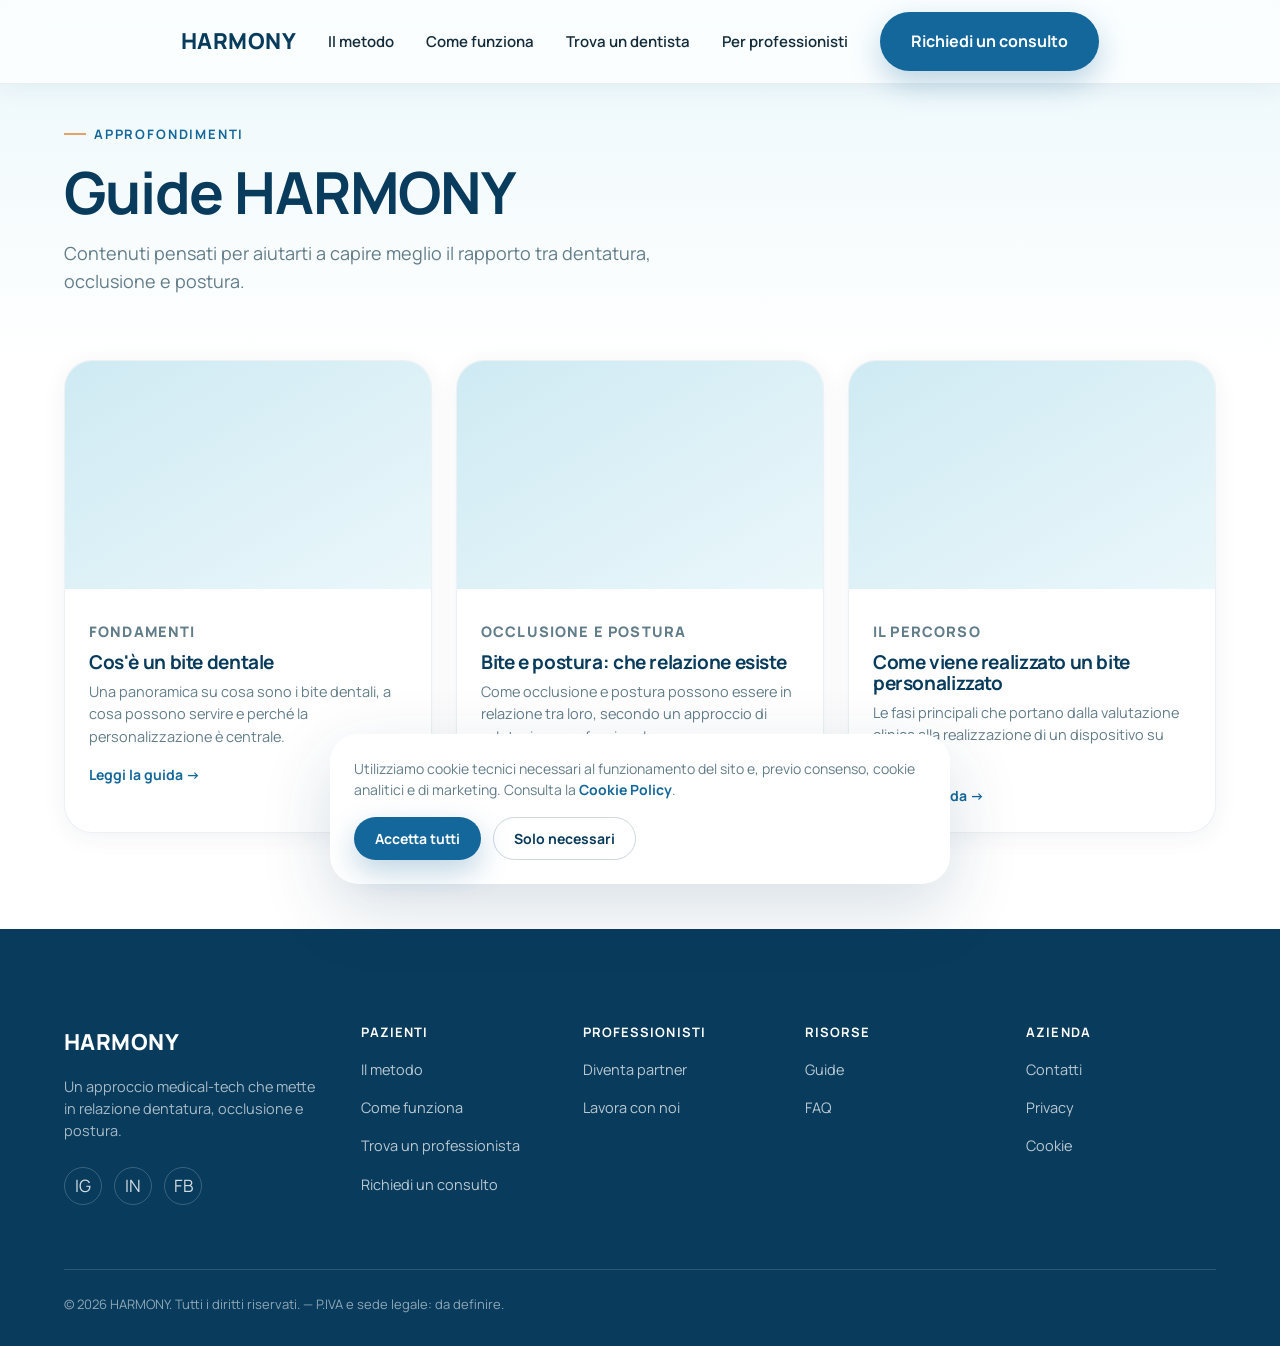
<file: guide/index.html>
<!DOCTYPE html>
<html lang="it">
<head>
<meta charset="UTF-8" />
<meta name="viewport" content="width=device-width, initial-scale=1" />
<title>Guide HARMONY — bite dentale, occlusione e postura</title>
<meta name="description" content="La raccolta di guide HARMONY su bite dentale, bite personalizzato e relazione tra occlusione e postura." />
<meta name="robots" content="index, follow" />
<link rel="canonical" href="https://www.harmony-health.it/guide" />
<meta property="og:type" content="website" />
<meta property="og:title" content="Guide HARMONY — bite dentale, occlusione e postura" />
<meta property="og:description" content="La raccolta di guide HARMONY su bite dentale, bite personalizzato e relazione tra occlusione e postura." />
<meta property="og:url" content="https://www.harmony-health.it/guide" />
<meta property="og:image" content="/assets/img/og-default.jpg" />
<meta property="og:locale" content="it_IT" />
<meta name="twitter:card" content="summary_large_image" />
<link rel="icon" href="data:image/svg+xml,%3Csvg xmlns='http://www.w3.org/2000/svg' viewBox='0 0 32 32'%3E%3Crect width='32' height='32' rx='8' fill='%2314679A'/%3E%3Ctext x='16' y='22' font-family='Arial' font-weight='bold' font-size='16' fill='white' text-anchor='middle'%3EH%3C/text%3E%3C/svg%3E" />
<link rel="preconnect" href="https://fonts.googleapis.com" />
<link rel="preconnect" href="https://fonts.gstatic.com" crossorigin />
<link href="https://fonts.googleapis.com/css2?family=Manrope:wght@500;600;700;800&family=Inter:wght@400;500;600&display=swap" rel="stylesheet" />
<link rel="stylesheet" href="../assets/css/style.css" />

</head>
<body>
<a class="skip-link" href="#main">Vai al contenuto principale</a>

<header class="site-header">
  <div class="container">
    <a href="../index.html" class="brand">HARMONY</a>
    <nav class="main-nav" aria-label="Navigazione principale">
      <ul>
        <li><a href="../il-metodo.html">Il metodo</a></li>
        <li><a href="../come-funziona.html">Come funziona</a></li>
        <li><a href="../trova-dentista.html">Trova un dentista</a></li>
        <li><a href="../professionisti.html">Per professionisti</a></li>
      </ul>
    </nav>
    <div class="header-actions">
      <a href="../contatti.html" class="btn btn-primary header-cta">Richiedi un consulto</a>
      <button class="nav-toggle" aria-label="Apri il menu" aria-expanded="false"><span></span></button>
    </div>
  </div>
</header>

<nav class="mobile-nav" aria-label="Navigazione mobile">
  <ul>
    <li><a href="../il-metodo.html">Il metodo</a></li>
    <li><a href="../come-funziona.html">Come funziona</a></li>
    <li><a href="../trova-dentista.html">Trova un dentista</a></li>
    <li><a href="../professionisti.html">Per professionisti</a></li>
    <li><a href="../guide/index.html">Guide</a></li>
    <li><a href="../faq.html">FAQ</a></li>
  </ul>
  <a href="../contatti.html" class="btn btn-primary btn-block">Richiedi un consulto</a>
</nav>


<main id="main">

  <section class="page-hero">
    <div class="container">
      <p class="eyebrow">Approfondimenti</p>
      <h1>Guide HARMONY</h1>
      <p class="lede">Contenuti pensati per aiutarti a capire meglio il rapporto tra dentatura, occlusione e postura.</p>
    </div>
  </section>
  <section class="section" style="padding-top:0">
    <div class="container">
      <div class="edu-grid" id="guides-list" data-reveal></div>
    </div>
  </section>
  <script src="../assets/js/data.js"></script>
  <script>
    (function () {
      var list = document.getElementById("guides-list");
      if (!list || !window.HARMONY_DATA) return;
      window.HARMONY_DATA.guides.forEach(function (g) {
        var el = document.createElement("article");
        el.className = "edu-card";
        el.innerHTML =
          '<div class="edu-card__media"></div>' +
          '<div class="edu-card__body">' +
          '<p class="edu-card__category">' + g.category + '</p>' +
          '<h3>' + g.title + '</h3>' +
          '<p>' + g.excerpt + '</p>' +
          '<a class="edu-link" href="' + g.slug + '.html" data-analytics="guide_opened">Leggi la guida →</a>' +
          '</div>';
        list.appendChild(el);
      });
    })();
  </script>

</main>

<footer class="site-footer">
  <div class="container">
    <div class="footer-grid">
      <div class="footer-brand">
        <a href="../index.html" class="brand">HARMONY</a>
        <p>Un approccio medical-tech che mette in relazione dentatura, occlusione e postura.</p>
        <div class="footer-social" style="margin-top:24px">
          <a href="#" aria-label="Instagram">IG</a>
          <a href="#" aria-label="LinkedIn">IN</a>
          <a href="#" aria-label="Facebook">FB</a>
        </div>
      </div>
      <div class="footer-col">
        <h5>Pazienti</h5>
        <ul>
          <li><a href="../il-metodo.html">Il metodo</a></li>
          <li><a href="../come-funziona.html">Come funziona</a></li>
          <li><a href="../trova-dentista.html">Trova un professionista</a></li>
          <li><a href="../contatti.html">Richiedi un consulto</a></li>
        </ul>
      </div>
      <div class="footer-col">
        <h5>Professionisti</h5>
        <ul>
          <li><a href="../diventa-partner.html">Diventa partner</a></li>
          <li><a href="../professionisti.html">Lavora con noi</a></li>
        </ul>
      </div>
      <div class="footer-col">
        <h5>Risorse</h5>
        <ul>
          <li><a href="../guide/index.html">Guide</a></li>
          <li><a href="../faq.html">FAQ</a></li>
        </ul>
      </div>
      <div class="footer-col">
        <h5>Azienda</h5>
        <ul>
          <li><a href="../contatti.html">Contatti</a></li>
          <li><a href="../privacy.html">Privacy</a></li>
          <li><a href="../cookie-policy.html">Cookie</a></li>
        </ul>
      </div>
    </div>
    <div class="footer-bottom">
      <span>&copy; 2026 HARMONY. Tutti i diritti riservati. — P.IVA e sede legale: da definire.</span>
    </div>
  </div>
</footer>

<div class="consent-banner" data-consent-banner>
  <p>Utilizziamo cookie tecnici necessari al funzionamento del sito e, previo consenso, cookie analitici e di marketing. Consulta la <a href="../cookie-policy.html">Cookie Policy</a>.</p>
  <div class="consent-actions">
    <button class="btn btn-primary" data-consent-accept>Accetta tutti</button>
    <button class="btn btn-outline" data-consent-reject>Solo necessari</button>
  </div>
</div>

<script src="../assets/js/data.js"></script>
<script src="../assets/js/main.js"></script>
</body>
</html>
</file>
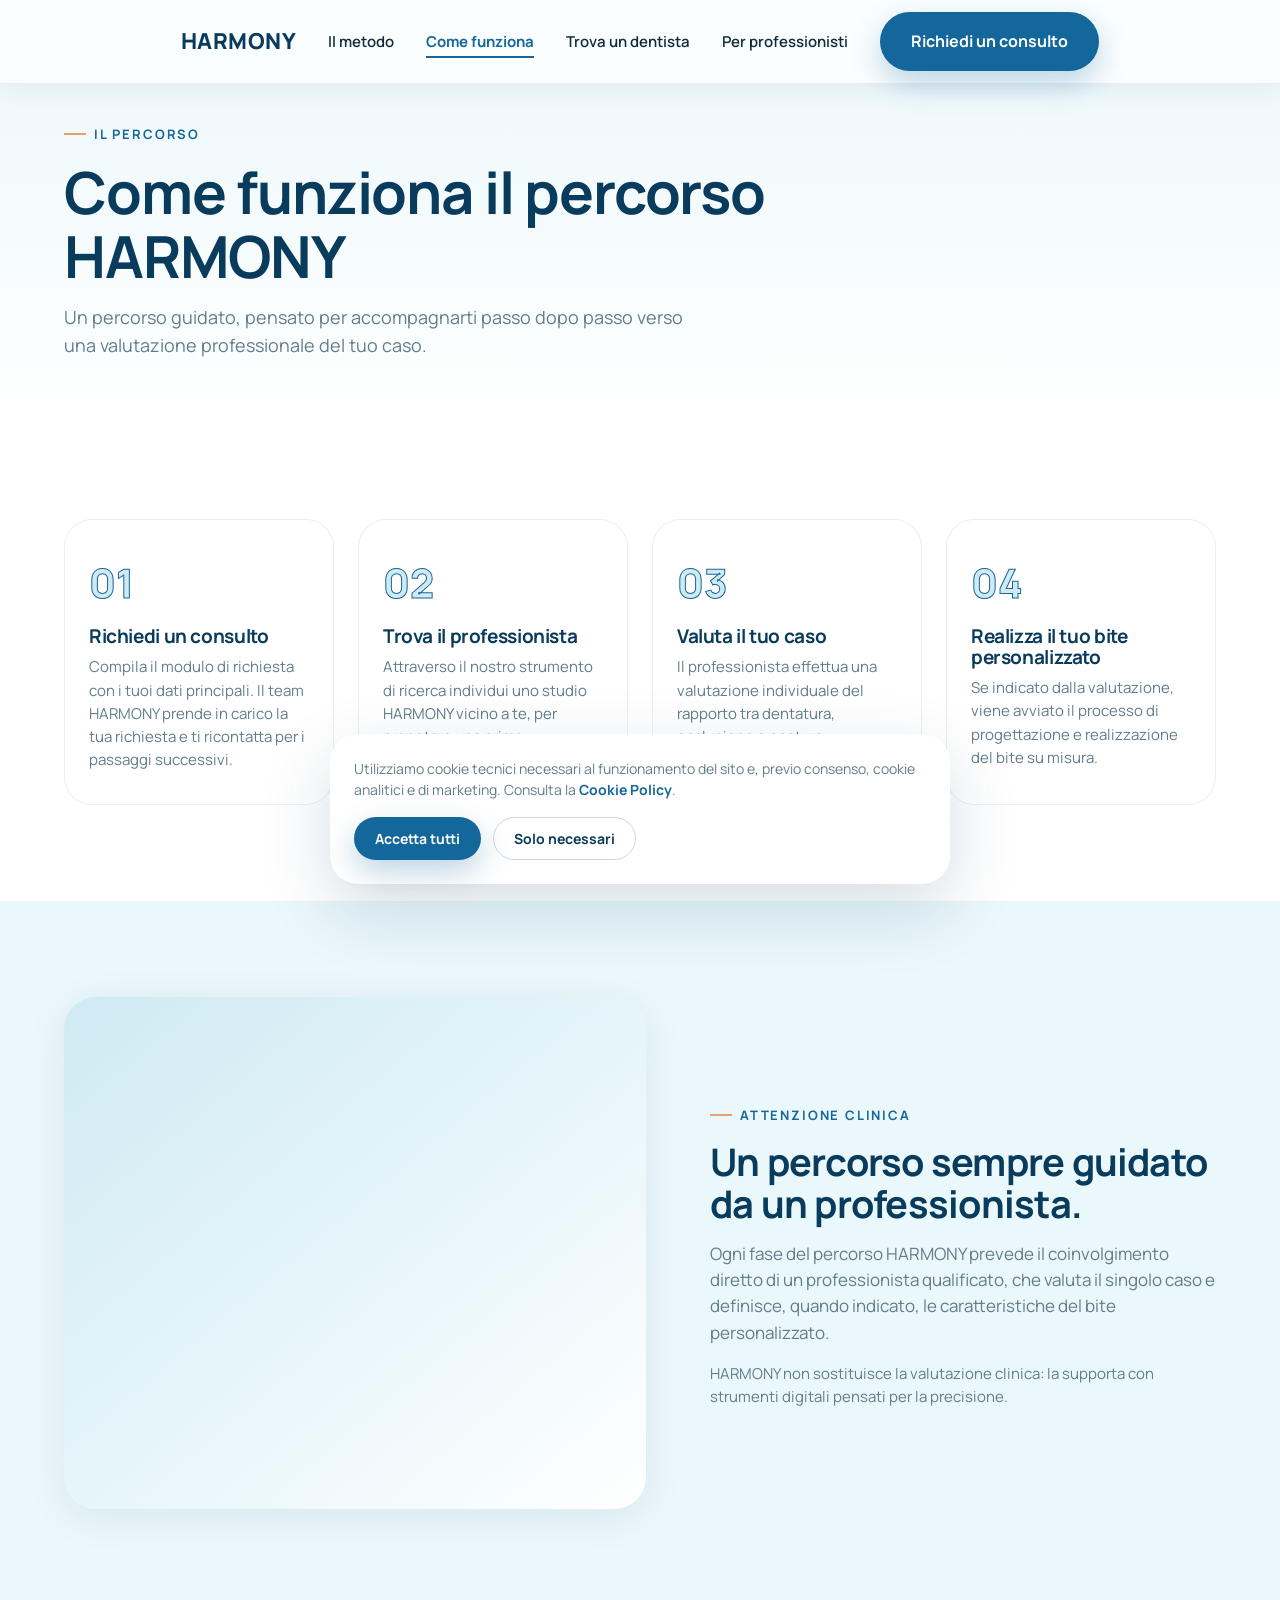
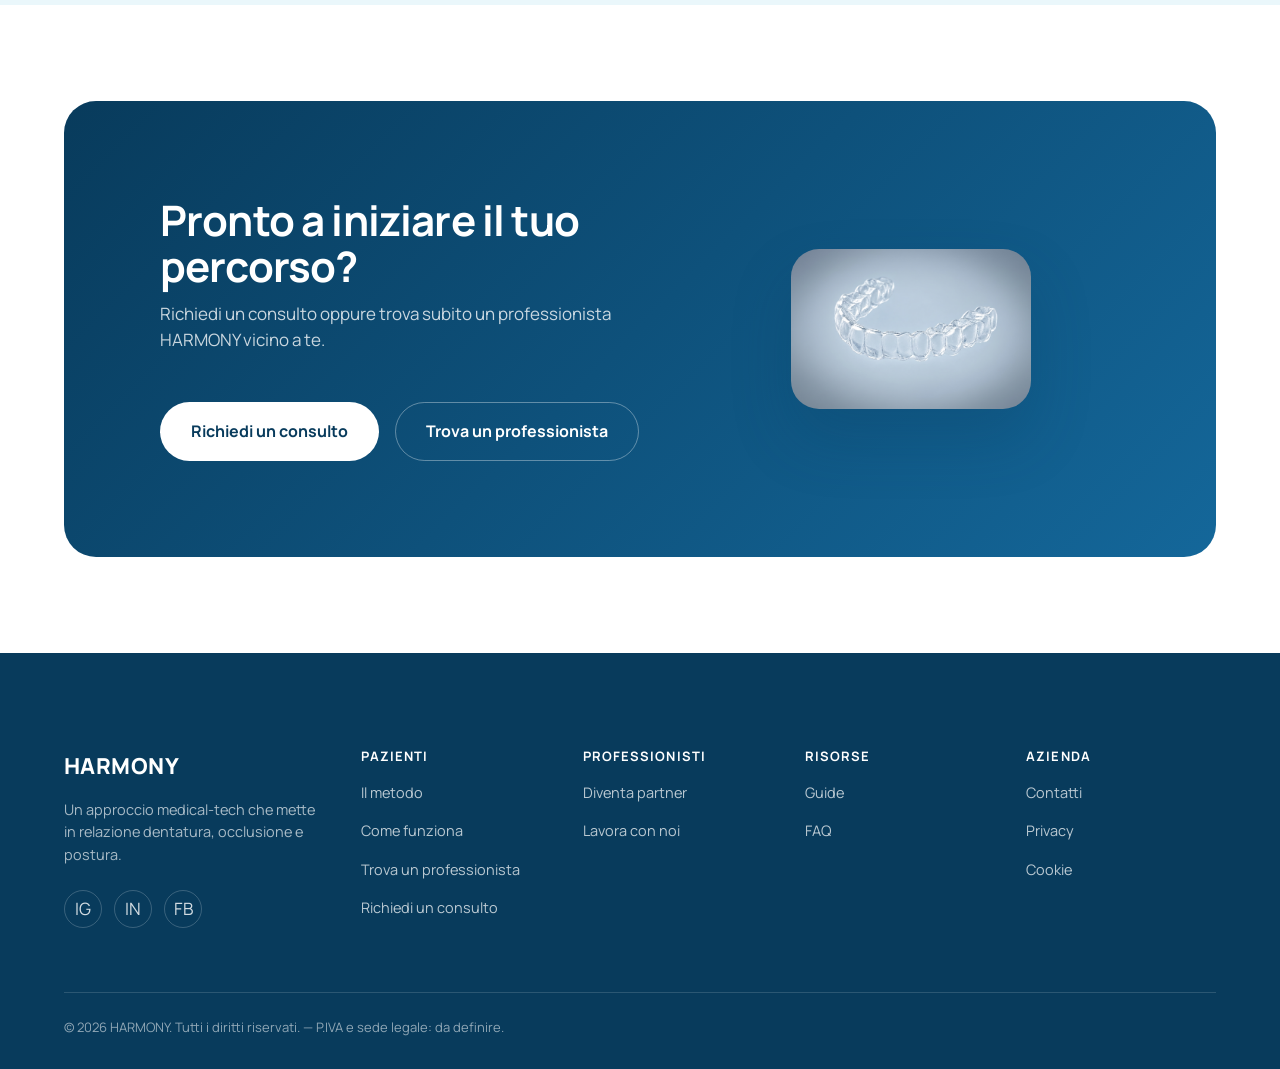
<file: come-funziona.html>
<!DOCTYPE html>
<html lang="it">
<head>
<meta charset="UTF-8" />
<meta name="viewport" content="width=device-width, initial-scale=1" />
<title>Come funziona il percorso HARMONY</title>
<meta name="description" content="Scopri le quattro fasi del percorso HARMONY: dalla richiesta di consulto alla realizzazione del bite personalizzato, con il supporto di professionisti qualificati." />
<meta name="robots" content="index, follow" />
<link rel="canonical" href="https://www.harmony-health.it/come-funziona" />
<meta property="og:type" content="website" />
<meta property="og:title" content="Come funziona il percorso HARMONY" />
<meta property="og:description" content="Le quattro fasi del percorso HARMONY, dalla richiesta di consulto al bite personalizzato." />
<meta property="og:url" content="https://www.harmony-health.it/come-funziona" />
<meta property="og:image" content="/assets/img/og-default.jpg" />
<link rel="icon" href="data:image/svg+xml,%3Csvg xmlns='http://www.w3.org/2000/svg' viewBox='0 0 32 32'%3E%3Crect width='32' height='32' rx='8' fill='%2314679A'/%3E%3Ctext x='16' y='22' font-family='Arial' font-weight='bold' font-size='16' fill='white' text-anchor='middle'%3EH%3C/text%3E%3C/svg%3E" />
<link rel="preconnect" href="https://fonts.googleapis.com" />
<link rel="preconnect" href="https://fonts.gstatic.com" crossorigin />
<link href="https://fonts.googleapis.com/css2?family=Manrope:wght@500;600;700;800&family=Inter:wght@400;500;600&display=swap" rel="stylesheet" />
<link rel="stylesheet" href="assets/css/style.css" />
<script type="application/ld+json">
{
  "@context": "https://schema.org",
  "@type": "BreadcrumbList",
  "itemListElement": [
    { "@type": "ListItem", "position": 1, "name": "Home", "item": "https://www.harmony-health.it/" },
    { "@type": "ListItem", "position": 2, "name": "Come funziona", "item": "https://www.harmony-health.it/come-funziona" }
  ]
}
</script>
</head>
<body>
<a class="skip-link" href="#main">Vai al contenuto principale</a>

<header class="site-header">
  <div class="container">
    <a href="index.html" class="brand">HARMONY</a>
    <nav class="main-nav" aria-label="Navigazione principale">
      <ul>
        <li><a href="il-metodo.html">Il metodo</a></li>
        <li><a href="come-funziona.html" aria-current="page">Come funziona</a></li>
        <li><a href="trova-dentista.html">Trova un dentista</a></li>
        <li><a href="professionisti.html">Per professionisti</a></li>
      </ul>
    </nav>
    <div class="header-actions">
      <a href="contatti.html" class="btn btn-primary header-cta">Richiedi un consulto</a>
      <button class="nav-toggle" aria-label="Apri il menu" aria-expanded="false"><span></span></button>
    </div>
  </div>
</header>

<nav class="mobile-nav" aria-label="Navigazione mobile">
  <ul>
    <li><a href="il-metodo.html">Il metodo</a></li>
    <li><a href="come-funziona.html">Come funziona</a></li>
    <li><a href="trova-dentista.html">Trova un dentista</a></li>
    <li><a href="professionisti.html">Per professionisti</a></li>
    <li><a href="guide/index.html">Guide</a></li>
    <li><a href="faq.html">FAQ</a></li>
  </ul>
  <a href="contatti.html" class="btn btn-primary btn-block">Richiedi un consulto</a>
</nav>


<main id="main">
  <section class="page-hero">
    <div class="container">
      <p class="eyebrow">Il percorso</p>
      <h1>Come funziona il percorso HARMONY</h1>
      <p class="lede">Un percorso guidato, pensato per accompagnarti passo dopo passo verso una valutazione professionale del tuo caso.</p>
    </div>
  </section>

  <section class="section">
    <div class="container">
      <div class="process-steps">
        <div class="process-step" data-reveal>
          <span class="step-index">01</span>
          <h3>Richiedi un consulto</h3>
          <p>Compila il modulo di richiesta con i tuoi dati principali. Il team HARMONY prende in carico la tua richiesta e ti ricontatta per i passaggi successivi.</p>
        </div>
        <div class="process-step" data-reveal>
          <span class="step-index">02</span>
          <h3>Trova il professionista</h3>
          <p>Attraverso il nostro strumento di ricerca individui uno studio HARMONY vicino a te, per prenotare una prima valutazione.</p>
        </div>
        <div class="process-step" data-reveal>
          <span class="step-index">03</span>
          <h3>Valuta il tuo caso</h3>
          <p>Il professionista effettua una valutazione individuale del rapporto tra dentatura, occlusione e postura.</p>
        </div>
        <div class="process-step" data-reveal>
          <span class="step-index">04</span>
          <h3>Realizza il tuo bite personalizzato</h3>
          <p>Se indicato dalla valutazione, viene avviato il processo di progettazione e realizzazione del bite su misura.</p>
        </div>
      </div>
    </div>
  </section>

  <section class="section bg-ice">
    <div class="container">
      <div class="split-block" data-reveal>
        <div class="split-media"><div class="media-fill" role="img" aria-label="Professionista durante una valutazione clinica"></div></div>
        <div>
          <p class="eyebrow">Attenzione clinica</p>
          <h2 style="font-size:clamp(28px,4vw,38px)">Un percorso sempre guidato da un professionista.</h2>
          <p class="text-muted" style="margin-top:16px; font-size:17px;">Ogni fase del percorso HARMONY prevede il coinvolgimento diretto di un professionista qualificato, che valuta il singolo caso e definisce, quando indicato, le caratteristiche del bite personalizzato.</p>
          <p class="text-muted" style="margin-top:16px; font-size:15px;">HARMONY non sostituisce la valutazione clinica: la supporta con strumenti digitali pensati per la precisione.</p>
        </div>
      </div>
    </div>
  </section>

  <section class="section">
    <div class="container">
      <div class="cta-block" data-reveal>
        <div>
          <h2>Pronto a iniziare il tuo percorso?</h2>
          <p>Richiedi un consulto oppure trova subito un professionista HARMONY vicino a te.</p>
          <div class="hero-cta-row">
            <a href="contatti.html" class="btn btn-light">Richiedi un consulto</a>
            <a href="trova-dentista.html" class="btn btn-ghost-inverse">Trova un professionista</a>
          </div>
        </div>
        <div class="cta-visual">
          <div class="bite-viewer" style="max-width:240px;">
            <div class="bite-model"><img class="bite-photo" src="assets/img/demoBiteImage.jpg" alt="Bite trasparente HARMONY, esempio di dispositivo personalizzato" width="1264" height="843" loading="lazy" /></div>
          </div>
        </div>
      </div>
    </div>
  </section>
</main>

<footer class="site-footer">
  <div class="container">
    <div class="footer-grid">
      <div class="footer-brand">
        <a href="index.html" class="brand">HARMONY</a>
        <p>Un approccio medical-tech che mette in relazione dentatura, occlusione e postura.</p>
        <div class="footer-social" style="margin-top:24px">
          <a href="#" aria-label="Instagram">IG</a>
          <a href="#" aria-label="LinkedIn">IN</a>
          <a href="#" aria-label="Facebook">FB</a>
        </div>
      </div>
      <div class="footer-col">
        <h5>Pazienti</h5>
        <ul>
          <li><a href="il-metodo.html">Il metodo</a></li>
          <li><a href="come-funziona.html">Come funziona</a></li>
          <li><a href="trova-dentista.html">Trova un professionista</a></li>
          <li><a href="contatti.html">Richiedi un consulto</a></li>
        </ul>
      </div>
      <div class="footer-col">
        <h5>Professionisti</h5>
        <ul>
          <li><a href="diventa-partner.html">Diventa partner</a></li>
          <li><a href="professionisti.html">Lavora con noi</a></li>
        </ul>
      </div>
      <div class="footer-col">
        <h5>Risorse</h5>
        <ul>
          <li><a href="guide/index.html">Guide</a></li>
          <li><a href="faq.html">FAQ</a></li>
        </ul>
      </div>
      <div class="footer-col">
        <h5>Azienda</h5>
        <ul>
          <li><a href="contatti.html">Contatti</a></li>
          <li><a href="privacy.html">Privacy</a></li>
          <li><a href="cookie-policy.html">Cookie</a></li>
        </ul>
      </div>
    </div>
    <div class="footer-bottom">
      <span>&copy; 2026 HARMONY. Tutti i diritti riservati. — P.IVA e sede legale: da definire.</span>
    </div>
  </div>
</footer>

<div class="consent-banner" data-consent-banner>
  <p>Utilizziamo cookie tecnici necessari al funzionamento del sito e, previo consenso, cookie analitici e di marketing. Consulta la <a href="cookie-policy.html">Cookie Policy</a>.</p>
  <div class="consent-actions">
    <button class="btn btn-primary" data-consent-accept>Accetta tutti</button>
    <button class="btn btn-outline" data-consent-reject>Solo necessari</button>
  </div>
</div>

<script src="assets/js/data.js"></script>
<script src="assets/js/main.js"></script>
</body>
</html>
</file>
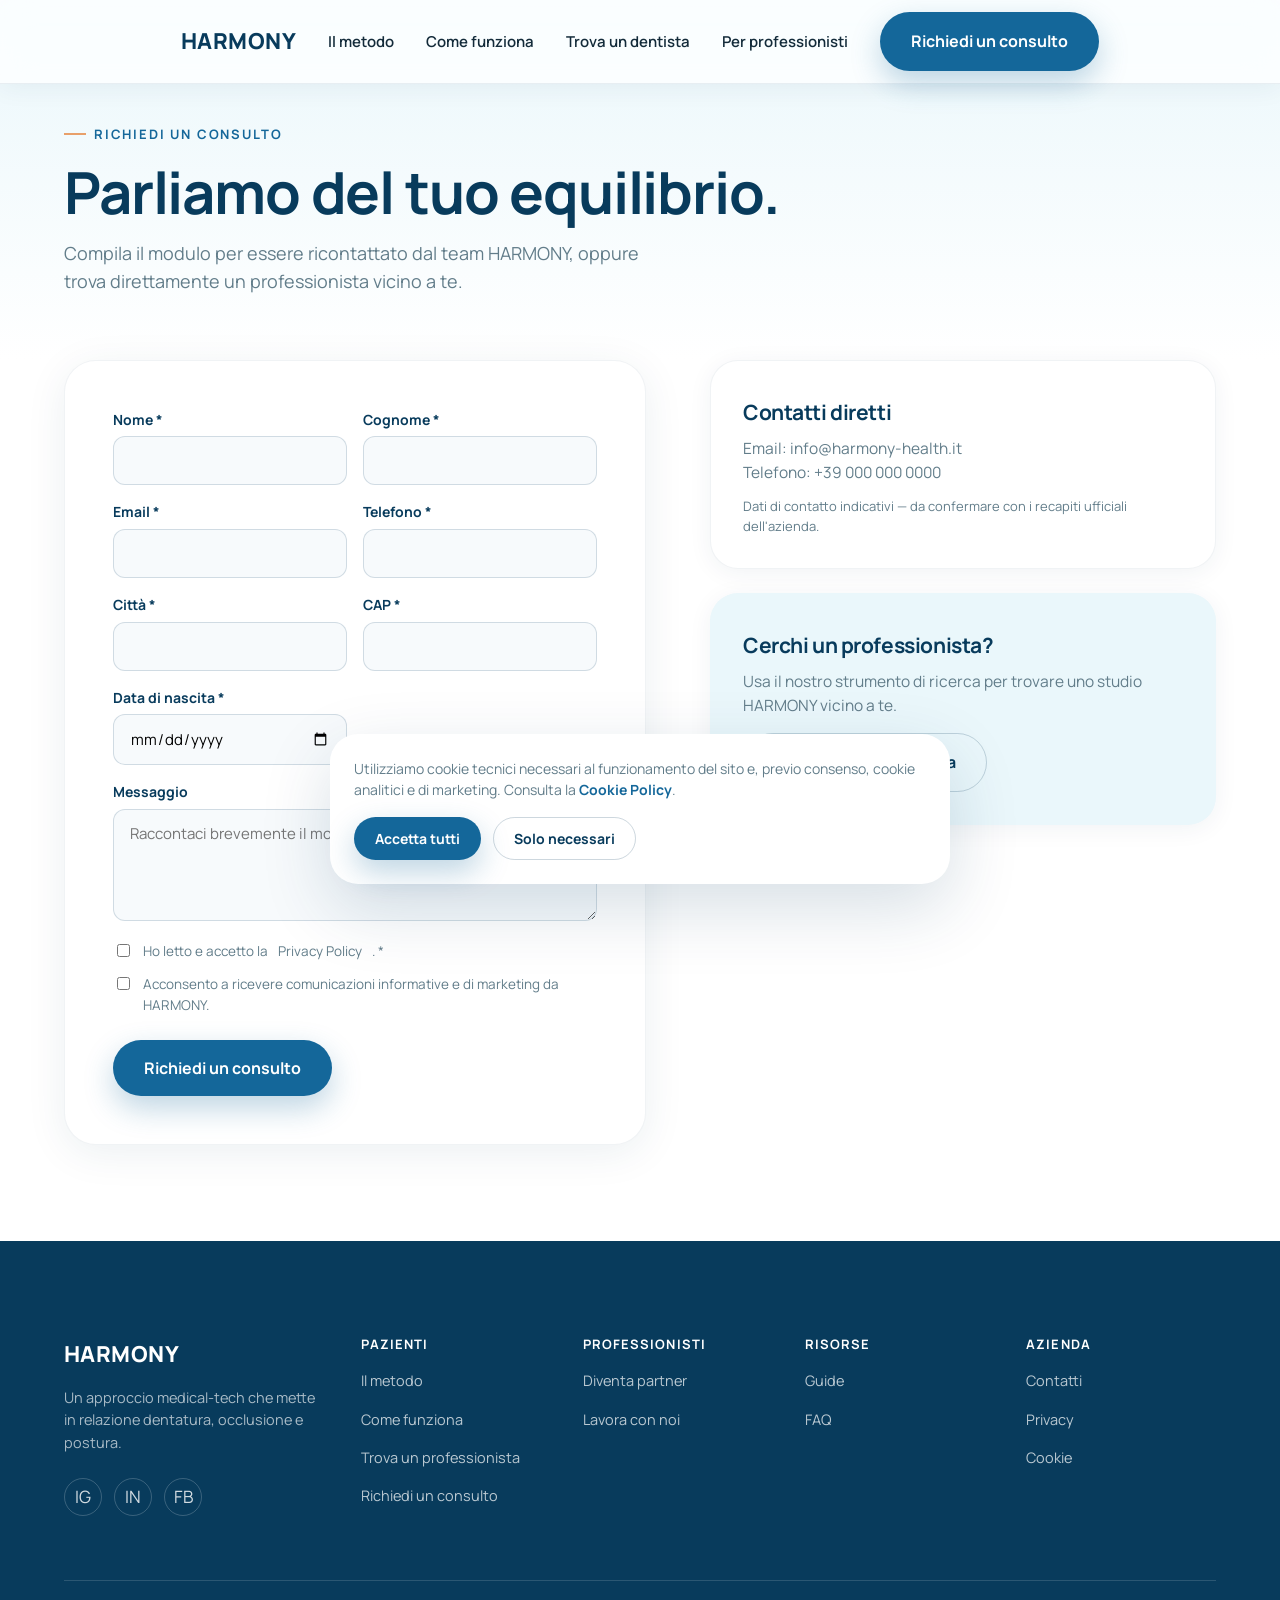
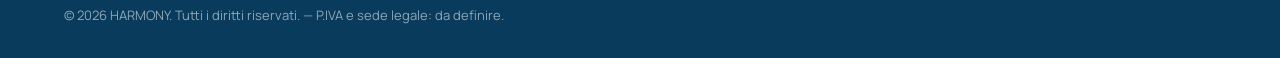
<file: contatti.html>
<!DOCTYPE html>
<html lang="it">
<head>
<meta charset="UTF-8" />
<meta name="viewport" content="width=device-width, initial-scale=1" />
<title>Contatti e richiesta consulto — HARMONY</title>
<meta name="description" content="Richiedi un consulto HARMONY compilando il modulo con i tuoi dati, oppure contattaci direttamente via email o telefono." />
<meta name="robots" content="index, follow" />
<link rel="canonical" href="https://www.harmony-health.it/contatti" />
<meta property="og:type" content="website" />
<meta property="og:title" content="Contatti e richiesta consulto — HARMONY" />
<meta property="og:description" content="Richiedi un consulto HARMONY compilando il modulo con i tuoi dati, oppure contattaci direttamente via email o telefono." />
<meta property="og:url" content="https://www.harmony-health.it/contatti" />
<meta property="og:image" content="/assets/img/og-default.jpg" />
<meta property="og:locale" content="it_IT" />
<meta name="twitter:card" content="summary_large_image" />
<link rel="icon" href="data:image/svg+xml,%3Csvg xmlns='http://www.w3.org/2000/svg' viewBox='0 0 32 32'%3E%3Crect width='32' height='32' rx='8' fill='%2314679A'/%3E%3Ctext x='16' y='22' font-family='Arial' font-weight='bold' font-size='16' fill='white' text-anchor='middle'%3EH%3C/text%3E%3C/svg%3E" />
<link rel="preconnect" href="https://fonts.googleapis.com" />
<link rel="preconnect" href="https://fonts.gstatic.com" crossorigin />
<link href="https://fonts.googleapis.com/css2?family=Manrope:wght@500;600;700;800&family=Inter:wght@400;500;600&display=swap" rel="stylesheet" />
<link rel="stylesheet" href="assets/css/style.css" />

</head>
<body>
<a class="skip-link" href="#main">Vai al contenuto principale</a>

<header class="site-header">
  <div class="container">
    <a href="index.html" class="brand">HARMONY</a>
    <nav class="main-nav" aria-label="Navigazione principale">
      <ul>
        <li><a href="il-metodo.html">Il metodo</a></li>
        <li><a href="come-funziona.html">Come funziona</a></li>
        <li><a href="trova-dentista.html">Trova un dentista</a></li>
        <li><a href="professionisti.html">Per professionisti</a></li>
      </ul>
    </nav>
    <div class="header-actions">
      <a href="contatti.html" class="btn btn-primary header-cta">Richiedi un consulto</a>
      <button class="nav-toggle" aria-label="Apri il menu" aria-expanded="false"><span></span></button>
    </div>
  </div>
</header>

<nav class="mobile-nav" aria-label="Navigazione mobile">
  <ul>
    <li><a href="il-metodo.html">Il metodo</a></li>
    <li><a href="come-funziona.html">Come funziona</a></li>
    <li><a href="trova-dentista.html">Trova un dentista</a></li>
    <li><a href="professionisti.html">Per professionisti</a></li>
    <li><a href="guide/index.html">Guide</a></li>
    <li><a href="faq.html">FAQ</a></li>
  </ul>
  <a href="contatti.html" class="btn btn-primary btn-block">Richiedi un consulto</a>
</nav>


<main id="main">

  <section class="page-hero">
    <div class="container">
      <p class="eyebrow">Richiedi un consulto</p>
      <h1>Parliamo del tuo equilibrio.</h1>
      <p class="lede">Compila il modulo per essere ricontattato dal team HARMONY, oppure trova direttamente un professionista vicino a te.</p>
    </div>
  </section>

  <section class="section" style="padding-top:0">
    <div class="container">
      <div class="split-block" style="align-items:start">
        <form class="form-card" data-form="patient" data-analytics-submit="patient_form_submitted" novalidate>
          <div class="form-grid cols-2">
            <div class="field"><label for="c-firstName">Nome *</label><input id="c-firstName" name="firstName" type="text" required /><span class="field-error">Inserisci il tuo nome.</span></div>
            <div class="field"><label for="c-lastName">Cognome *</label><input id="c-lastName" name="lastName" type="text" required /><span class="field-error">Inserisci il tuo cognome.</span></div>
            <div class="field"><label for="c-email">Email *</label><input id="c-email" name="email" type="email" required /><span class="field-error">Inserisci un'email valida.</span></div>
            <div class="field"><label for="c-phone">Telefono *</label><input id="c-phone" name="phone" type="tel" required /><span class="field-error">Inserisci un numero di telefono.</span></div>
            <div class="field"><label for="c-city">Città *</label><input id="c-city" name="city" type="text" required /><span class="field-error">Campo obbligatorio.</span></div>
            <div class="field"><label for="c-postalCode">CAP *</label><input id="c-postalCode" name="postalCode" type="text" required /><span class="field-error">Campo obbligatorio.</span></div>
            <div class="field"><label for="c-birthDate">Data di nascita *</label><input id="c-birthDate" name="birthDate" type="date" required /><span class="field-error">Campo obbligatorio.</span></div>
          </div>
          <div class="field" style="margin-top:16px"><label for="c-message">Messaggio</label><textarea id="c-message" name="message" rows="4" placeholder="Raccontaci brevemente il motivo della richiesta"></textarea></div>

          <div style="margin-top:20px; display:grid; gap:12px;">
            <label class="field-checkbox"><input type="checkbox" required /> Ho letto e accetto la <a href="privacy.html">Privacy Policy</a>. *</label>
            <label class="field-checkbox"><input type="checkbox" /> Acconsento a ricevere comunicazioni informative e di marketing da HARMONY.</label>
          </div>

          <div class="form-actions">
            <button type="submit" class="btn btn-primary">Richiedi un consulto</button>
          </div>
          <div class="form-status" role="status" aria-live="polite"></div>
        </form>

        <div class="stack">
          <div class="card">
            <h3>Contatti diretti</h3>
            <p>Email: info@harmony-health.it<br />Telefono: +39 000 000 0000</p>
            <p style="margin-top:12px; font-size:13px;">Dati di contatto indicativi — da confermare con i recapiti ufficiali dell'azienda.</p>
          </div>
          <div class="card card--ice">
            <h3>Cerchi un professionista?</h3>
            <p>Usa il nostro strumento di ricerca per trovare uno studio HARMONY vicino a te.</p>
            <a href="trova-dentista.html" class="btn btn-outline" style="margin-top:16px">Trova un professionista</a>
          </div>
        </div>
      </div>
    </div>
  </section>

</main>

<footer class="site-footer">
  <div class="container">
    <div class="footer-grid">
      <div class="footer-brand">
        <a href="index.html" class="brand">HARMONY</a>
        <p>Un approccio medical-tech che mette in relazione dentatura, occlusione e postura.</p>
        <div class="footer-social" style="margin-top:24px">
          <a href="#" aria-label="Instagram">IG</a>
          <a href="#" aria-label="LinkedIn">IN</a>
          <a href="#" aria-label="Facebook">FB</a>
        </div>
      </div>
      <div class="footer-col">
        <h5>Pazienti</h5>
        <ul>
          <li><a href="il-metodo.html">Il metodo</a></li>
          <li><a href="come-funziona.html">Come funziona</a></li>
          <li><a href="trova-dentista.html">Trova un professionista</a></li>
          <li><a href="contatti.html">Richiedi un consulto</a></li>
        </ul>
      </div>
      <div class="footer-col">
        <h5>Professionisti</h5>
        <ul>
          <li><a href="diventa-partner.html">Diventa partner</a></li>
          <li><a href="professionisti.html">Lavora con noi</a></li>
        </ul>
      </div>
      <div class="footer-col">
        <h5>Risorse</h5>
        <ul>
          <li><a href="guide/index.html">Guide</a></li>
          <li><a href="faq.html">FAQ</a></li>
        </ul>
      </div>
      <div class="footer-col">
        <h5>Azienda</h5>
        <ul>
          <li><a href="contatti.html">Contatti</a></li>
          <li><a href="privacy.html">Privacy</a></li>
          <li><a href="cookie-policy.html">Cookie</a></li>
        </ul>
      </div>
    </div>
    <div class="footer-bottom">
      <span>&copy; 2026 HARMONY. Tutti i diritti riservati. — P.IVA e sede legale: da definire.</span>
    </div>
  </div>
</footer>

<div class="consent-banner" data-consent-banner>
  <p>Utilizziamo cookie tecnici necessari al funzionamento del sito e, previo consenso, cookie analitici e di marketing. Consulta la <a href="cookie-policy.html">Cookie Policy</a>.</p>
  <div class="consent-actions">
    <button class="btn btn-primary" data-consent-accept>Accetta tutti</button>
    <button class="btn btn-outline" data-consent-reject>Solo necessari</button>
  </div>
</div>

<script src="assets/js/data.js"></script>
<script src="assets/js/main.js"></script>
</body>
</html>
</file>
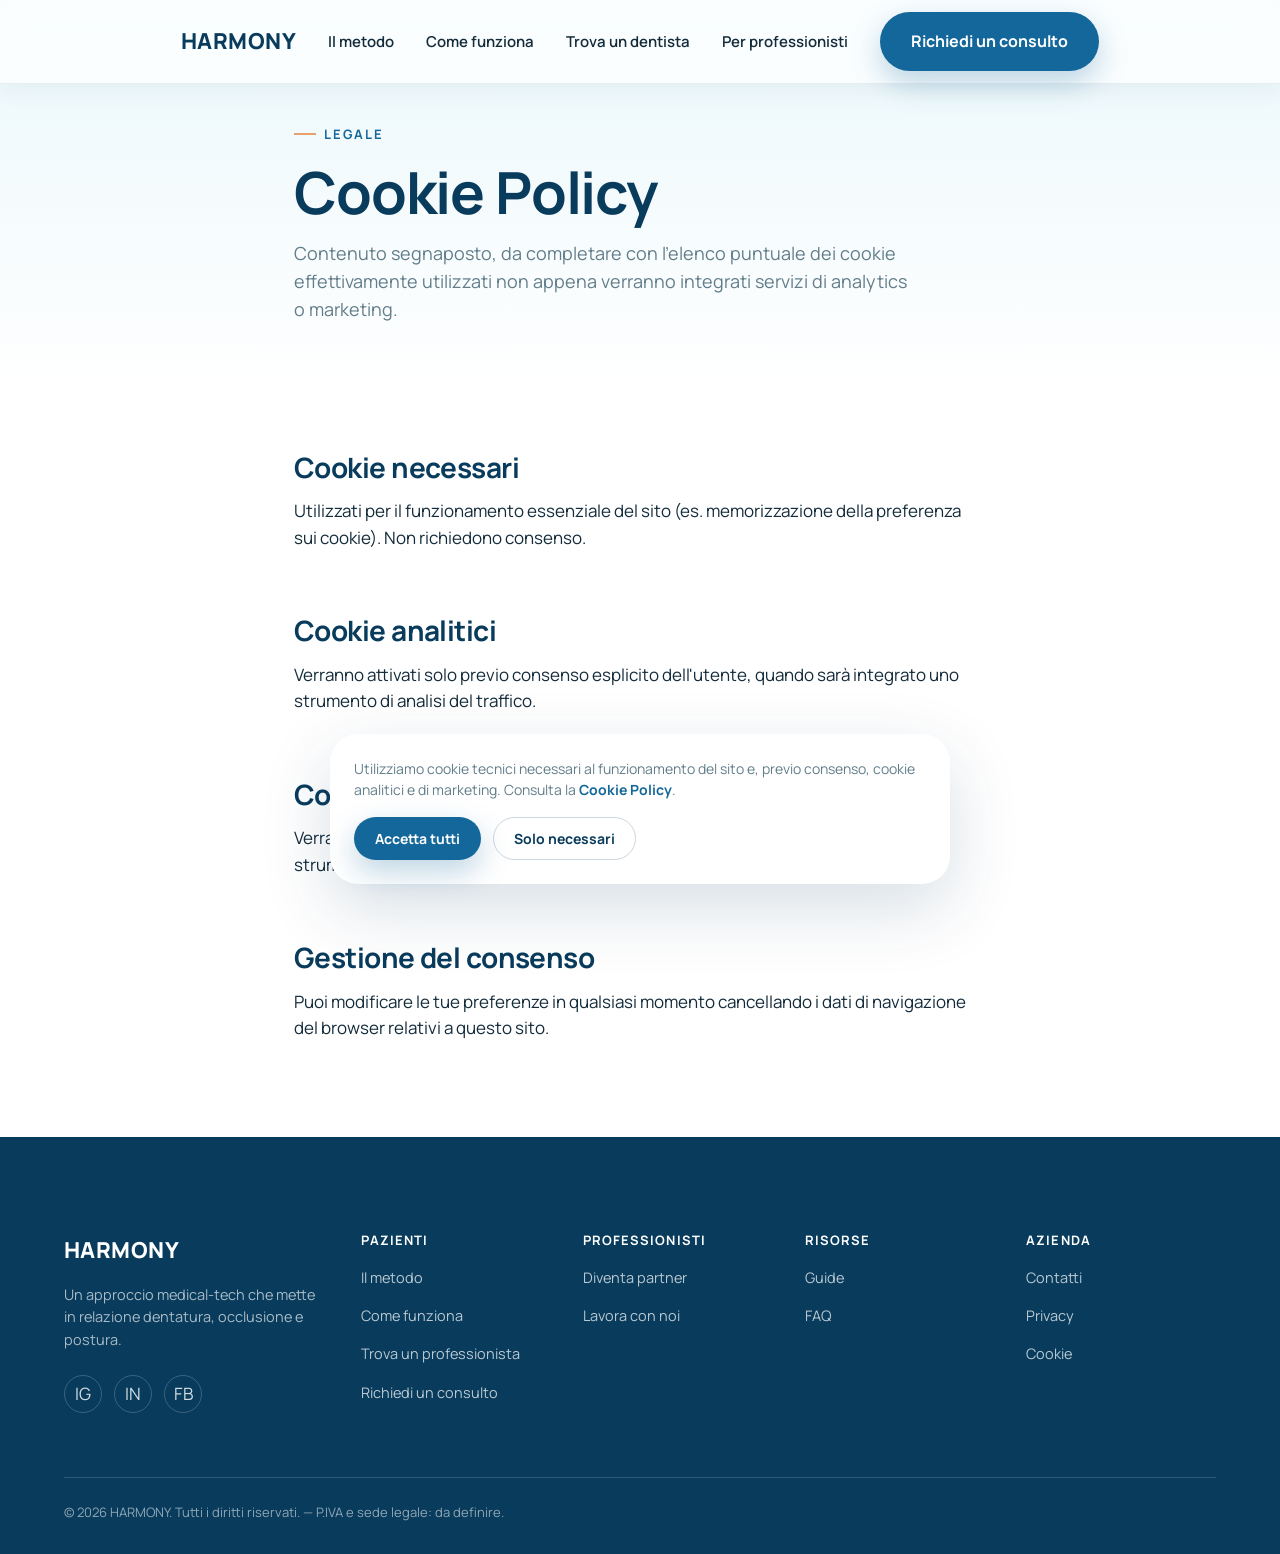
<file: cookie-policy.html>
<!DOCTYPE html>
<html lang="it">
<head>
<meta charset="UTF-8" />
<meta name="viewport" content="width=device-width, initial-scale=1" />
<title>Cookie Policy — HARMONY</title>
<meta name="description" content="Informazioni sull'utilizzo dei cookie sul sito HARMONY e sulla gestione del consenso." />
<meta name="robots" content="index, follow" />
<link rel="canonical" href="https://www.harmony-health.it/cookie-policy" />
<meta property="og:type" content="website" />
<meta property="og:title" content="Cookie Policy — HARMONY" />
<meta property="og:description" content="Informazioni sull'utilizzo dei cookie sul sito HARMONY e sulla gestione del consenso." />
<meta property="og:url" content="https://www.harmony-health.it/cookie-policy" />
<meta property="og:image" content="/assets/img/og-default.jpg" />
<meta property="og:locale" content="it_IT" />
<meta name="twitter:card" content="summary_large_image" />
<link rel="icon" href="data:image/svg+xml,%3Csvg xmlns='http://www.w3.org/2000/svg' viewBox='0 0 32 32'%3E%3Crect width='32' height='32' rx='8' fill='%2314679A'/%3E%3Ctext x='16' y='22' font-family='Arial' font-weight='bold' font-size='16' fill='white' text-anchor='middle'%3EH%3C/text%3E%3C/svg%3E" />
<link rel="preconnect" href="https://fonts.googleapis.com" />
<link rel="preconnect" href="https://fonts.gstatic.com" crossorigin />
<link href="https://fonts.googleapis.com/css2?family=Manrope:wght@500;600;700;800&family=Inter:wght@400;500;600&display=swap" rel="stylesheet" />
<link rel="stylesheet" href="assets/css/style.css" />

</head>
<body>
<a class="skip-link" href="#main">Vai al contenuto principale</a>

<header class="site-header">
  <div class="container">
    <a href="index.html" class="brand">HARMONY</a>
    <nav class="main-nav" aria-label="Navigazione principale">
      <ul>
        <li><a href="il-metodo.html">Il metodo</a></li>
        <li><a href="come-funziona.html">Come funziona</a></li>
        <li><a href="trova-dentista.html">Trova un dentista</a></li>
        <li><a href="professionisti.html">Per professionisti</a></li>
      </ul>
    </nav>
    <div class="header-actions">
      <a href="contatti.html" class="btn btn-primary header-cta">Richiedi un consulto</a>
      <button class="nav-toggle" aria-label="Apri il menu" aria-expanded="false"><span></span></button>
    </div>
  </div>
</header>

<nav class="mobile-nav" aria-label="Navigazione mobile">
  <ul>
    <li><a href="il-metodo.html">Il metodo</a></li>
    <li><a href="come-funziona.html">Come funziona</a></li>
    <li><a href="trova-dentista.html">Trova un dentista</a></li>
    <li><a href="professionisti.html">Per professionisti</a></li>
    <li><a href="guide/index.html">Guide</a></li>
    <li><a href="faq.html">FAQ</a></li>
  </ul>
  <a href="contatti.html" class="btn btn-primary btn-block">Richiedi un consulto</a>
</nav>


<main id="main">

  <section class="page-hero">
    <div class="container" style="max-width:820px">
      <p class="eyebrow">Legale</p>
      <h1>Cookie Policy</h1>
      <p class="lede">Contenuto segnaposto, da completare con l'elenco puntuale dei cookie effettivamente utilizzati non appena verranno integrati servizi di analytics o marketing.</p>
    </div>
  </section>
  <section class="section" style="padding-top:0">
    <div class="container article-body" style="max-width:820px">
      <h2>Cookie necessari</h2>
      <p>Utilizzati per il funzionamento essenziale del sito (es. memorizzazione della preferenza sui cookie). Non richiedono consenso.</p>
      <h2>Cookie analitici</h2>
      <p>Verranno attivati solo previo consenso esplicito dell'utente, quando sarà integrato uno strumento di analisi del traffico.</p>
      <h2>Cookie di marketing</h2>
      <p>Verranno attivati solo previo consenso esplicito dell'utente, quando saranno integrati strumenti di marketing.</p>
      <h2>Gestione del consenso</h2>
      <p>Puoi modificare le tue preferenze in qualsiasi momento cancellando i dati di navigazione del browser relativi a questo sito.</p>
    </div>
  </section>

</main>

<footer class="site-footer">
  <div class="container">
    <div class="footer-grid">
      <div class="footer-brand">
        <a href="index.html" class="brand">HARMONY</a>
        <p>Un approccio medical-tech che mette in relazione dentatura, occlusione e postura.</p>
        <div class="footer-social" style="margin-top:24px">
          <a href="#" aria-label="Instagram">IG</a>
          <a href="#" aria-label="LinkedIn">IN</a>
          <a href="#" aria-label="Facebook">FB</a>
        </div>
      </div>
      <div class="footer-col">
        <h5>Pazienti</h5>
        <ul>
          <li><a href="il-metodo.html">Il metodo</a></li>
          <li><a href="come-funziona.html">Come funziona</a></li>
          <li><a href="trova-dentista.html">Trova un professionista</a></li>
          <li><a href="contatti.html">Richiedi un consulto</a></li>
        </ul>
      </div>
      <div class="footer-col">
        <h5>Professionisti</h5>
        <ul>
          <li><a href="diventa-partner.html">Diventa partner</a></li>
          <li><a href="professionisti.html">Lavora con noi</a></li>
        </ul>
      </div>
      <div class="footer-col">
        <h5>Risorse</h5>
        <ul>
          <li><a href="guide/index.html">Guide</a></li>
          <li><a href="faq.html">FAQ</a></li>
        </ul>
      </div>
      <div class="footer-col">
        <h5>Azienda</h5>
        <ul>
          <li><a href="contatti.html">Contatti</a></li>
          <li><a href="privacy.html">Privacy</a></li>
          <li><a href="cookie-policy.html">Cookie</a></li>
        </ul>
      </div>
    </div>
    <div class="footer-bottom">
      <span>&copy; 2026 HARMONY. Tutti i diritti riservati. — P.IVA e sede legale: da definire.</span>
    </div>
  </div>
</footer>

<div class="consent-banner" data-consent-banner>
  <p>Utilizziamo cookie tecnici necessari al funzionamento del sito e, previo consenso, cookie analitici e di marketing. Consulta la <a href="cookie-policy.html">Cookie Policy</a>.</p>
  <div class="consent-actions">
    <button class="btn btn-primary" data-consent-accept>Accetta tutti</button>
    <button class="btn btn-outline" data-consent-reject>Solo necessari</button>
  </div>
</div>

<script src="assets/js/data.js"></script>
<script src="assets/js/main.js"></script>
</body>
</html>
</file>
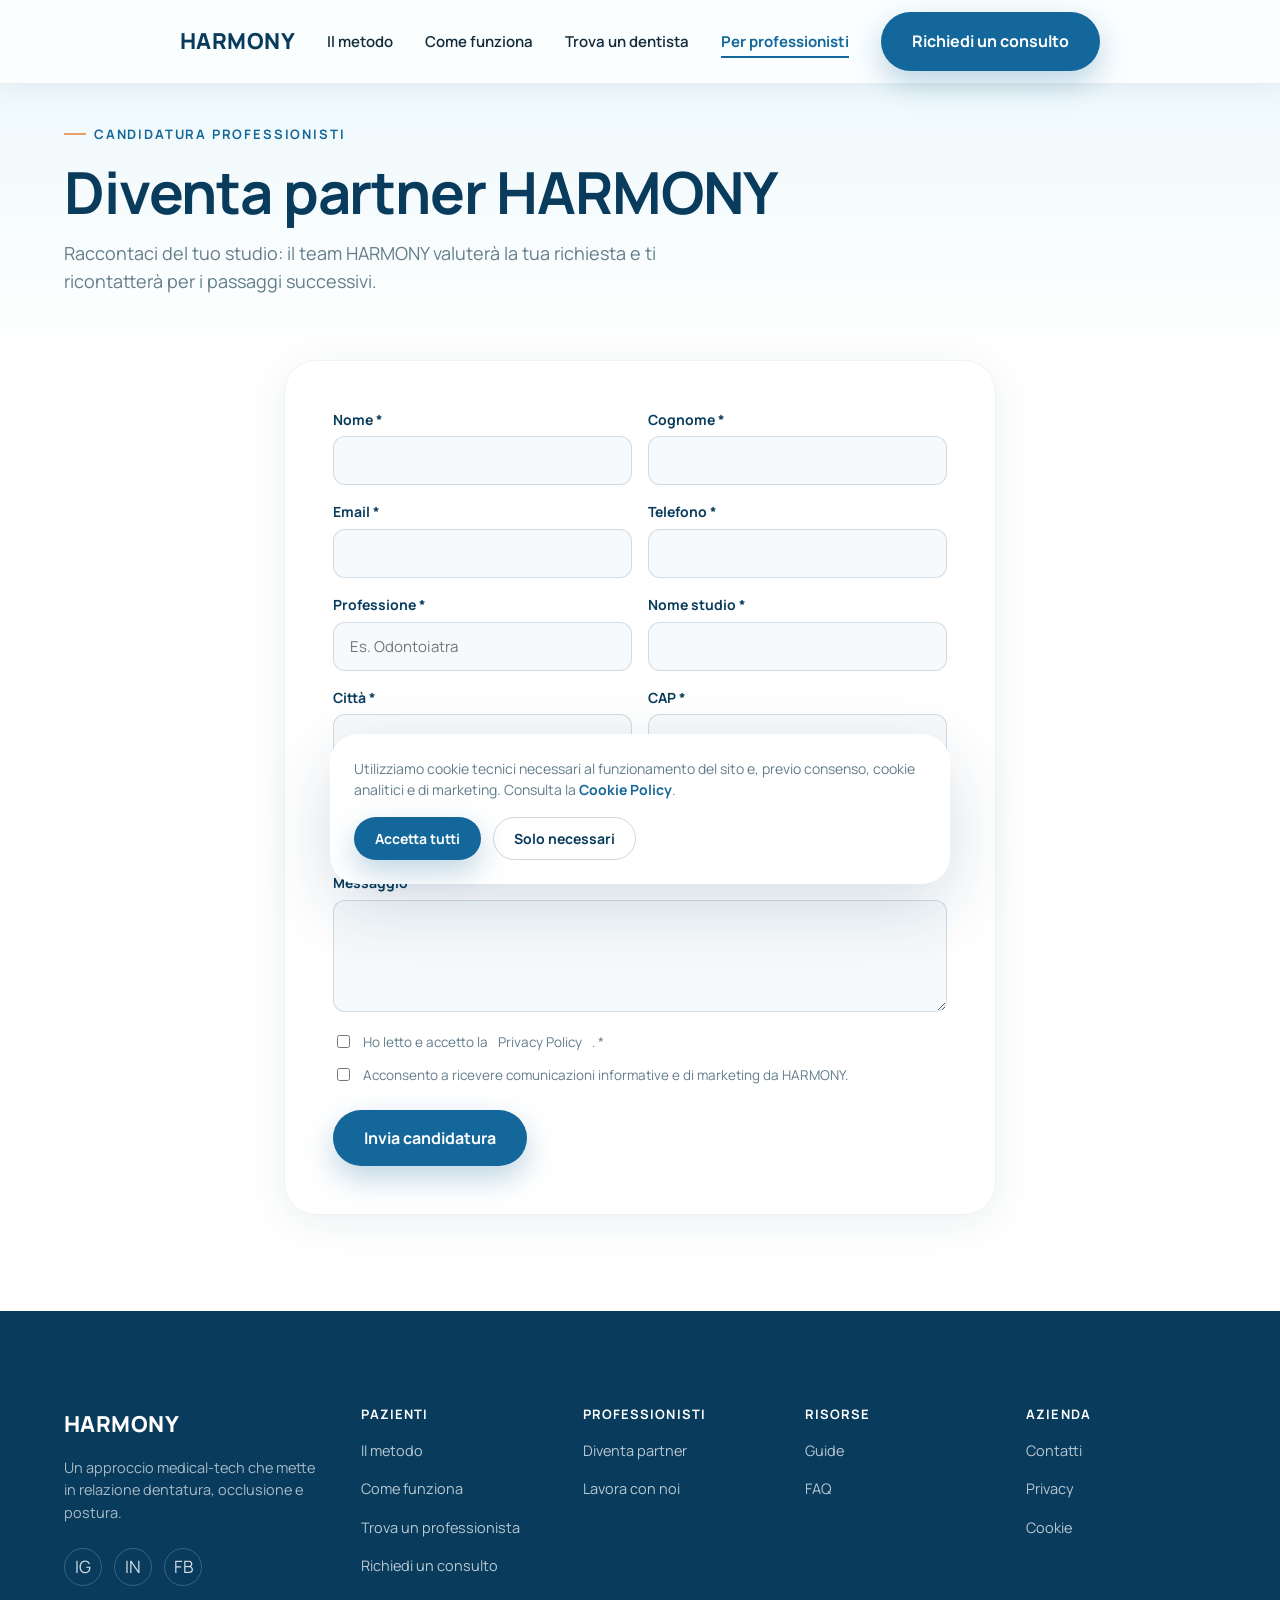
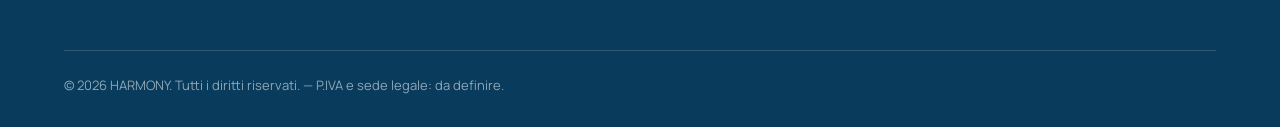
<file: diventa-partner.html>
<!DOCTYPE html>
<html lang="it">
<head>
<meta charset="UTF-8" />
<meta name="viewport" content="width=device-width, initial-scale=1" />
<title>Diventa partner HARMONY</title>
<meta name="description" content="Candidati per diventare un professionista partner HARMONY: compila il modulo con i dati del tuo studio e verrai ricontattato dal team." />
<meta name="robots" content="index, follow" />
<link rel="canonical" href="https://www.harmony-health.it/diventa-partner" />
<meta property="og:type" content="website" />
<meta property="og:title" content="Diventa partner HARMONY" />
<meta property="og:description" content="Candidati per diventare un professionista partner HARMONY: compila il modulo con i dati del tuo studio e verrai ricontattato dal team." />
<meta property="og:url" content="https://www.harmony-health.it/diventa-partner" />
<meta property="og:image" content="/assets/img/og-default.jpg" />
<meta property="og:locale" content="it_IT" />
<meta name="twitter:card" content="summary_large_image" />
<link rel="icon" href="data:image/svg+xml,%3Csvg xmlns='http://www.w3.org/2000/svg' viewBox='0 0 32 32'%3E%3Crect width='32' height='32' rx='8' fill='%2314679A'/%3E%3Ctext x='16' y='22' font-family='Arial' font-weight='bold' font-size='16' fill='white' text-anchor='middle'%3EH%3C/text%3E%3C/svg%3E" />
<link rel="preconnect" href="https://fonts.googleapis.com" />
<link rel="preconnect" href="https://fonts.gstatic.com" crossorigin />
<link href="https://fonts.googleapis.com/css2?family=Manrope:wght@500;600;700;800&family=Inter:wght@400;500;600&display=swap" rel="stylesheet" />
<link rel="stylesheet" href="assets/css/style.css" />

</head>
<body>
<a class="skip-link" href="#main">Vai al contenuto principale</a>

<header class="site-header">
  <div class="container">
    <a href="index.html" class="brand">HARMONY</a>
    <nav class="main-nav" aria-label="Navigazione principale">
      <ul>
        <li><a href="il-metodo.html">Il metodo</a></li>
        <li><a href="come-funziona.html">Come funziona</a></li>
        <li><a href="trova-dentista.html">Trova un dentista</a></li>
        <li><a href="professionisti.html" aria-current="page">Per professionisti</a></li>
      </ul>
    </nav>
    <div class="header-actions">
      <a href="contatti.html" class="btn btn-primary header-cta">Richiedi un consulto</a>
      <button class="nav-toggle" aria-label="Apri il menu" aria-expanded="false"><span></span></button>
    </div>
  </div>
</header>

<nav class="mobile-nav" aria-label="Navigazione mobile">
  <ul>
    <li><a href="il-metodo.html">Il metodo</a></li>
    <li><a href="come-funziona.html">Come funziona</a></li>
    <li><a href="trova-dentista.html">Trova un dentista</a></li>
    <li><a href="professionisti.html">Per professionisti</a></li>
    <li><a href="guide/index.html">Guide</a></li>
    <li><a href="faq.html">FAQ</a></li>
  </ul>
  <a href="contatti.html" class="btn btn-primary btn-block">Richiedi un consulto</a>
</nav>


<main id="main">

  <section class="page-hero">
    <div class="container">
      <p class="eyebrow">Candidatura professionisti</p>
      <h1>Diventa partner HARMONY</h1>
      <p class="lede">Raccontaci del tuo studio: il team HARMONY valuterà la tua richiesta e ti ricontatterà per i passaggi successivi.</p>
    </div>
  </section>

  <section class="section" style="padding-top:0">
    <div class="container" style="max-width:840px">
      <form class="form-card" data-form="partner" data-analytics-submit="partner_form_submitted" novalidate>
        <div class="form-grid cols-2">
          <div class="field"><label for="p-firstName">Nome *</label><input id="p-firstName" name="firstName" type="text" required /><span class="field-error">Inserisci il tuo nome.</span></div>
          <div class="field"><label for="p-lastName">Cognome *</label><input id="p-lastName" name="lastName" type="text" required /><span class="field-error">Inserisci il tuo cognome.</span></div>
          <div class="field"><label for="p-email">Email *</label><input id="p-email" name="email" type="email" required /><span class="field-error">Inserisci un'email valida.</span></div>
          <div class="field"><label for="p-phone">Telefono *</label><input id="p-phone" name="phone" type="tel" required /><span class="field-error">Inserisci un numero di telefono.</span></div>
          <div class="field"><label for="p-profession">Professione *</label><input id="p-profession" name="profession" type="text" placeholder="Es. Odontoiatra" required /><span class="field-error">Campo obbligatorio.</span></div>
          <div class="field"><label for="p-practiceName">Nome studio *</label><input id="p-practiceName" name="practiceName" type="text" required /><span class="field-error">Campo obbligatorio.</span></div>
          <div class="field"><label for="p-city">Città *</label><input id="p-city" name="city" type="text" required /><span class="field-error">Campo obbligatorio.</span></div>
          <div class="field"><label for="p-postalCode">CAP *</label><input id="p-postalCode" name="postalCode" type="text" required /><span class="field-error">Campo obbligatorio.</span></div>
          <div class="field"><label for="p-practicePhone">Telefono studio</label><input id="p-practicePhone" name="practicePhone" type="tel" /></div>
          <div class="field"><label for="p-website">Sito web</label><input id="p-website" name="website" type="url" placeholder="https://" /></div>
        </div>
        <div class="field" style="margin-top:16px"><label for="p-message">Messaggio</label><textarea id="p-message" name="message" rows="4"></textarea></div>

        <div style="margin-top:20px; display:grid; gap:12px;">
          <label class="field-checkbox"><input type="checkbox" required /> Ho letto e accetto la <a href="privacy.html">Privacy Policy</a>. *</label>
          <label class="field-checkbox"><input type="checkbox" /> Acconsento a ricevere comunicazioni informative e di marketing da HARMONY.</label>
        </div>

        <div class="form-actions">
          <button type="submit" class="btn btn-primary">Invia candidatura</button>
        </div>
        <div class="form-status" role="status" aria-live="polite"></div>
      </form>
    </div>
  </section>

</main>

<footer class="site-footer">
  <div class="container">
    <div class="footer-grid">
      <div class="footer-brand">
        <a href="index.html" class="brand">HARMONY</a>
        <p>Un approccio medical-tech che mette in relazione dentatura, occlusione e postura.</p>
        <div class="footer-social" style="margin-top:24px">
          <a href="#" aria-label="Instagram">IG</a>
          <a href="#" aria-label="LinkedIn">IN</a>
          <a href="#" aria-label="Facebook">FB</a>
        </div>
      </div>
      <div class="footer-col">
        <h5>Pazienti</h5>
        <ul>
          <li><a href="il-metodo.html">Il metodo</a></li>
          <li><a href="come-funziona.html">Come funziona</a></li>
          <li><a href="trova-dentista.html">Trova un professionista</a></li>
          <li><a href="contatti.html">Richiedi un consulto</a></li>
        </ul>
      </div>
      <div class="footer-col">
        <h5>Professionisti</h5>
        <ul>
          <li><a href="diventa-partner.html">Diventa partner</a></li>
          <li><a href="professionisti.html">Lavora con noi</a></li>
        </ul>
      </div>
      <div class="footer-col">
        <h5>Risorse</h5>
        <ul>
          <li><a href="guide/index.html">Guide</a></li>
          <li><a href="faq.html">FAQ</a></li>
        </ul>
      </div>
      <div class="footer-col">
        <h5>Azienda</h5>
        <ul>
          <li><a href="contatti.html">Contatti</a></li>
          <li><a href="privacy.html">Privacy</a></li>
          <li><a href="cookie-policy.html">Cookie</a></li>
        </ul>
      </div>
    </div>
    <div class="footer-bottom">
      <span>&copy; 2026 HARMONY. Tutti i diritti riservati. — P.IVA e sede legale: da definire.</span>
    </div>
  </div>
</footer>

<div class="consent-banner" data-consent-banner>
  <p>Utilizziamo cookie tecnici necessari al funzionamento del sito e, previo consenso, cookie analitici e di marketing. Consulta la <a href="cookie-policy.html">Cookie Policy</a>.</p>
  <div class="consent-actions">
    <button class="btn btn-primary" data-consent-accept>Accetta tutti</button>
    <button class="btn btn-outline" data-consent-reject>Solo necessari</button>
  </div>
</div>

<script src="assets/js/data.js"></script>
<script src="assets/js/main.js"></script>
</body>
</html>
</file>
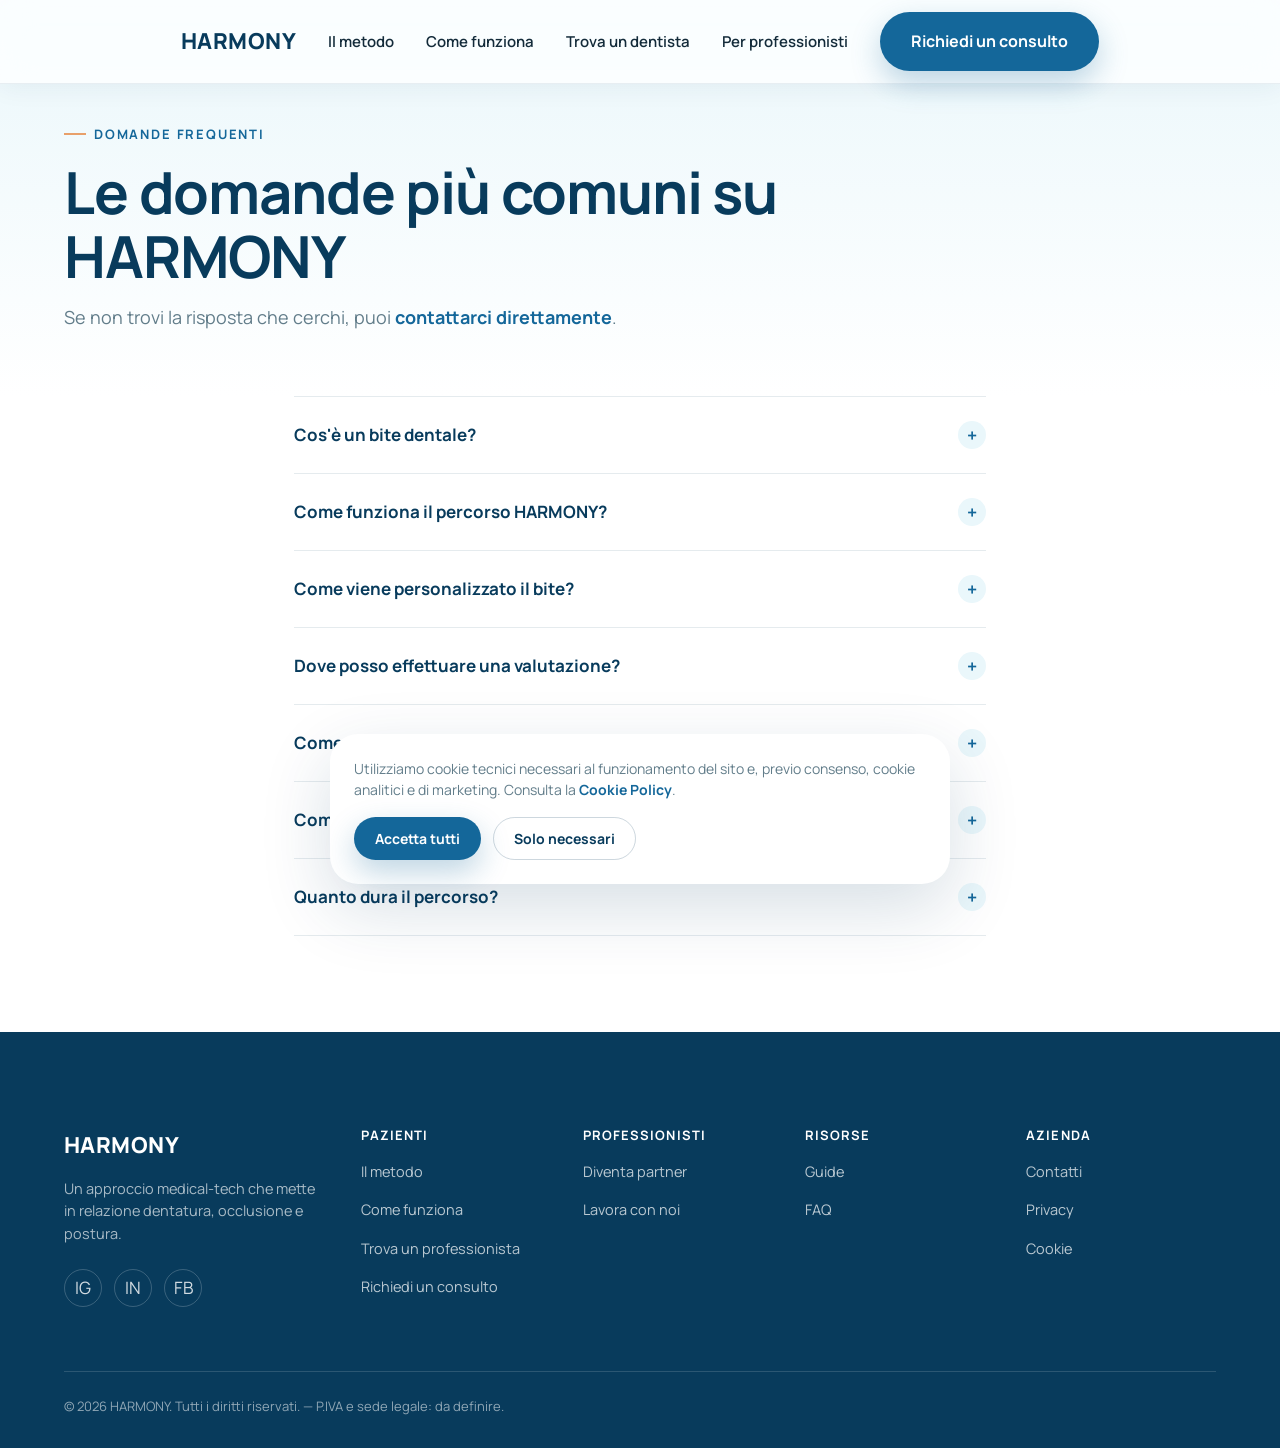
<file: faq.html>
<!DOCTYPE html>
<html lang="it">
<head>
<meta charset="UTF-8" />
<meta name="viewport" content="width=device-width, initial-scale=1" />
<title>FAQ — Domande frequenti su HARMONY</title>
<meta name="description" content="Le risposte alle domande più frequenti su bite dentali, percorso HARMONY, professionisti e partnership." />
<meta name="robots" content="index, follow" />
<link rel="canonical" href="https://www.harmony-health.it/faq" />
<meta property="og:type" content="website" />
<meta property="og:title" content="FAQ — Domande frequenti su HARMONY" />
<meta property="og:description" content="Le risposte alle domande più frequenti su bite dentali, percorso HARMONY, professionisti e partnership." />
<meta property="og:url" content="https://www.harmony-health.it/faq" />
<meta property="og:image" content="/assets/img/og-default.jpg" />
<meta property="og:locale" content="it_IT" />
<meta name="twitter:card" content="summary_large_image" />
<link rel="icon" href="data:image/svg+xml,%3Csvg xmlns='http://www.w3.org/2000/svg' viewBox='0 0 32 32'%3E%3Crect width='32' height='32' rx='8' fill='%2314679A'/%3E%3Ctext x='16' y='22' font-family='Arial' font-weight='bold' font-size='16' fill='white' text-anchor='middle'%3EH%3C/text%3E%3C/svg%3E" />
<link rel="preconnect" href="https://fonts.googleapis.com" />
<link rel="preconnect" href="https://fonts.gstatic.com" crossorigin />
<link href="https://fonts.googleapis.com/css2?family=Manrope:wght@500;600;700;800&family=Inter:wght@400;500;600&display=swap" rel="stylesheet" />
<link rel="stylesheet" href="assets/css/style.css" />

</head>
<body>
<a class="skip-link" href="#main">Vai al contenuto principale</a>

<header class="site-header">
  <div class="container">
    <a href="index.html" class="brand">HARMONY</a>
    <nav class="main-nav" aria-label="Navigazione principale">
      <ul>
        <li><a href="il-metodo.html">Il metodo</a></li>
        <li><a href="come-funziona.html">Come funziona</a></li>
        <li><a href="trova-dentista.html">Trova un dentista</a></li>
        <li><a href="professionisti.html">Per professionisti</a></li>
      </ul>
    </nav>
    <div class="header-actions">
      <a href="contatti.html" class="btn btn-primary header-cta">Richiedi un consulto</a>
      <button class="nav-toggle" aria-label="Apri il menu" aria-expanded="false"><span></span></button>
    </div>
  </div>
</header>

<nav class="mobile-nav" aria-label="Navigazione mobile">
  <ul>
    <li><a href="il-metodo.html">Il metodo</a></li>
    <li><a href="come-funziona.html">Come funziona</a></li>
    <li><a href="trova-dentista.html">Trova un dentista</a></li>
    <li><a href="professionisti.html">Per professionisti</a></li>
    <li><a href="guide/index.html">Guide</a></li>
    <li><a href="faq.html">FAQ</a></li>
  </ul>
  <a href="contatti.html" class="btn btn-primary btn-block">Richiedi un consulto</a>
</nav>


<main id="main">

  <section class="page-hero">
    <div class="container">
      <p class="eyebrow">Domande frequenti</p>
      <h1>Le domande più comuni su HARMONY</h1>
      <p class="lede">Se non trovi la risposta che cerchi, puoi <a href="contatti.html" style="color:var(--primary); font-weight:700;">contattarci direttamente</a>.</p>
    </div>
  </section>

  <section class="section" style="padding-top:0">
    <div class="container" style="max-width:820px">
      <div class="faq-list" id="faq-list" data-reveal></div>
    </div>
  </section>

  <script src="assets/js/data.js"></script>
  <script>
    (function () {
      var list = document.getElementById("faq-list");
      if (!list || !window.HARMONY_DATA) return;
      window.HARMONY_DATA.faq.forEach(function (item) {
        var el = document.createElement("div");
        el.className = "faq-item";
        el.innerHTML =
          '<button class="faq-question" aria-expanded="false">' + item.q + '<span class="plus">+</span></button>' +
          '<div class="faq-answer"><div class="faq-answer-inner">' + item.a + '</div></div>';
        list.appendChild(el);
      });
    })();
  </script>

</main>

<footer class="site-footer">
  <div class="container">
    <div class="footer-grid">
      <div class="footer-brand">
        <a href="index.html" class="brand">HARMONY</a>
        <p>Un approccio medical-tech che mette in relazione dentatura, occlusione e postura.</p>
        <div class="footer-social" style="margin-top:24px">
          <a href="#" aria-label="Instagram">IG</a>
          <a href="#" aria-label="LinkedIn">IN</a>
          <a href="#" aria-label="Facebook">FB</a>
        </div>
      </div>
      <div class="footer-col">
        <h5>Pazienti</h5>
        <ul>
          <li><a href="il-metodo.html">Il metodo</a></li>
          <li><a href="come-funziona.html">Come funziona</a></li>
          <li><a href="trova-dentista.html">Trova un professionista</a></li>
          <li><a href="contatti.html">Richiedi un consulto</a></li>
        </ul>
      </div>
      <div class="footer-col">
        <h5>Professionisti</h5>
        <ul>
          <li><a href="diventa-partner.html">Diventa partner</a></li>
          <li><a href="professionisti.html">Lavora con noi</a></li>
        </ul>
      </div>
      <div class="footer-col">
        <h5>Risorse</h5>
        <ul>
          <li><a href="guide/index.html">Guide</a></li>
          <li><a href="faq.html">FAQ</a></li>
        </ul>
      </div>
      <div class="footer-col">
        <h5>Azienda</h5>
        <ul>
          <li><a href="contatti.html">Contatti</a></li>
          <li><a href="privacy.html">Privacy</a></li>
          <li><a href="cookie-policy.html">Cookie</a></li>
        </ul>
      </div>
    </div>
    <div class="footer-bottom">
      <span>&copy; 2026 HARMONY. Tutti i diritti riservati. — P.IVA e sede legale: da definire.</span>
    </div>
  </div>
</footer>

<div class="consent-banner" data-consent-banner>
  <p>Utilizziamo cookie tecnici necessari al funzionamento del sito e, previo consenso, cookie analitici e di marketing. Consulta la <a href="cookie-policy.html">Cookie Policy</a>.</p>
  <div class="consent-actions">
    <button class="btn btn-primary" data-consent-accept>Accetta tutti</button>
    <button class="btn btn-outline" data-consent-reject>Solo necessari</button>
  </div>
</div>

<script src="assets/js/data.js"></script>
<script src="assets/js/main.js"></script>
</body>
</html>
</file>
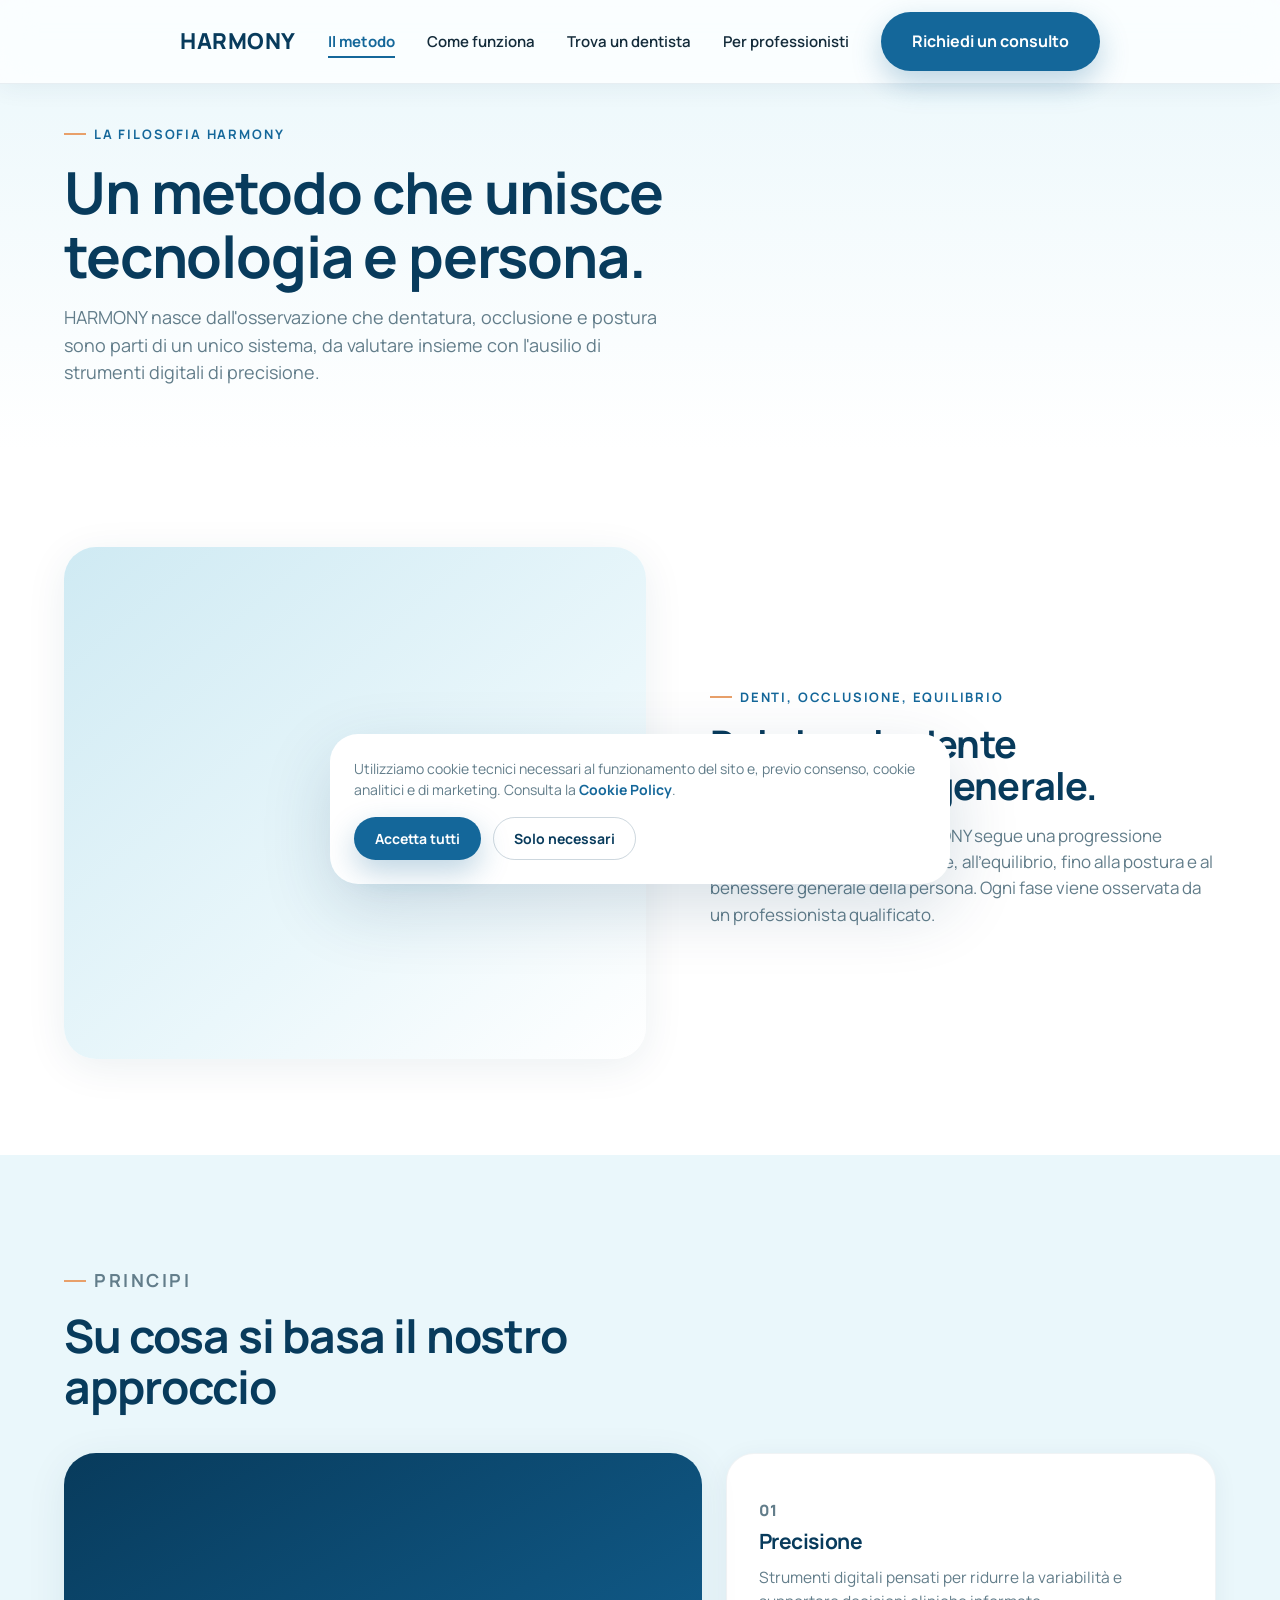
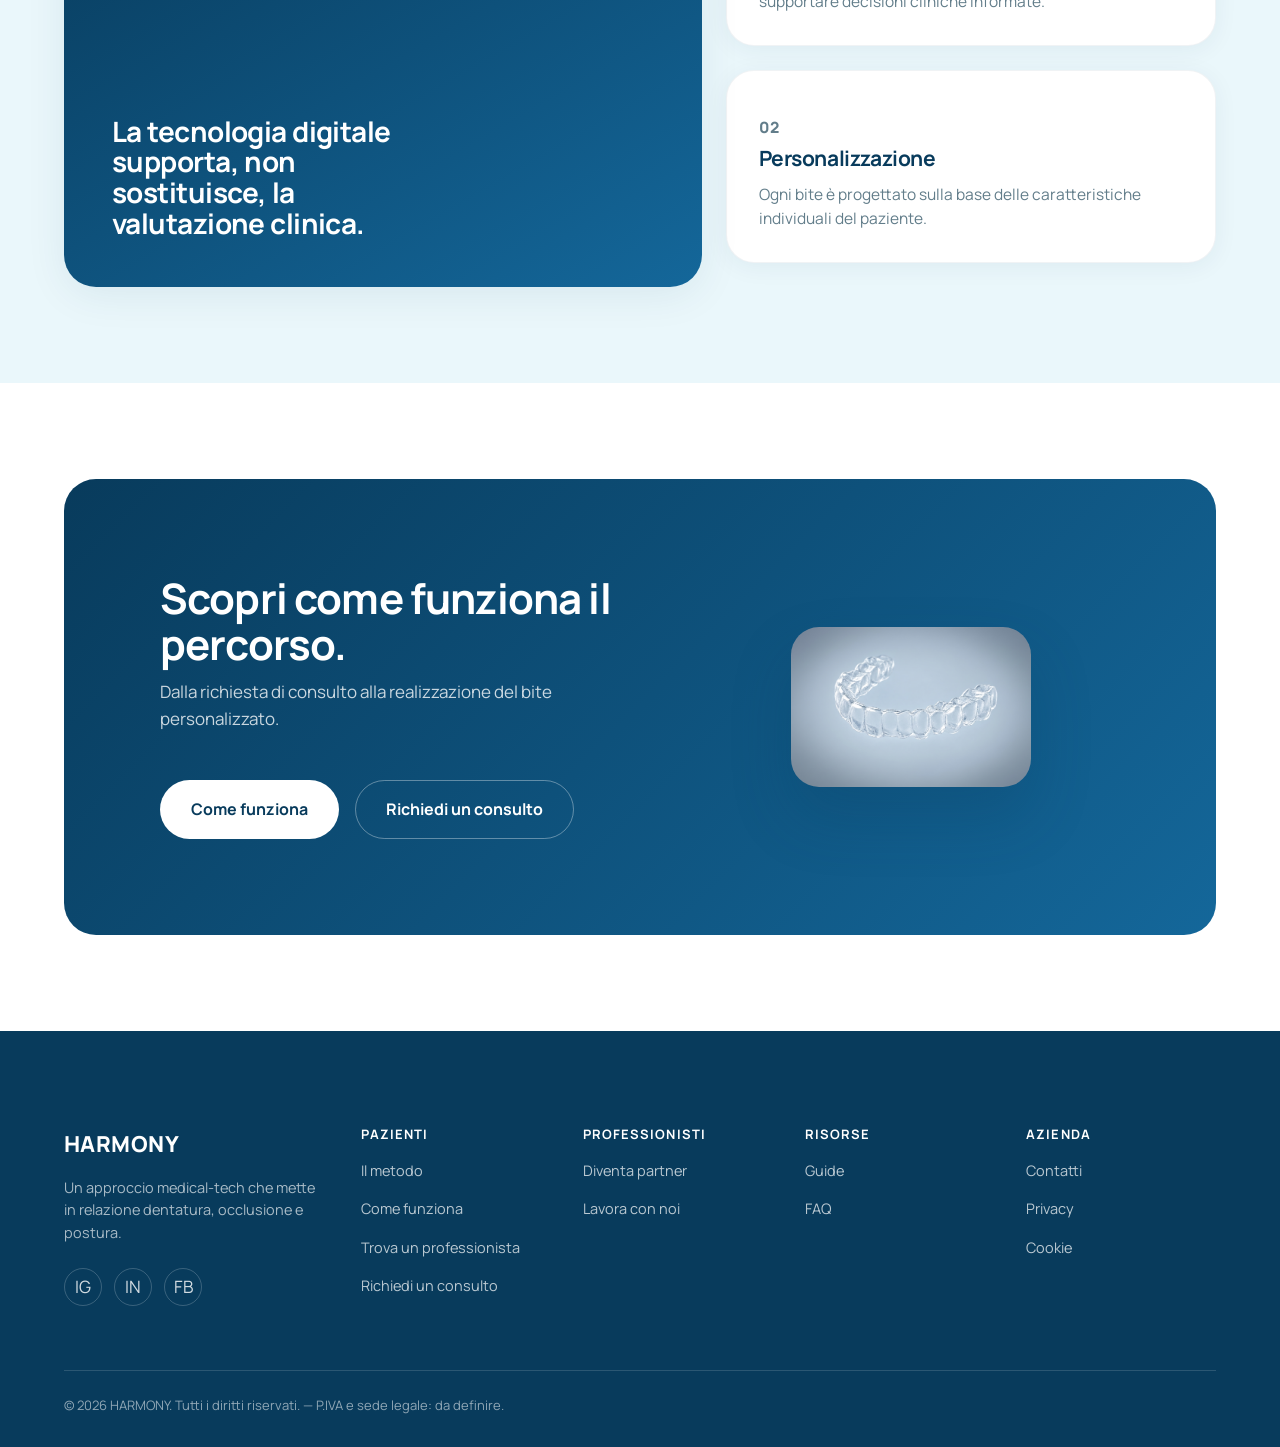
<file: il-metodo.html>
<!DOCTYPE html>
<html lang="it">
<head>
<meta charset="UTF-8" />
<meta name="viewport" content="width=device-width, initial-scale=1" />
<title>Il metodo HARMONY — tecnologia, precisione, personalizzazione</title>
<meta name="description" content="Scopri la filosofia HARMONY: un approccio che unisce tecnologia digitale, precisione clinica e personalizzazione per la realizzazione di bite su misura." />
<meta name="robots" content="index, follow" />
<link rel="canonical" href="https://www.harmony-health.it/il-metodo" />
<meta property="og:type" content="website" />
<meta property="og:title" content="Il metodo HARMONY — tecnologia, precisione, personalizzazione" />
<meta property="og:description" content="Scopri la filosofia HARMONY: un approccio che unisce tecnologia digitale, precisione clinica e personalizzazione per la realizzazione di bite su misura." />
<meta property="og:url" content="https://www.harmony-health.it/il-metodo" />
<meta property="og:image" content="/assets/img/og-default.jpg" />
<meta property="og:locale" content="it_IT" />
<meta name="twitter:card" content="summary_large_image" />
<link rel="icon" href="data:image/svg+xml,%3Csvg xmlns='http://www.w3.org/2000/svg' viewBox='0 0 32 32'%3E%3Crect width='32' height='32' rx='8' fill='%2314679A'/%3E%3Ctext x='16' y='22' font-family='Arial' font-weight='bold' font-size='16' fill='white' text-anchor='middle'%3EH%3C/text%3E%3C/svg%3E" />
<link rel="preconnect" href="https://fonts.googleapis.com" />
<link rel="preconnect" href="https://fonts.gstatic.com" crossorigin />
<link href="https://fonts.googleapis.com/css2?family=Manrope:wght@500;600;700;800&family=Inter:wght@400;500;600&display=swap" rel="stylesheet" />
<link rel="stylesheet" href="assets/css/style.css" />

</head>
<body>
<a class="skip-link" href="#main">Vai al contenuto principale</a>

<header class="site-header">
  <div class="container">
    <a href="index.html" class="brand">HARMONY</a>
    <nav class="main-nav" aria-label="Navigazione principale">
      <ul>
        <li><a href="il-metodo.html" aria-current="page">Il metodo</a></li>
        <li><a href="come-funziona.html">Come funziona</a></li>
        <li><a href="trova-dentista.html">Trova un dentista</a></li>
        <li><a href="professionisti.html">Per professionisti</a></li>
      </ul>
    </nav>
    <div class="header-actions">
      <a href="contatti.html" class="btn btn-primary header-cta">Richiedi un consulto</a>
      <button class="nav-toggle" aria-label="Apri il menu" aria-expanded="false"><span></span></button>
    </div>
  </div>
</header>

<nav class="mobile-nav" aria-label="Navigazione mobile">
  <ul>
    <li><a href="il-metodo.html">Il metodo</a></li>
    <li><a href="come-funziona.html">Come funziona</a></li>
    <li><a href="trova-dentista.html">Trova un dentista</a></li>
    <li><a href="professionisti.html">Per professionisti</a></li>
    <li><a href="guide/index.html">Guide</a></li>
    <li><a href="faq.html">FAQ</a></li>
  </ul>
  <a href="contatti.html" class="btn btn-primary btn-block">Richiedi un consulto</a>
</nav>


<main id="main">

  <section class="page-hero">
    <div class="container">
      <p class="eyebrow">La filosofia HARMONY</p>
      <h1>Un metodo che unisce tecnologia e persona.</h1>
      <p class="lede">HARMONY nasce dall'osservazione che dentatura, occlusione e postura sono parti di un unico sistema, da valutare insieme con l'ausilio di strumenti digitali di precisione.</p>
    </div>
  </section>

  <section class="section">
    <div class="container">
      <div class="split-block" data-reveal>
        <div class="split-media"><div class="media-fill" role="img" aria-label="Modello digitale di un'arcata dentale"></div></div>
        <div>
          <p class="eyebrow">Denti, occlusione, equilibrio</p>
          <h2 style="font-size:clamp(28px,4vw,38px)">Dal singolo dente all'equilibrio generale.</h2>
          <p class="text-muted" style="margin-top:16px; font-size:17px;">Il percorso concettuale HARMONY segue una progressione precisa: dai denti, all'occlusione, all'equilibrio, fino alla postura e al benessere generale della persona. Ogni fase viene osservata da un professionista qualificato.</p>
        </div>
      </div>
    </div>
  </section>

  <section class="section bg-ice">
    <div class="container">
      <div class="section-heading" data-reveal>
        <p class="eyebrow">Principi</p>
        <h2>Su cosa si basa il nostro approccio</h2>
      </div>
      <div class="benefits-grid" style="margin-top:40px" data-reveal>
        <div class="benefit-visual">
          <h3>La tecnologia digitale supporta, non sostituisce, la valutazione clinica.</h3>
        </div>
        <div class="benefit-small-wrap">
          <div class="card"><p class="card-number">01</p><h3>Precisione</h3><p>Strumenti digitali pensati per ridurre la variabilità e supportare decisioni cliniche informate.</p></div>
          <div class="card"><p class="card-number">02</p><h3>Personalizzazione</h3><p>Ogni bite è progettato sulla base delle caratteristiche individuali del paziente.</p></div>
        </div>
      </div>
    </div>
  </section>

  <section class="section">
    <div class="container">
      <div class="cta-block" data-reveal>
        <div>
          <h2>Scopri come funziona il percorso.</h2>
          <p>Dalla richiesta di consulto alla realizzazione del bite personalizzato.</p>
          <div class="hero-cta-row">
            <a href="come-funziona.html" class="btn btn-light">Come funziona</a>
            <a href="contatti.html" class="btn btn-ghost-inverse">Richiedi un consulto</a>
          </div>
        </div>
        <div class="cta-visual">
          <div class="bite-viewer" style="max-width:240px;">
            <div class="bite-model"><img class="bite-photo" src="assets/img/demoBiteImage.jpg" alt="Bite trasparente HARMONY, esempio di dispositivo personalizzato" width="1264" height="843" loading="lazy" /></div>
          </div>
        </div>
      </div>
    </div>
  </section>

</main>

<footer class="site-footer">
  <div class="container">
    <div class="footer-grid">
      <div class="footer-brand">
        <a href="index.html" class="brand">HARMONY</a>
        <p>Un approccio medical-tech che mette in relazione dentatura, occlusione e postura.</p>
        <div class="footer-social" style="margin-top:24px">
          <a href="#" aria-label="Instagram">IG</a>
          <a href="#" aria-label="LinkedIn">IN</a>
          <a href="#" aria-label="Facebook">FB</a>
        </div>
      </div>
      <div class="footer-col">
        <h5>Pazienti</h5>
        <ul>
          <li><a href="il-metodo.html">Il metodo</a></li>
          <li><a href="come-funziona.html">Come funziona</a></li>
          <li><a href="trova-dentista.html">Trova un professionista</a></li>
          <li><a href="contatti.html">Richiedi un consulto</a></li>
        </ul>
      </div>
      <div class="footer-col">
        <h5>Professionisti</h5>
        <ul>
          <li><a href="diventa-partner.html">Diventa partner</a></li>
          <li><a href="professionisti.html">Lavora con noi</a></li>
        </ul>
      </div>
      <div class="footer-col">
        <h5>Risorse</h5>
        <ul>
          <li><a href="guide/index.html">Guide</a></li>
          <li><a href="faq.html">FAQ</a></li>
        </ul>
      </div>
      <div class="footer-col">
        <h5>Azienda</h5>
        <ul>
          <li><a href="contatti.html">Contatti</a></li>
          <li><a href="privacy.html">Privacy</a></li>
          <li><a href="cookie-policy.html">Cookie</a></li>
        </ul>
      </div>
    </div>
    <div class="footer-bottom">
      <span>&copy; 2026 HARMONY. Tutti i diritti riservati. — P.IVA e sede legale: da definire.</span>
    </div>
  </div>
</footer>

<div class="consent-banner" data-consent-banner>
  <p>Utilizziamo cookie tecnici necessari al funzionamento del sito e, previo consenso, cookie analitici e di marketing. Consulta la <a href="cookie-policy.html">Cookie Policy</a>.</p>
  <div class="consent-actions">
    <button class="btn btn-primary" data-consent-accept>Accetta tutti</button>
    <button class="btn btn-outline" data-consent-reject>Solo necessari</button>
  </div>
</div>

<script src="assets/js/data.js"></script>
<script src="assets/js/main.js"></script>
</body>
</html>
</file>
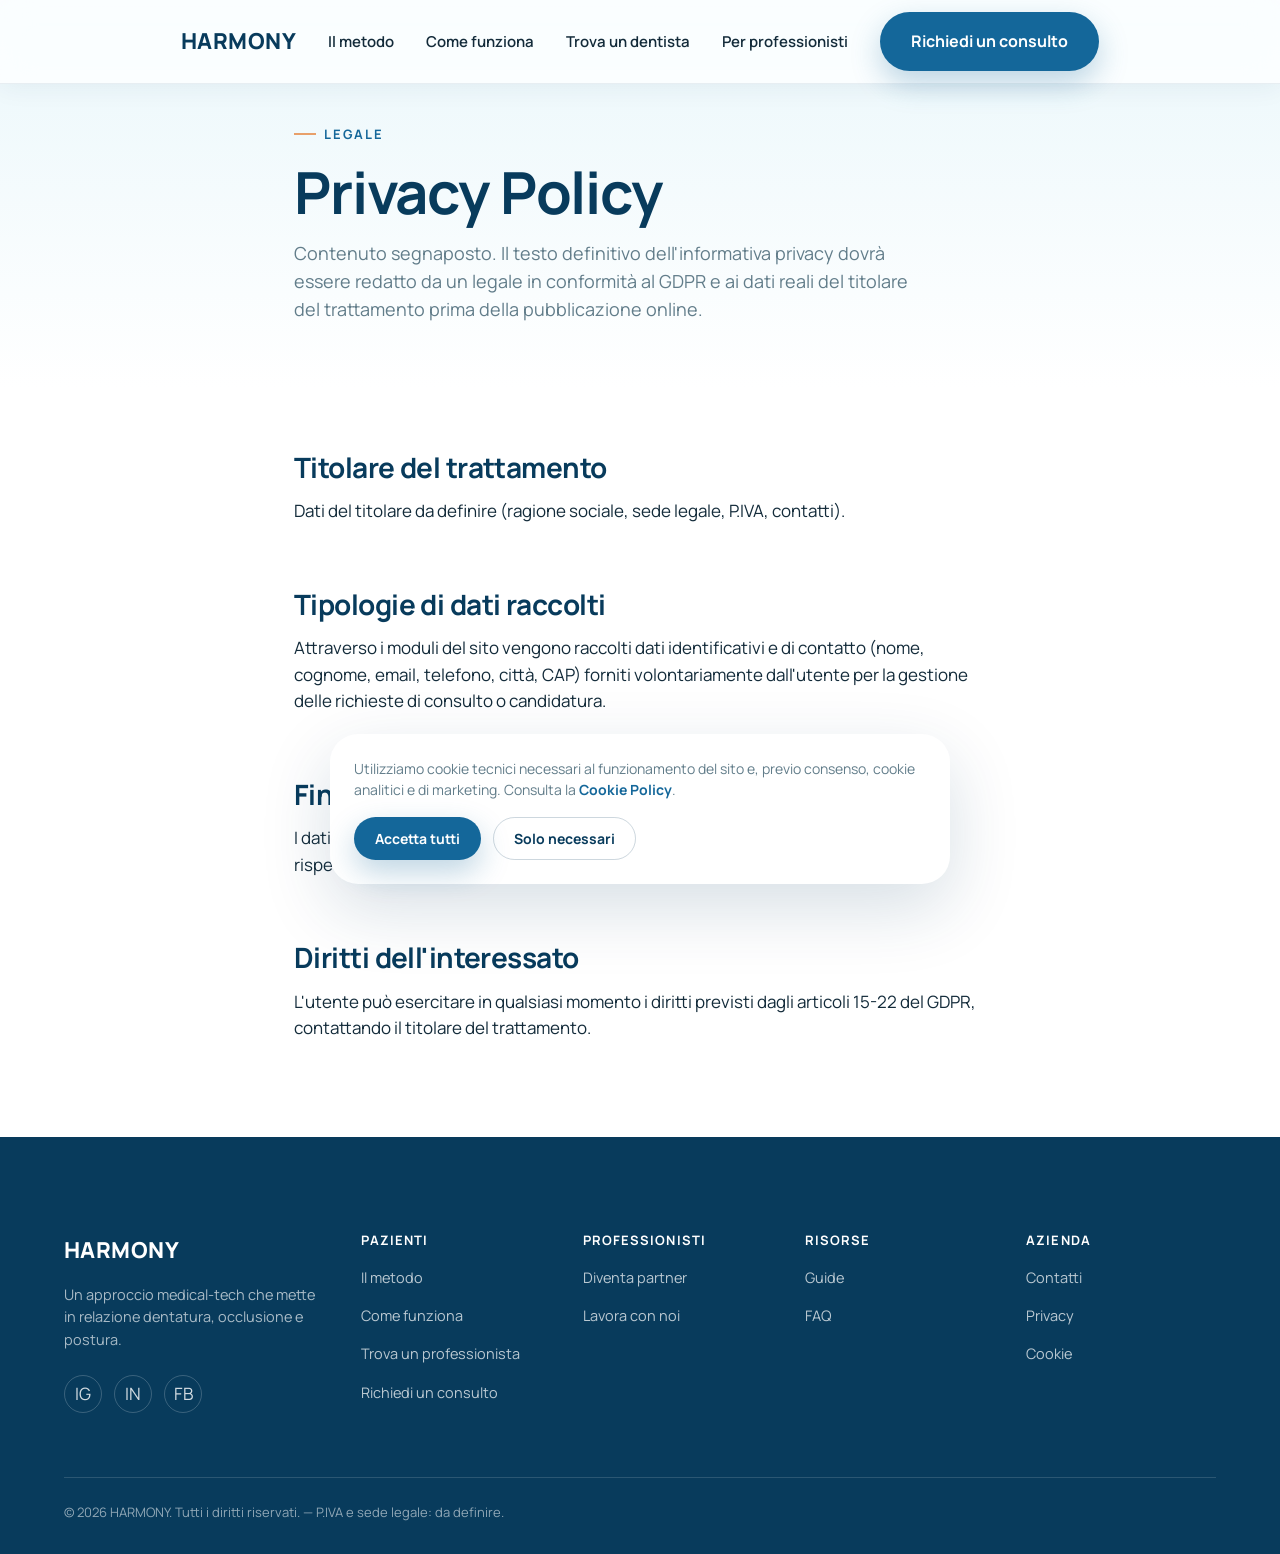
<file: privacy.html>
<!DOCTYPE html>
<html lang="it">
<head>
<meta charset="UTF-8" />
<meta name="viewport" content="width=device-width, initial-scale=1" />
<title>Privacy Policy — HARMONY</title>
<meta name="description" content="Informativa sulla privacy di HARMONY relativa al trattamento dei dati personali degli utenti del sito." />
<meta name="robots" content="index, follow" />
<link rel="canonical" href="https://www.harmony-health.it/privacy" />
<meta property="og:type" content="website" />
<meta property="og:title" content="Privacy Policy — HARMONY" />
<meta property="og:description" content="Informativa sulla privacy di HARMONY relativa al trattamento dei dati personali degli utenti del sito." />
<meta property="og:url" content="https://www.harmony-health.it/privacy" />
<meta property="og:image" content="/assets/img/og-default.jpg" />
<meta property="og:locale" content="it_IT" />
<meta name="twitter:card" content="summary_large_image" />
<link rel="icon" href="data:image/svg+xml,%3Csvg xmlns='http://www.w3.org/2000/svg' viewBox='0 0 32 32'%3E%3Crect width='32' height='32' rx='8' fill='%2314679A'/%3E%3Ctext x='16' y='22' font-family='Arial' font-weight='bold' font-size='16' fill='white' text-anchor='middle'%3EH%3C/text%3E%3C/svg%3E" />
<link rel="preconnect" href="https://fonts.googleapis.com" />
<link rel="preconnect" href="https://fonts.gstatic.com" crossorigin />
<link href="https://fonts.googleapis.com/css2?family=Manrope:wght@500;600;700;800&family=Inter:wght@400;500;600&display=swap" rel="stylesheet" />
<link rel="stylesheet" href="assets/css/style.css" />

</head>
<body>
<a class="skip-link" href="#main">Vai al contenuto principale</a>

<header class="site-header">
  <div class="container">
    <a href="index.html" class="brand">HARMONY</a>
    <nav class="main-nav" aria-label="Navigazione principale">
      <ul>
        <li><a href="il-metodo.html">Il metodo</a></li>
        <li><a href="come-funziona.html">Come funziona</a></li>
        <li><a href="trova-dentista.html">Trova un dentista</a></li>
        <li><a href="professionisti.html">Per professionisti</a></li>
      </ul>
    </nav>
    <div class="header-actions">
      <a href="contatti.html" class="btn btn-primary header-cta">Richiedi un consulto</a>
      <button class="nav-toggle" aria-label="Apri il menu" aria-expanded="false"><span></span></button>
    </div>
  </div>
</header>

<nav class="mobile-nav" aria-label="Navigazione mobile">
  <ul>
    <li><a href="il-metodo.html">Il metodo</a></li>
    <li><a href="come-funziona.html">Come funziona</a></li>
    <li><a href="trova-dentista.html">Trova un dentista</a></li>
    <li><a href="professionisti.html">Per professionisti</a></li>
    <li><a href="guide/index.html">Guide</a></li>
    <li><a href="faq.html">FAQ</a></li>
  </ul>
  <a href="contatti.html" class="btn btn-primary btn-block">Richiedi un consulto</a>
</nav>


<main id="main">

  <section class="page-hero">
    <div class="container" style="max-width:820px">
      <p class="eyebrow">Legale</p>
      <h1>Privacy Policy</h1>
      <p class="lede">Contenuto segnaposto. Il testo definitivo dell'informativa privacy dovrà essere redatto da un legale in conformità al GDPR e ai dati reali del titolare del trattamento prima della pubblicazione online.</p>
    </div>
  </section>
  <section class="section" style="padding-top:0">
    <div class="container article-body" style="max-width:820px">
      <h2>Titolare del trattamento</h2>
      <p>Dati del titolare da definire (ragione sociale, sede legale, P.IVA, contatti).</p>
      <h2>Tipologie di dati raccolti</h2>
      <p>Attraverso i moduli del sito vengono raccolti dati identificativi e di contatto (nome, cognome, email, telefono, città, CAP) forniti volontariamente dall'utente per la gestione delle richieste di consulto o candidatura.</p>
      <h2>Finalità del trattamento</h2>
      <p>I dati sono trattati al solo fine di gestire le richieste inviate tramite i moduli del sito, nel rispetto dei principi di minimizzazione e limitazione della finalità.</p>
      <h2>Diritti dell'interessato</h2>
      <p>L'utente può esercitare in qualsiasi momento i diritti previsti dagli articoli 15-22 del GDPR, contattando il titolare del trattamento.</p>
    </div>
  </section>

</main>

<footer class="site-footer">
  <div class="container">
    <div class="footer-grid">
      <div class="footer-brand">
        <a href="index.html" class="brand">HARMONY</a>
        <p>Un approccio medical-tech che mette in relazione dentatura, occlusione e postura.</p>
        <div class="footer-social" style="margin-top:24px">
          <a href="#" aria-label="Instagram">IG</a>
          <a href="#" aria-label="LinkedIn">IN</a>
          <a href="#" aria-label="Facebook">FB</a>
        </div>
      </div>
      <div class="footer-col">
        <h5>Pazienti</h5>
        <ul>
          <li><a href="il-metodo.html">Il metodo</a></li>
          <li><a href="come-funziona.html">Come funziona</a></li>
          <li><a href="trova-dentista.html">Trova un professionista</a></li>
          <li><a href="contatti.html">Richiedi un consulto</a></li>
        </ul>
      </div>
      <div class="footer-col">
        <h5>Professionisti</h5>
        <ul>
          <li><a href="diventa-partner.html">Diventa partner</a></li>
          <li><a href="professionisti.html">Lavora con noi</a></li>
        </ul>
      </div>
      <div class="footer-col">
        <h5>Risorse</h5>
        <ul>
          <li><a href="guide/index.html">Guide</a></li>
          <li><a href="faq.html">FAQ</a></li>
        </ul>
      </div>
      <div class="footer-col">
        <h5>Azienda</h5>
        <ul>
          <li><a href="contatti.html">Contatti</a></li>
          <li><a href="privacy.html">Privacy</a></li>
          <li><a href="cookie-policy.html">Cookie</a></li>
        </ul>
      </div>
    </div>
    <div class="footer-bottom">
      <span>&copy; 2026 HARMONY. Tutti i diritti riservati. — P.IVA e sede legale: da definire.</span>
    </div>
  </div>
</footer>

<div class="consent-banner" data-consent-banner>
  <p>Utilizziamo cookie tecnici necessari al funzionamento del sito e, previo consenso, cookie analitici e di marketing. Consulta la <a href="cookie-policy.html">Cookie Policy</a>.</p>
  <div class="consent-actions">
    <button class="btn btn-primary" data-consent-accept>Accetta tutti</button>
    <button class="btn btn-outline" data-consent-reject>Solo necessari</button>
  </div>
</div>

<script src="assets/js/data.js"></script>
<script src="assets/js/main.js"></script>
</body>
</html>
</file>
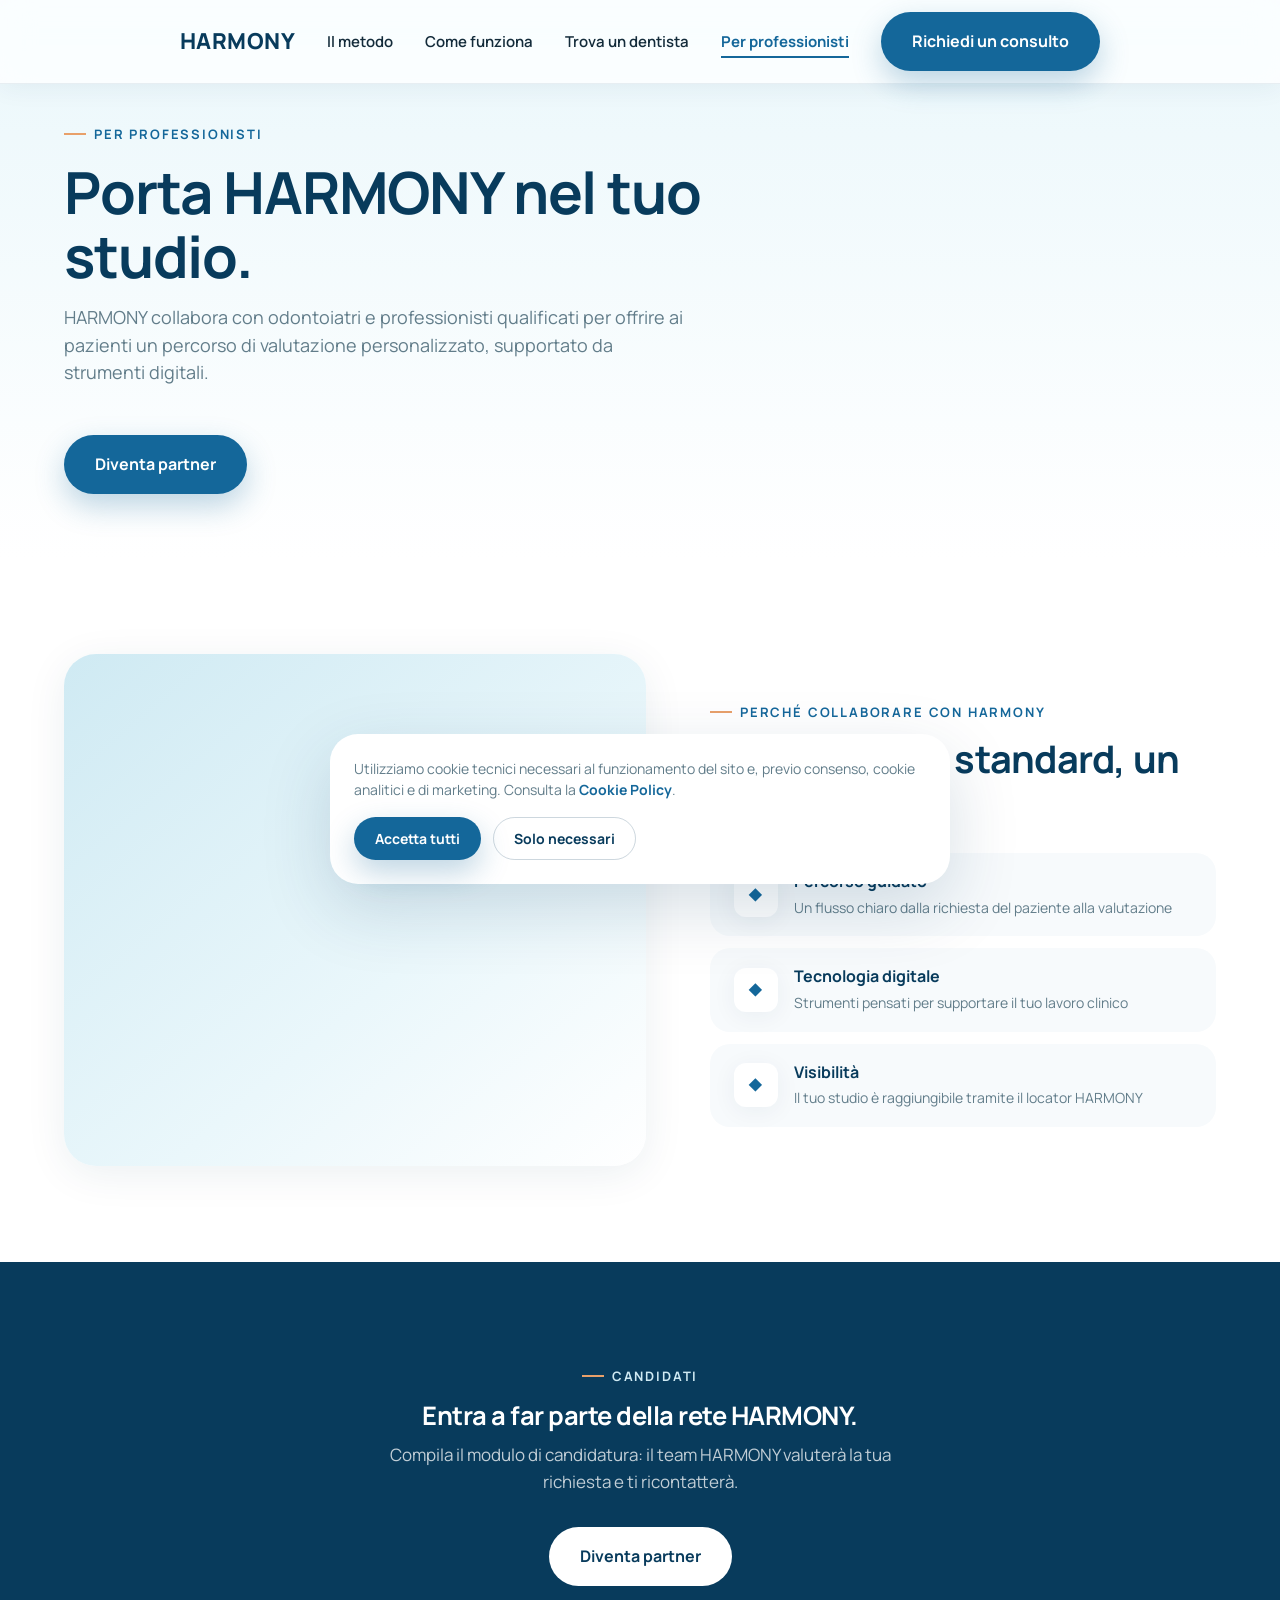
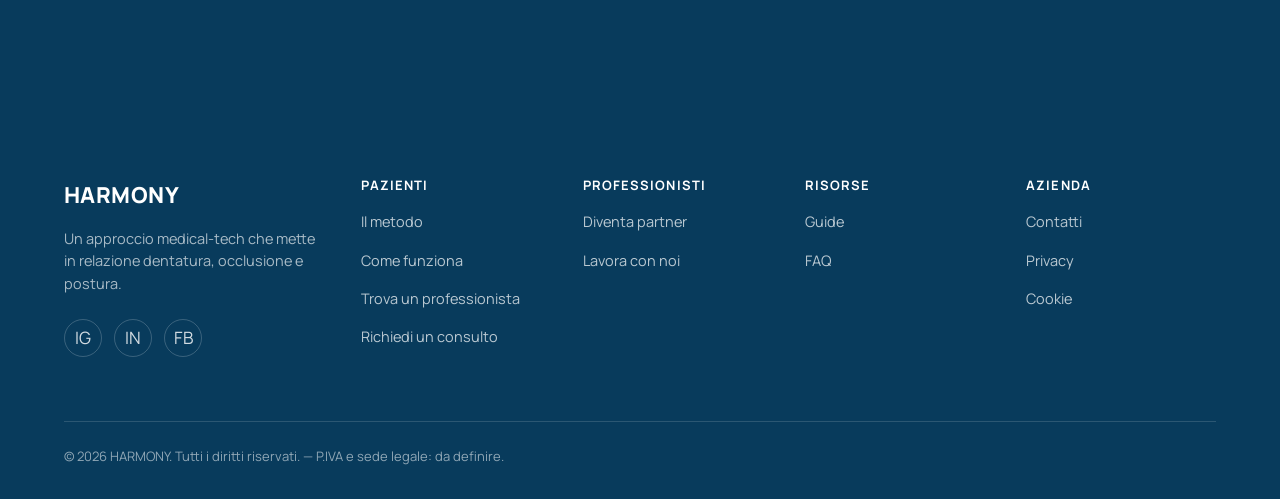
<file: professionisti.html>
<!DOCTYPE html>
<html lang="it">
<head>
<meta charset="UTF-8" />
<meta name="viewport" content="width=device-width, initial-scale=1" />
<title>HARMONY per professionisti — porta HARMONY nel tuo studio</title>
<meta name="description" content="Scopri come collaborare con HARMONY: unisciti a una rete di professionisti qualificati e integra la tecnologia HARMONY nel tuo studio." />
<meta name="robots" content="index, follow" />
<link rel="canonical" href="https://www.harmony-health.it/professionisti" />
<meta property="og:type" content="website" />
<meta property="og:title" content="HARMONY per professionisti — porta HARMONY nel tuo studio" />
<meta property="og:description" content="Scopri come collaborare con HARMONY: unisciti a una rete di professionisti qualificati e integra la tecnologia HARMONY nel tuo studio." />
<meta property="og:url" content="https://www.harmony-health.it/professionisti" />
<meta property="og:image" content="/assets/img/og-default.jpg" />
<meta property="og:locale" content="it_IT" />
<meta name="twitter:card" content="summary_large_image" />
<link rel="icon" href="data:image/svg+xml,%3Csvg xmlns='http://www.w3.org/2000/svg' viewBox='0 0 32 32'%3E%3Crect width='32' height='32' rx='8' fill='%2314679A'/%3E%3Ctext x='16' y='22' font-family='Arial' font-weight='bold' font-size='16' fill='white' text-anchor='middle'%3EH%3C/text%3E%3C/svg%3E" />
<link rel="preconnect" href="https://fonts.googleapis.com" />
<link rel="preconnect" href="https://fonts.gstatic.com" crossorigin />
<link href="https://fonts.googleapis.com/css2?family=Manrope:wght@500;600;700;800&family=Inter:wght@400;500;600&display=swap" rel="stylesheet" />
<link rel="stylesheet" href="assets/css/style.css" />

</head>
<body>
<a class="skip-link" href="#main">Vai al contenuto principale</a>

<header class="site-header">
  <div class="container">
    <a href="index.html" class="brand">HARMONY</a>
    <nav class="main-nav" aria-label="Navigazione principale">
      <ul>
        <li><a href="il-metodo.html">Il metodo</a></li>
        <li><a href="come-funziona.html">Come funziona</a></li>
        <li><a href="trova-dentista.html">Trova un dentista</a></li>
        <li><a href="professionisti.html" aria-current="page">Per professionisti</a></li>
      </ul>
    </nav>
    <div class="header-actions">
      <a href="contatti.html" class="btn btn-primary header-cta">Richiedi un consulto</a>
      <button class="nav-toggle" aria-label="Apri il menu" aria-expanded="false"><span></span></button>
    </div>
  </div>
</header>

<nav class="mobile-nav" aria-label="Navigazione mobile">
  <ul>
    <li><a href="il-metodo.html">Il metodo</a></li>
    <li><a href="come-funziona.html">Come funziona</a></li>
    <li><a href="trova-dentista.html">Trova un dentista</a></li>
    <li><a href="professionisti.html">Per professionisti</a></li>
    <li><a href="guide/index.html">Guide</a></li>
    <li><a href="faq.html">FAQ</a></li>
  </ul>
  <a href="contatti.html" class="btn btn-primary btn-block">Richiedi un consulto</a>
</nav>


<main id="main">

  <section class="page-hero">
    <div class="container">
      <p class="eyebrow">Per professionisti</p>
      <h1>Porta HARMONY nel tuo studio.</h1>
      <p class="lede">HARMONY collabora con odontoiatri e professionisti qualificati per offrire ai pazienti un percorso di valutazione personalizzato, supportato da strumenti digitali.</p>
      <div class="hero-cta-row">
        <a href="diventa-partner.html" class="btn btn-primary">Diventa partner</a>
      </div>
    </div>
  </section>

  <section class="section">
    <div class="container">
      <div class="split-block" data-reveal>
        <div class="split-media"><div class="media-fill" role="img" aria-label="Professionista odontoiatra al lavoro"></div></div>
        <div>
          <p class="eyebrow">Perché collaborare con HARMONY</p>
          <h2 style="font-size:clamp(28px,4vw,38px)">Una rete, uno standard, un supporto.</h2>
          <div class="micro-card-list">
            <div class="micro-card"><span class="icon" aria-hidden="true">◆</span><div><strong>Percorso guidato</strong><span>Un flusso chiaro dalla richiesta del paziente alla valutazione</span></div></div>
            <div class="micro-card"><span class="icon" aria-hidden="true">◆</span><div><strong>Tecnologia digitale</strong><span>Strumenti pensati per supportare il tuo lavoro clinico</span></div></div>
            <div class="micro-card"><span class="icon" aria-hidden="true">◆</span><div><strong>Visibilità</strong><span>Il tuo studio è raggiungibile tramite il locator HARMONY</span></div></div>
          </div>
        </div>
      </div>
    </div>
  </section>

  <section class="section bg-deep">
    <div class="container text-center">
      <p class="eyebrow" style="color:#CFEAF3">Candidati</p>
      <h2>Entra a far parte della rete HARMONY.</h2>
      <p style="color:rgba(255,255,255,0.75); margin-top:12px; max-width:520px; margin-left:auto; margin-right:auto;">Compila il modulo di candidatura: il team HARMONY valuterà la tua richiesta e ti ricontatterà.</p>
      <div style="margin-top:32px">
        <a href="diventa-partner.html" class="btn btn-light">Diventa partner</a>
      </div>
    </div>
  </section>

</main>

<footer class="site-footer">
  <div class="container">
    <div class="footer-grid">
      <div class="footer-brand">
        <a href="index.html" class="brand">HARMONY</a>
        <p>Un approccio medical-tech che mette in relazione dentatura, occlusione e postura.</p>
        <div class="footer-social" style="margin-top:24px">
          <a href="#" aria-label="Instagram">IG</a>
          <a href="#" aria-label="LinkedIn">IN</a>
          <a href="#" aria-label="Facebook">FB</a>
        </div>
      </div>
      <div class="footer-col">
        <h5>Pazienti</h5>
        <ul>
          <li><a href="il-metodo.html">Il metodo</a></li>
          <li><a href="come-funziona.html">Come funziona</a></li>
          <li><a href="trova-dentista.html">Trova un professionista</a></li>
          <li><a href="contatti.html">Richiedi un consulto</a></li>
        </ul>
      </div>
      <div class="footer-col">
        <h5>Professionisti</h5>
        <ul>
          <li><a href="diventa-partner.html">Diventa partner</a></li>
          <li><a href="professionisti.html">Lavora con noi</a></li>
        </ul>
      </div>
      <div class="footer-col">
        <h5>Risorse</h5>
        <ul>
          <li><a href="guide/index.html">Guide</a></li>
          <li><a href="faq.html">FAQ</a></li>
        </ul>
      </div>
      <div class="footer-col">
        <h5>Azienda</h5>
        <ul>
          <li><a href="contatti.html">Contatti</a></li>
          <li><a href="privacy.html">Privacy</a></li>
          <li><a href="cookie-policy.html">Cookie</a></li>
        </ul>
      </div>
    </div>
    <div class="footer-bottom">
      <span>&copy; 2026 HARMONY. Tutti i diritti riservati. — P.IVA e sede legale: da definire.</span>
    </div>
  </div>
</footer>

<div class="consent-banner" data-consent-banner>
  <p>Utilizziamo cookie tecnici necessari al funzionamento del sito e, previo consenso, cookie analitici e di marketing. Consulta la <a href="cookie-policy.html">Cookie Policy</a>.</p>
  <div class="consent-actions">
    <button class="btn btn-primary" data-consent-accept>Accetta tutti</button>
    <button class="btn btn-outline" data-consent-reject>Solo necessari</button>
  </div>
</div>

<script src="assets/js/data.js"></script>
<script src="assets/js/main.js"></script>
</body>
</html>
</file>
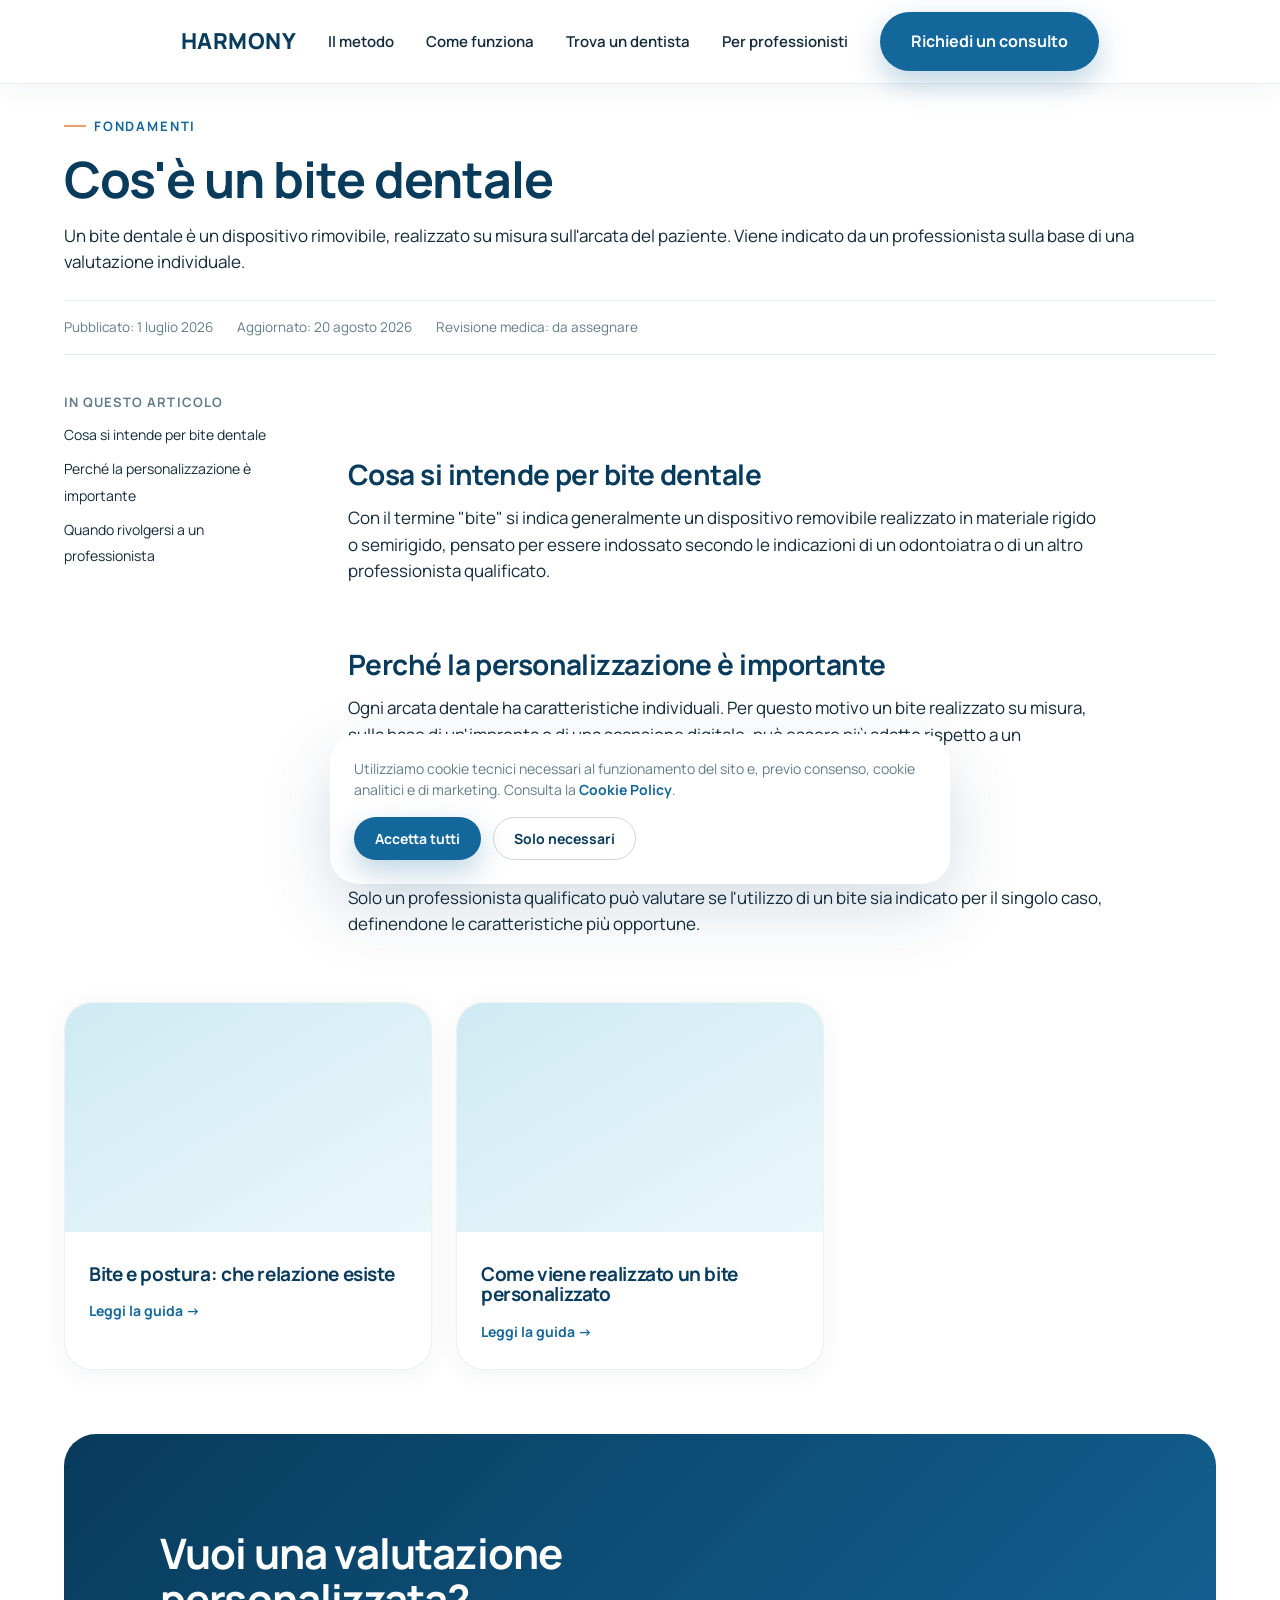
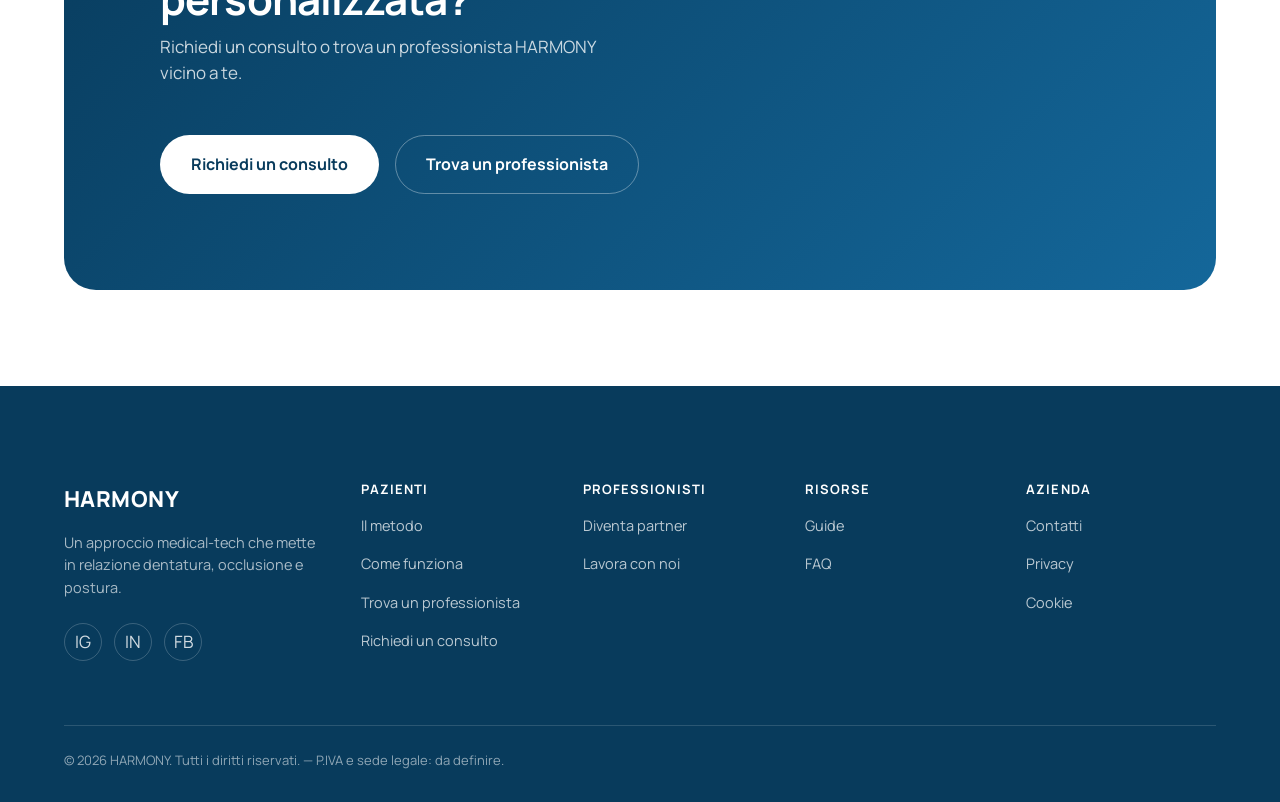
<file: guide/bite-dentale.html>
<!DOCTYPE html>
<html lang="it">
<head>
<meta charset="UTF-8" />
<meta name="viewport" content="width=device-width, initial-scale=1" />
<title>Cos'è un bite dentale — Guide HARMONY</title>
<meta name="description" content="Cos'è un bite dentale, a cosa può servire e perché la valutazione professionale è centrale nella sua realizzazione." />
<meta name="robots" content="index, follow" />
<link rel="canonical" href="https://www.harmony-health.it/guide/bite-dentale" />
<meta property="og:type" content="article" />
<meta property="og:title" content="Cos'è un bite dentale — Guide HARMONY" />
<meta property="og:description" content="Cos'è un bite dentale, a cosa può servire e perché la valutazione professionale è centrale nella sua realizzazione." />
<meta property="og:url" content="https://www.harmony-health.it/guide/bite-dentale" />
<meta property="og:image" content="/assets/img/og-default.jpg" />
<meta property="og:locale" content="it_IT" />
<meta name="twitter:card" content="summary_large_image" />
<link rel="icon" href="data:image/svg+xml,%3Csvg xmlns='http://www.w3.org/2000/svg' viewBox='0 0 32 32'%3E%3Crect width='32' height='32' rx='8' fill='%2314679A'/%3E%3Ctext x='16' y='22' font-family='Arial' font-weight='bold' font-size='16' fill='white' text-anchor='middle'%3EH%3C/text%3E%3C/svg%3E" />
<link rel="preconnect" href="https://fonts.googleapis.com" />
<link rel="preconnect" href="https://fonts.gstatic.com" crossorigin />
<link href="https://fonts.googleapis.com/css2?family=Manrope:wght@500;600;700;800&family=Inter:wght@400;500;600&display=swap" rel="stylesheet" />
<link rel="stylesheet" href="../assets/css/style.css" />
<script type="application/ld+json">
{
  "@context": "https://schema.org",
  "@type": "Article",
  "headline": "Cos'è un bite dentale",
  "description": "Cos'è un bite dentale, a cosa può servire e perché la valutazione professionale è centrale nella sua realizzazione.",
  "datePublished": "2026-07-01",
  "dateModified": "2026-08-20",
  "author": { "@type": "Organization", "name": "HARMONY" }
}
</script>
</head>
<body>
<a class="skip-link" href="#main">Vai al contenuto principale</a>

<header class="site-header">
  <div class="container">
    <a href="../index.html" class="brand">HARMONY</a>
    <nav class="main-nav" aria-label="Navigazione principale">
      <ul>
        <li><a href="../il-metodo.html">Il metodo</a></li>
        <li><a href="../come-funziona.html">Come funziona</a></li>
        <li><a href="../trova-dentista.html">Trova un dentista</a></li>
        <li><a href="../professionisti.html">Per professionisti</a></li>
      </ul>
    </nav>
    <div class="header-actions">
      <a href="../contatti.html" class="btn btn-primary header-cta">Richiedi un consulto</a>
      <button class="nav-toggle" aria-label="Apri il menu" aria-expanded="false"><span></span></button>
    </div>
  </div>
</header>

<nav class="mobile-nav" aria-label="Navigazione mobile">
  <ul>
    <li><a href="../il-metodo.html">Il metodo</a></li>
    <li><a href="../come-funziona.html">Come funziona</a></li>
    <li><a href="../trova-dentista.html">Trova un dentista</a></li>
    <li><a href="../professionisti.html">Per professionisti</a></li>
    <li><a href="../guide/index.html">Guide</a></li>
    <li><a href="../faq.html">FAQ</a></li>
  </ul>
  <a href="../contatti.html" class="btn btn-primary btn-block">Richiedi un consulto</a>
</nav>


<main id="main">

  <section class="section" style="padding-top:calc(var(--header-h) + 24px)">
    <div class="container">
      <p class="eyebrow">Fondamenti</p>
      <h1 style="font-size:clamp(32px,4.4vw,50px); max-width:760px;">Cos'è un bite dentale</h1>
      <p class="lede" style="margin-top:16px">Un bite dentale è un dispositivo rimovibile, realizzato su misura sull'arcata del paziente. Viene indicato da un professionista sulla base di una valutazione individuale.</p>
      <div class="article-meta">
        <span>Pubblicato: 1 luglio 2026</span>
        <span>Aggiornato: 20 agosto 2026</span>
        <span>Revisione medica: da assegnare</span>
      </div>

      <div class="article-layout" style="margin-top:40px">
        <aside class="article-toc" aria-label="Indice dell'articolo">
          <h4>In questo articolo</h4>
          <ul>
            <li><a href="#s0">Cosa si intende per bite dentale</a></li>
          <li><a href="#s1">Perché la personalizzazione è importante</a></li>
          <li><a href="#s2">Quando rivolgersi a un professionista</a></li>
          </ul>
        </aside>
        <div class="article-body">
          <h2 id="s0">Cosa si intende per bite dentale</h2>
      <p>Con il termine "bite" si indica generalmente un dispositivo removibile realizzato in materiale rigido o semirigido, pensato per essere indossato secondo le indicazioni di un odontoiatra o di un altro professionista qualificato.</p>
      <h2 id="s1">Perché la personalizzazione è importante</h2>
      <p>Ogni arcata dentale ha caratteristiche individuali. Per questo motivo un bite realizzato su misura, sulla base di un'impronta o di una scansione digitale, può essere più adatto rispetto a un dispositivo standard.</p>
      <h2 id="s2">Quando rivolgersi a un professionista</h2>
      <p>Solo un professionista qualificato può valutare se l'utilizzo di un bite sia indicato per il singolo caso, definendone le caratteristiche più opportune.</p>
        </div>
      </div>

      <div class="related-grid">
        <article class="edu-card"><div class="edu-card__media"></div><div class="edu-card__body"><h3>Bite e postura: che relazione esiste</h3><a class="edu-link" href="bite-posturale.html">Leggi la guida →</a></div></article>
        <article class="edu-card"><div class="edu-card__media"></div><div class="edu-card__body"><h3>Come viene realizzato un bite personalizzato</h3><a class="edu-link" href="bite-personalizzato.html">Leggi la guida →</a></div></article>
      </div>

      <div class="cta-block" style="margin-top:64px" data-reveal>
        <div>
          <h2>Vuoi una valutazione personalizzata?</h2>
          <p>Richiedi un consulto o trova un professionista HARMONY vicino a te.</p>
          <div class="hero-cta-row">
            <a href="../contatti.html" class="btn btn-light">Richiedi un consulto</a>
            <a href="../trova-dentista.html" class="btn btn-ghost-inverse">Trova un professionista</a>
          </div>
        </div>
      </div>
    </div>
  </section>

</main>

<footer class="site-footer">
  <div class="container">
    <div class="footer-grid">
      <div class="footer-brand">
        <a href="../index.html" class="brand">HARMONY</a>
        <p>Un approccio medical-tech che mette in relazione dentatura, occlusione e postura.</p>
        <div class="footer-social" style="margin-top:24px">
          <a href="#" aria-label="Instagram">IG</a>
          <a href="#" aria-label="LinkedIn">IN</a>
          <a href="#" aria-label="Facebook">FB</a>
        </div>
      </div>
      <div class="footer-col">
        <h5>Pazienti</h5>
        <ul>
          <li><a href="../il-metodo.html">Il metodo</a></li>
          <li><a href="../come-funziona.html">Come funziona</a></li>
          <li><a href="../trova-dentista.html">Trova un professionista</a></li>
          <li><a href="../contatti.html">Richiedi un consulto</a></li>
        </ul>
      </div>
      <div class="footer-col">
        <h5>Professionisti</h5>
        <ul>
          <li><a href="../diventa-partner.html">Diventa partner</a></li>
          <li><a href="../professionisti.html">Lavora con noi</a></li>
        </ul>
      </div>
      <div class="footer-col">
        <h5>Risorse</h5>
        <ul>
          <li><a href="../guide/index.html">Guide</a></li>
          <li><a href="../faq.html">FAQ</a></li>
        </ul>
      </div>
      <div class="footer-col">
        <h5>Azienda</h5>
        <ul>
          <li><a href="../contatti.html">Contatti</a></li>
          <li><a href="../privacy.html">Privacy</a></li>
          <li><a href="../cookie-policy.html">Cookie</a></li>
        </ul>
      </div>
    </div>
    <div class="footer-bottom">
      <span>&copy; 2026 HARMONY. Tutti i diritti riservati. — P.IVA e sede legale: da definire.</span>
    </div>
  </div>
</footer>

<div class="consent-banner" data-consent-banner>
  <p>Utilizziamo cookie tecnici necessari al funzionamento del sito e, previo consenso, cookie analitici e di marketing. Consulta la <a href="../cookie-policy.html">Cookie Policy</a>.</p>
  <div class="consent-actions">
    <button class="btn btn-primary" data-consent-accept>Accetta tutti</button>
    <button class="btn btn-outline" data-consent-reject>Solo necessari</button>
  </div>
</div>

<script src="../assets/js/data.js"></script>
<script src="../assets/js/main.js"></script>
</body>
</html>
</file>
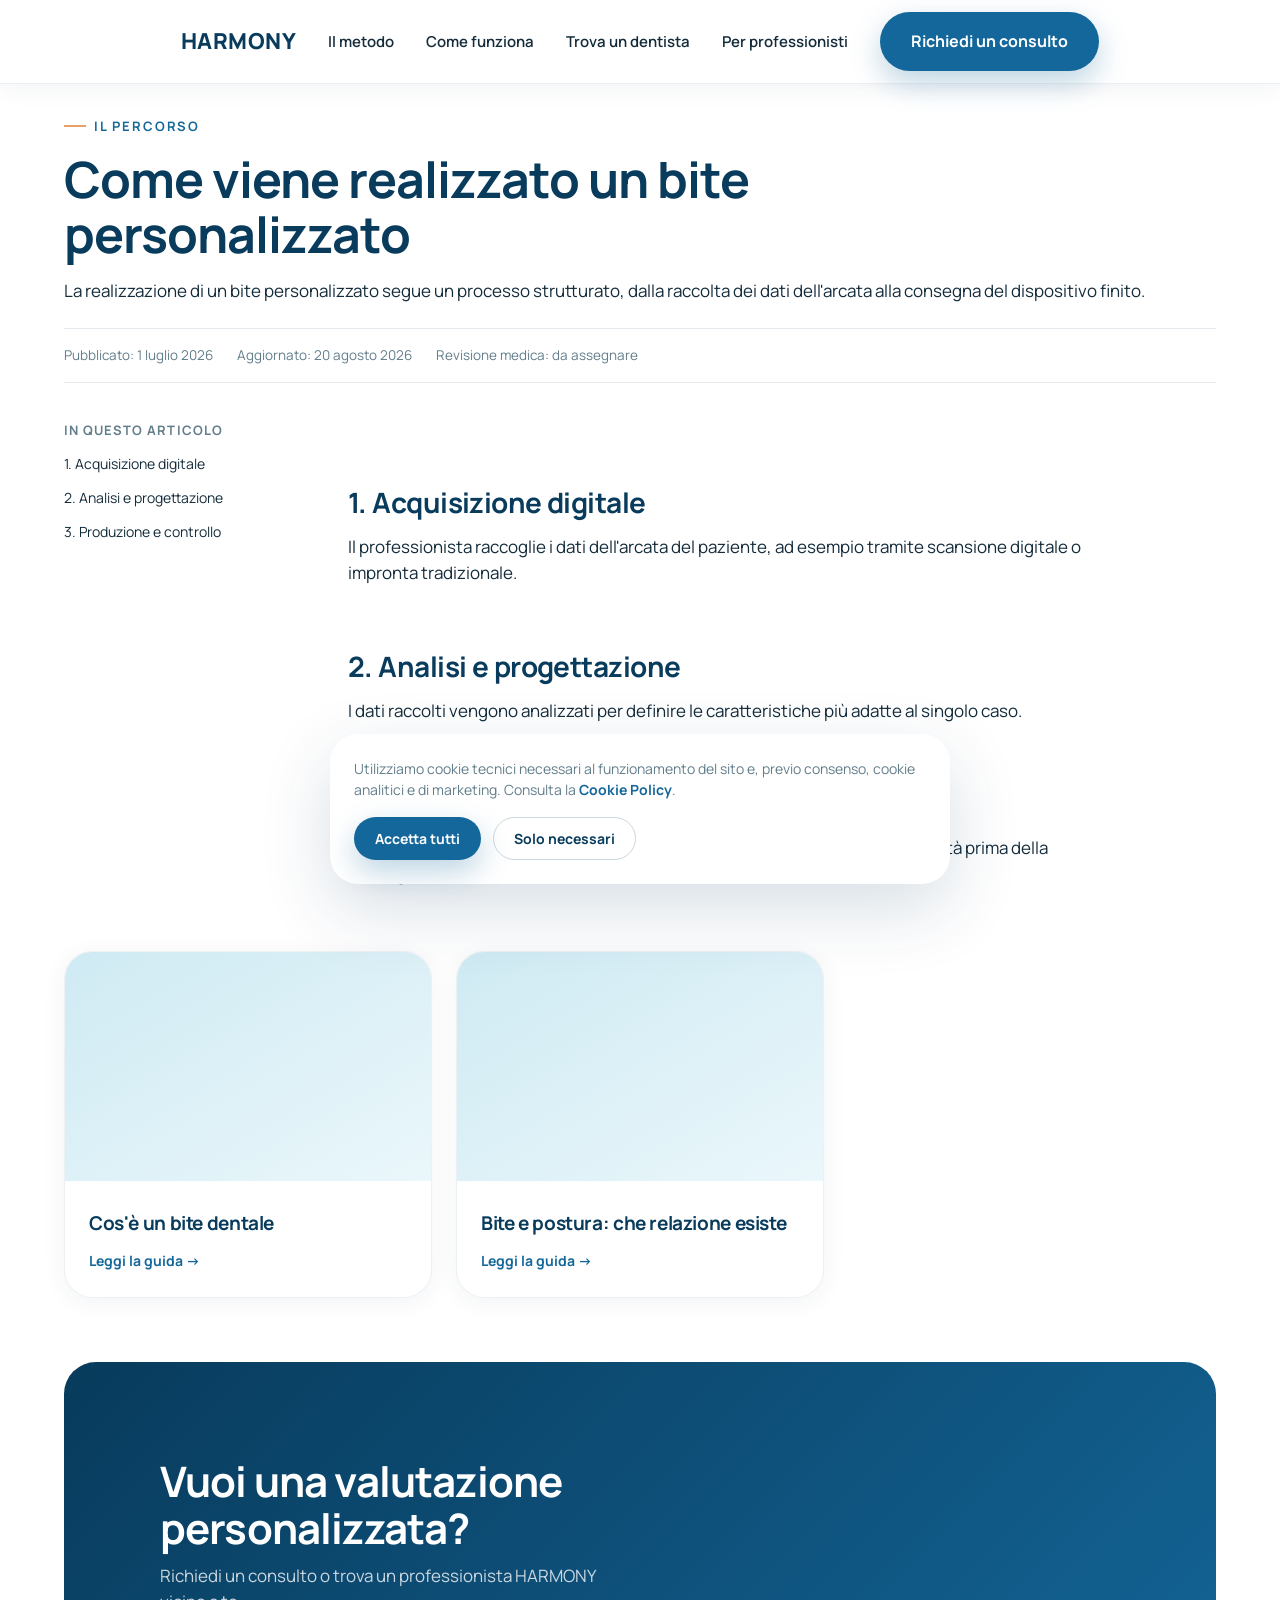
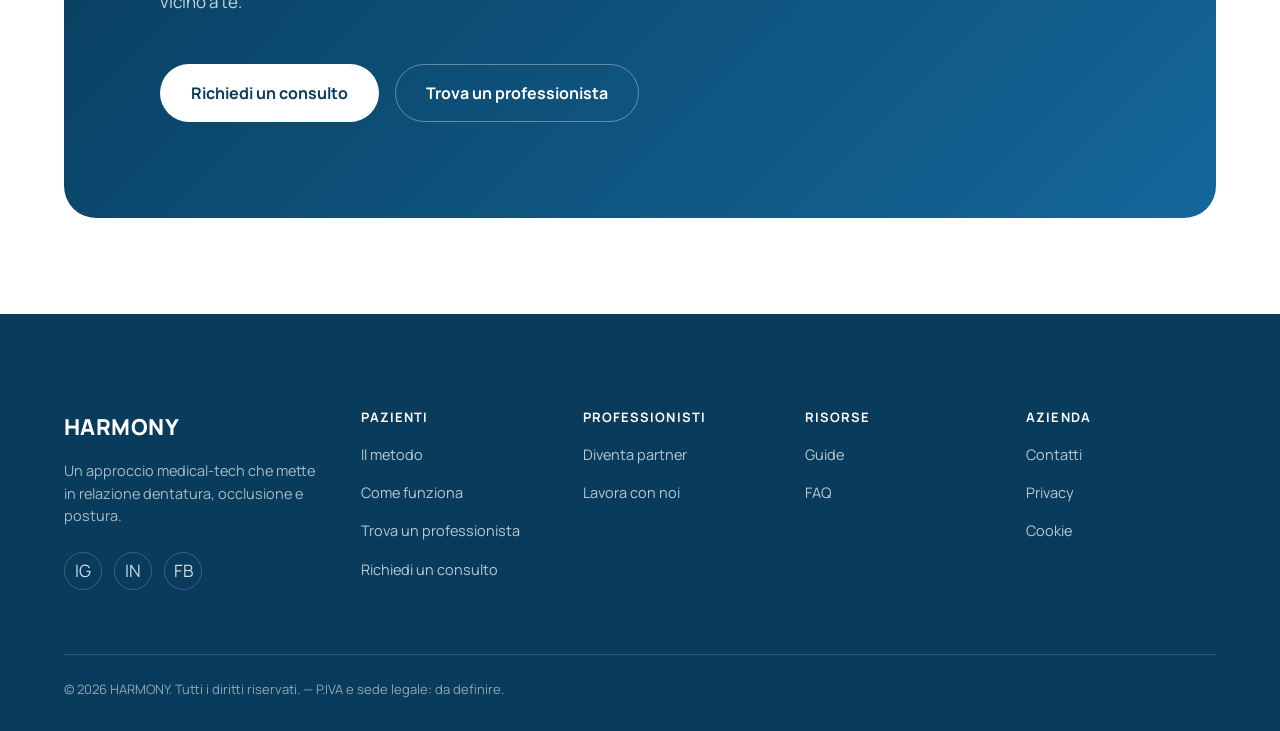
<file: guide/bite-personalizzato.html>
<!DOCTYPE html>
<html lang="it">
<head>
<meta charset="UTF-8" />
<meta name="viewport" content="width=device-width, initial-scale=1" />
<title>Come viene realizzato un bite personalizzato — Guide HARMONY</title>
<meta name="description" content="Le fasi principali che portano dalla valutazione clinica alla realizzazione di un bite personalizzato HARMONY." />
<meta name="robots" content="index, follow" />
<link rel="canonical" href="https://www.harmony-health.it/guide/bite-personalizzato" />
<meta property="og:type" content="article" />
<meta property="og:title" content="Come viene realizzato un bite personalizzato — Guide HARMONY" />
<meta property="og:description" content="Le fasi principali che portano dalla valutazione clinica alla realizzazione di un bite personalizzato HARMONY." />
<meta property="og:url" content="https://www.harmony-health.it/guide/bite-personalizzato" />
<meta property="og:image" content="/assets/img/og-default.jpg" />
<meta property="og:locale" content="it_IT" />
<meta name="twitter:card" content="summary_large_image" />
<link rel="icon" href="data:image/svg+xml,%3Csvg xmlns='http://www.w3.org/2000/svg' viewBox='0 0 32 32'%3E%3Crect width='32' height='32' rx='8' fill='%2314679A'/%3E%3Ctext x='16' y='22' font-family='Arial' font-weight='bold' font-size='16' fill='white' text-anchor='middle'%3EH%3C/text%3E%3C/svg%3E" />
<link rel="preconnect" href="https://fonts.googleapis.com" />
<link rel="preconnect" href="https://fonts.gstatic.com" crossorigin />
<link href="https://fonts.googleapis.com/css2?family=Manrope:wght@500;600;700;800&family=Inter:wght@400;500;600&display=swap" rel="stylesheet" />
<link rel="stylesheet" href="../assets/css/style.css" />
<script type="application/ld+json">
{
  "@context": "https://schema.org",
  "@type": "Article",
  "headline": "Come viene realizzato un bite personalizzato",
  "description": "Le fasi principali che portano dalla valutazione clinica alla realizzazione di un bite personalizzato HARMONY.",
  "datePublished": "2026-07-01",
  "dateModified": "2026-08-20",
  "author": { "@type": "Organization", "name": "HARMONY" }
}
</script>
</head>
<body>
<a class="skip-link" href="#main">Vai al contenuto principale</a>

<header class="site-header">
  <div class="container">
    <a href="../index.html" class="brand">HARMONY</a>
    <nav class="main-nav" aria-label="Navigazione principale">
      <ul>
        <li><a href="../il-metodo.html">Il metodo</a></li>
        <li><a href="../come-funziona.html">Come funziona</a></li>
        <li><a href="../trova-dentista.html">Trova un dentista</a></li>
        <li><a href="../professionisti.html">Per professionisti</a></li>
      </ul>
    </nav>
    <div class="header-actions">
      <a href="../contatti.html" class="btn btn-primary header-cta">Richiedi un consulto</a>
      <button class="nav-toggle" aria-label="Apri il menu" aria-expanded="false"><span></span></button>
    </div>
  </div>
</header>

<nav class="mobile-nav" aria-label="Navigazione mobile">
  <ul>
    <li><a href="../il-metodo.html">Il metodo</a></li>
    <li><a href="../come-funziona.html">Come funziona</a></li>
    <li><a href="../trova-dentista.html">Trova un dentista</a></li>
    <li><a href="../professionisti.html">Per professionisti</a></li>
    <li><a href="../guide/index.html">Guide</a></li>
    <li><a href="../faq.html">FAQ</a></li>
  </ul>
  <a href="../contatti.html" class="btn btn-primary btn-block">Richiedi un consulto</a>
</nav>


<main id="main">

  <section class="section" style="padding-top:calc(var(--header-h) + 24px)">
    <div class="container">
      <p class="eyebrow">Il percorso</p>
      <h1 style="font-size:clamp(32px,4.4vw,50px); max-width:760px;">Come viene realizzato un bite personalizzato</h1>
      <p class="lede" style="margin-top:16px">La realizzazione di un bite personalizzato segue un processo strutturato, dalla raccolta dei dati dell'arcata alla consegna del dispositivo finito.</p>
      <div class="article-meta">
        <span>Pubblicato: 1 luglio 2026</span>
        <span>Aggiornato: 20 agosto 2026</span>
        <span>Revisione medica: da assegnare</span>
      </div>

      <div class="article-layout" style="margin-top:40px">
        <aside class="article-toc" aria-label="Indice dell'articolo">
          <h4>In questo articolo</h4>
          <ul>
            <li><a href="#s0">1. Acquisizione digitale</a></li>
          <li><a href="#s1">2. Analisi e progettazione</a></li>
          <li><a href="#s2">3. Produzione e controllo</a></li>
          </ul>
        </aside>
        <div class="article-body">
          <h2 id="s0">1. Acquisizione digitale</h2>
      <p>Il professionista raccoglie i dati dell'arcata del paziente, ad esempio tramite scansione digitale o impronta tradizionale.</p>
      <h2 id="s1">2. Analisi e progettazione</h2>
      <p>I dati raccolti vengono analizzati per definire le caratteristiche più adatte al singolo caso.</p>
      <h2 id="s2">3. Produzione e controllo</h2>
      <p>Il bite viene realizzato sulla base del progetto e sottoposto a un controllo qualità prima della consegna al paziente.</p>
        </div>
      </div>

      <div class="related-grid">
        <article class="edu-card"><div class="edu-card__media"></div><div class="edu-card__body"><h3>Cos'è un bite dentale</h3><a class="edu-link" href="bite-dentale.html">Leggi la guida →</a></div></article>
        <article class="edu-card"><div class="edu-card__media"></div><div class="edu-card__body"><h3>Bite e postura: che relazione esiste</h3><a class="edu-link" href="bite-posturale.html">Leggi la guida →</a></div></article>
      </div>

      <div class="cta-block" style="margin-top:64px" data-reveal>
        <div>
          <h2>Vuoi una valutazione personalizzata?</h2>
          <p>Richiedi un consulto o trova un professionista HARMONY vicino a te.</p>
          <div class="hero-cta-row">
            <a href="../contatti.html" class="btn btn-light">Richiedi un consulto</a>
            <a href="../trova-dentista.html" class="btn btn-ghost-inverse">Trova un professionista</a>
          </div>
        </div>
      </div>
    </div>
  </section>

</main>

<footer class="site-footer">
  <div class="container">
    <div class="footer-grid">
      <div class="footer-brand">
        <a href="../index.html" class="brand">HARMONY</a>
        <p>Un approccio medical-tech che mette in relazione dentatura, occlusione e postura.</p>
        <div class="footer-social" style="margin-top:24px">
          <a href="#" aria-label="Instagram">IG</a>
          <a href="#" aria-label="LinkedIn">IN</a>
          <a href="#" aria-label="Facebook">FB</a>
        </div>
      </div>
      <div class="footer-col">
        <h5>Pazienti</h5>
        <ul>
          <li><a href="../il-metodo.html">Il metodo</a></li>
          <li><a href="../come-funziona.html">Come funziona</a></li>
          <li><a href="../trova-dentista.html">Trova un professionista</a></li>
          <li><a href="../contatti.html">Richiedi un consulto</a></li>
        </ul>
      </div>
      <div class="footer-col">
        <h5>Professionisti</h5>
        <ul>
          <li><a href="../diventa-partner.html">Diventa partner</a></li>
          <li><a href="../professionisti.html">Lavora con noi</a></li>
        </ul>
      </div>
      <div class="footer-col">
        <h5>Risorse</h5>
        <ul>
          <li><a href="../guide/index.html">Guide</a></li>
          <li><a href="../faq.html">FAQ</a></li>
        </ul>
      </div>
      <div class="footer-col">
        <h5>Azienda</h5>
        <ul>
          <li><a href="../contatti.html">Contatti</a></li>
          <li><a href="../privacy.html">Privacy</a></li>
          <li><a href="../cookie-policy.html">Cookie</a></li>
        </ul>
      </div>
    </div>
    <div class="footer-bottom">
      <span>&copy; 2026 HARMONY. Tutti i diritti riservati. — P.IVA e sede legale: da definire.</span>
    </div>
  </div>
</footer>

<div class="consent-banner" data-consent-banner>
  <p>Utilizziamo cookie tecnici necessari al funzionamento del sito e, previo consenso, cookie analitici e di marketing. Consulta la <a href="../cookie-policy.html">Cookie Policy</a>.</p>
  <div class="consent-actions">
    <button class="btn btn-primary" data-consent-accept>Accetta tutti</button>
    <button class="btn btn-outline" data-consent-reject>Solo necessari</button>
  </div>
</div>

<script src="../assets/js/data.js"></script>
<script src="../assets/js/main.js"></script>
</body>
</html>
</file>
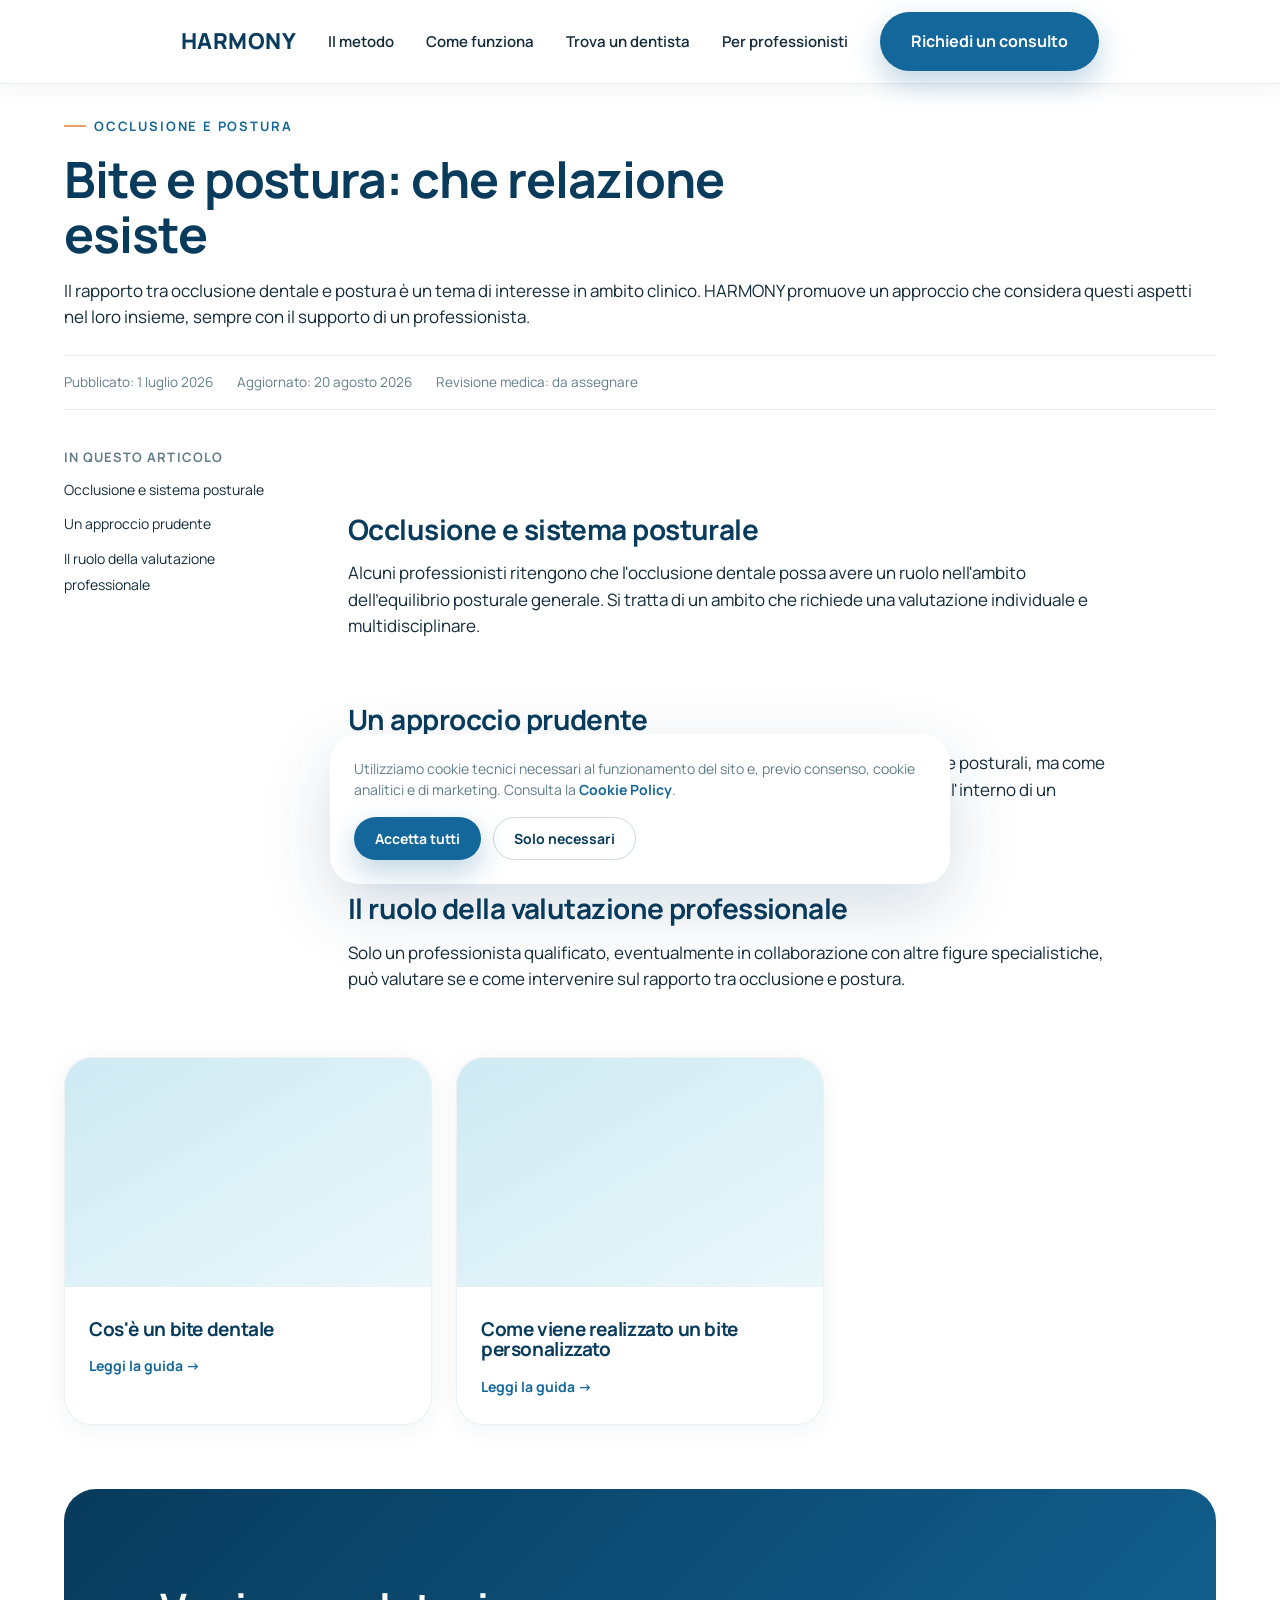
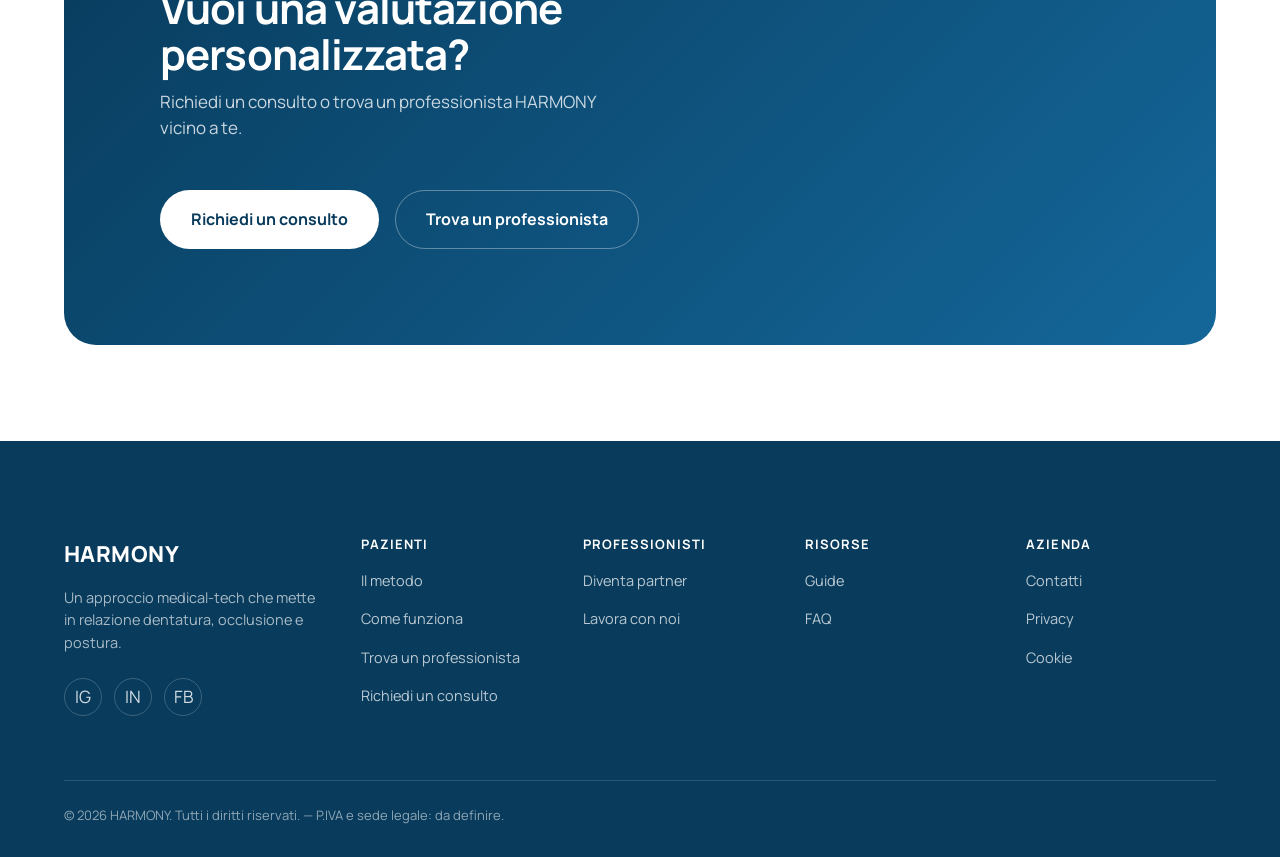
<file: guide/bite-posturale.html>
<!DOCTYPE html>
<html lang="it">
<head>
<meta charset="UTF-8" />
<meta name="viewport" content="width=device-width, initial-scale=1" />
<title>Bite e postura: che relazione esiste — Guide HARMONY</title>
<meta name="description" content="Un approfondimento su come occlusione e postura possano essere in relazione tra loro, secondo un approccio di valutazione professionale." />
<meta name="robots" content="index, follow" />
<link rel="canonical" href="https://www.harmony-health.it/guide/bite-posturale" />
<meta property="og:type" content="article" />
<meta property="og:title" content="Bite e postura: che relazione esiste — Guide HARMONY" />
<meta property="og:description" content="Un approfondimento su come occlusione e postura possano essere in relazione tra loro, secondo un approccio di valutazione professionale." />
<meta property="og:url" content="https://www.harmony-health.it/guide/bite-posturale" />
<meta property="og:image" content="/assets/img/og-default.jpg" />
<meta property="og:locale" content="it_IT" />
<meta name="twitter:card" content="summary_large_image" />
<link rel="icon" href="data:image/svg+xml,%3Csvg xmlns='http://www.w3.org/2000/svg' viewBox='0 0 32 32'%3E%3Crect width='32' height='32' rx='8' fill='%2314679A'/%3E%3Ctext x='16' y='22' font-family='Arial' font-weight='bold' font-size='16' fill='white' text-anchor='middle'%3EH%3C/text%3E%3C/svg%3E" />
<link rel="preconnect" href="https://fonts.googleapis.com" />
<link rel="preconnect" href="https://fonts.gstatic.com" crossorigin />
<link href="https://fonts.googleapis.com/css2?family=Manrope:wght@500;600;700;800&family=Inter:wght@400;500;600&display=swap" rel="stylesheet" />
<link rel="stylesheet" href="../assets/css/style.css" />
<script type="application/ld+json">
{
  "@context": "https://schema.org",
  "@type": "Article",
  "headline": "Bite e postura: che relazione esiste",
  "description": "Un approfondimento su come occlusione e postura possano essere in relazione tra loro, secondo un approccio di valutazione professionale.",
  "datePublished": "2026-07-01",
  "dateModified": "2026-08-20",
  "author": { "@type": "Organization", "name": "HARMONY" }
}
</script>
</head>
<body>
<a class="skip-link" href="#main">Vai al contenuto principale</a>

<header class="site-header">
  <div class="container">
    <a href="../index.html" class="brand">HARMONY</a>
    <nav class="main-nav" aria-label="Navigazione principale">
      <ul>
        <li><a href="../il-metodo.html">Il metodo</a></li>
        <li><a href="../come-funziona.html">Come funziona</a></li>
        <li><a href="../trova-dentista.html">Trova un dentista</a></li>
        <li><a href="../professionisti.html">Per professionisti</a></li>
      </ul>
    </nav>
    <div class="header-actions">
      <a href="../contatti.html" class="btn btn-primary header-cta">Richiedi un consulto</a>
      <button class="nav-toggle" aria-label="Apri il menu" aria-expanded="false"><span></span></button>
    </div>
  </div>
</header>

<nav class="mobile-nav" aria-label="Navigazione mobile">
  <ul>
    <li><a href="../il-metodo.html">Il metodo</a></li>
    <li><a href="../come-funziona.html">Come funziona</a></li>
    <li><a href="../trova-dentista.html">Trova un dentista</a></li>
    <li><a href="../professionisti.html">Per professionisti</a></li>
    <li><a href="../guide/index.html">Guide</a></li>
    <li><a href="../faq.html">FAQ</a></li>
  </ul>
  <a href="../contatti.html" class="btn btn-primary btn-block">Richiedi un consulto</a>
</nav>


<main id="main">

  <section class="section" style="padding-top:calc(var(--header-h) + 24px)">
    <div class="container">
      <p class="eyebrow">Occlusione e postura</p>
      <h1 style="font-size:clamp(32px,4.4vw,50px); max-width:760px;">Bite e postura: che relazione esiste</h1>
      <p class="lede" style="margin-top:16px">Il rapporto tra occlusione dentale e postura è un tema di interesse in ambito clinico. HARMONY promuove un approccio che considera questi aspetti nel loro insieme, sempre con il supporto di un professionista.</p>
      <div class="article-meta">
        <span>Pubblicato: 1 luglio 2026</span>
        <span>Aggiornato: 20 agosto 2026</span>
        <span>Revisione medica: da assegnare</span>
      </div>

      <div class="article-layout" style="margin-top:40px">
        <aside class="article-toc" aria-label="Indice dell'articolo">
          <h4>In questo articolo</h4>
          <ul>
            <li><a href="#s0">Occlusione e sistema posturale</a></li>
          <li><a href="#s1">Un approccio prudente</a></li>
          <li><a href="#s2">Il ruolo della valutazione professionale</a></li>
          </ul>
        </aside>
        <div class="article-body">
          <h2 id="s0">Occlusione e sistema posturale</h2>
      <p>Alcuni professionisti ritengono che l'occlusione dentale possa avere un ruolo nell'ambito dell'equilibrio posturale generale. Si tratta di un ambito che richiede una valutazione individuale e multidisciplinare.</p>
      <h2 id="s1">Un approccio prudente</h2>
      <p>HARMONY non presenta il bite come una soluzione risolutiva per problematiche posturali, ma come un dispositivo che, se indicato da un professionista, può essere considerato all'interno di un percorso di valutazione più ampio.</p>
      <h2 id="s2">Il ruolo della valutazione professionale</h2>
      <p>Solo un professionista qualificato, eventualmente in collaborazione con altre figure specialistiche, può valutare se e come intervenire sul rapporto tra occlusione e postura.</p>
        </div>
      </div>

      <div class="related-grid">
        <article class="edu-card"><div class="edu-card__media"></div><div class="edu-card__body"><h3>Cos'è un bite dentale</h3><a class="edu-link" href="bite-dentale.html">Leggi la guida →</a></div></article>
        <article class="edu-card"><div class="edu-card__media"></div><div class="edu-card__body"><h3>Come viene realizzato un bite personalizzato</h3><a class="edu-link" href="bite-personalizzato.html">Leggi la guida →</a></div></article>
      </div>

      <div class="cta-block" style="margin-top:64px" data-reveal>
        <div>
          <h2>Vuoi una valutazione personalizzata?</h2>
          <p>Richiedi un consulto o trova un professionista HARMONY vicino a te.</p>
          <div class="hero-cta-row">
            <a href="../contatti.html" class="btn btn-light">Richiedi un consulto</a>
            <a href="../trova-dentista.html" class="btn btn-ghost-inverse">Trova un professionista</a>
          </div>
        </div>
      </div>
    </div>
  </section>

</main>

<footer class="site-footer">
  <div class="container">
    <div class="footer-grid">
      <div class="footer-brand">
        <a href="../index.html" class="brand">HARMONY</a>
        <p>Un approccio medical-tech che mette in relazione dentatura, occlusione e postura.</p>
        <div class="footer-social" style="margin-top:24px">
          <a href="#" aria-label="Instagram">IG</a>
          <a href="#" aria-label="LinkedIn">IN</a>
          <a href="#" aria-label="Facebook">FB</a>
        </div>
      </div>
      <div class="footer-col">
        <h5>Pazienti</h5>
        <ul>
          <li><a href="../il-metodo.html">Il metodo</a></li>
          <li><a href="../come-funziona.html">Come funziona</a></li>
          <li><a href="../trova-dentista.html">Trova un professionista</a></li>
          <li><a href="../contatti.html">Richiedi un consulto</a></li>
        </ul>
      </div>
      <div class="footer-col">
        <h5>Professionisti</h5>
        <ul>
          <li><a href="../diventa-partner.html">Diventa partner</a></li>
          <li><a href="../professionisti.html">Lavora con noi</a></li>
        </ul>
      </div>
      <div class="footer-col">
        <h5>Risorse</h5>
        <ul>
          <li><a href="../guide/index.html">Guide</a></li>
          <li><a href="../faq.html">FAQ</a></li>
        </ul>
      </div>
      <div class="footer-col">
        <h5>Azienda</h5>
        <ul>
          <li><a href="../contatti.html">Contatti</a></li>
          <li><a href="../privacy.html">Privacy</a></li>
          <li><a href="../cookie-policy.html">Cookie</a></li>
        </ul>
      </div>
    </div>
    <div class="footer-bottom">
      <span>&copy; 2026 HARMONY. Tutti i diritti riservati. — P.IVA e sede legale: da definire.</span>
    </div>
  </div>
</footer>

<div class="consent-banner" data-consent-banner>
  <p>Utilizziamo cookie tecnici necessari al funzionamento del sito e, previo consenso, cookie analitici e di marketing. Consulta la <a href="../cookie-policy.html">Cookie Policy</a>.</p>
  <div class="consent-actions">
    <button class="btn btn-primary" data-consent-accept>Accetta tutti</button>
    <button class="btn btn-outline" data-consent-reject>Solo necessari</button>
  </div>
</div>

<script src="../assets/js/data.js"></script>
<script src="../assets/js/main.js"></script>
</body>
</html>
</file>
<file: assets/css/style.css>
/* ============================================================
   HARMONY — Design System
   Medical-tech, premium, editorial. Tokens first, components after.
   ============================================================ */

:root {
  /* Colors */
  --white: #ffffff;
  --off-white: #f7fafc;
  --ice: #eaf7fb;
  --light-blue: #cfeaf3;
  --primary: #14679a;
  --primary-dark: #0e4e76;
  --deep: #083b5c;
  --ink: #132b3a;
  --muted: #627d8a;
  --warm: #e8a06a;
  --warm-soft: #f0b27a;

  /* Spacing scale */
  --space-1: 4px;
  --space-2: 8px;
  --space-3: 12px;
  --space-4: 16px;
  --space-5: 24px;
  --space-6: 32px;
  --space-7: 48px;
  --space-8: 64px;
  --space-9: 96px;
  --space-10: 128px;

  /* Radius */
  --radius-sm: 20px;
  --radius-lg: 28px;
  --radius-xl: 32px;
  --radius-pill: 999px;

  /* Shadow */
  --shadow-soft: 0 4px 24px rgba(8, 59, 92, 0.06);
  --shadow-card: 0 8px 40px rgba(8, 59, 92, 0.08);
  --shadow-floating: 0 24px 70px rgba(8, 59, 92, 0.16);

  /* Typography */
  --font-sans: "Manrope", "Inter", -apple-system, BlinkMacSystemFont, "Segoe UI", sans-serif;

  /* Layout */
  --content-max: 1480px;
  --ease-smooth: cubic-bezier(0.22, 1, 0.36, 1);
  --header-h: 84px;
}

* {
  box-sizing: border-box;
}

html {
  scroll-behavior: smooth;
  -webkit-text-size-adjust: 100%;
}

@media (prefers-reduced-motion: reduce) {
  html {
    scroll-behavior: auto;
  }
  *,
  *::before,
  *::after {
    animation-duration: 0.001ms !important;
    animation-iteration-count: 1 !important;
    transition-duration: 0.001ms !important;
    scroll-behavior: auto !important;
  }
}

body {
  margin: 0;
  font-family: var(--font-sans);
  color: var(--ink);
  background: var(--white);
  line-height: 1.55;
  font-size: 17px;
  -webkit-font-smoothing: antialiased;
}

img {
  max-width: 100%;
  display: block;
}

a {
  color: inherit;
  text-decoration: none;
}

ul {
  margin: 0;
  padding: 0;
  list-style: none;
}

h1, h2, h3, h4, h5 {
  font-family: var(--font-sans);
  font-weight: 700;
  letter-spacing: -0.02em;
  line-height: 1.1;
  margin: 0;
  color: var(--deep);
}

p {
  margin: 0;
}

button {
  font-family: inherit;
  cursor: pointer;
}

/* Focus visibility for accessibility */
a:focus-visible,
button:focus-visible,
input:focus-visible,
textarea:focus-visible,
select:focus-visible {
  outline: 3px solid var(--primary);
  outline-offset: 3px;
  border-radius: 4px;
}

.skip-link {
  position: absolute;
  left: -9999px;
  top: 0;
  background: var(--deep);
  color: var(--white);
  padding: 12px 20px;
  z-index: 1000;
  border-radius: 0 0 10px 0;
}
.skip-link:focus {
  left: 0;
}

/* ============================================================
   Layout helpers
   ============================================================ */

.container {
  max-width: var(--content-max);
  margin: 0 auto;
  padding: 0 var(--space-5);
}

@media (min-width: 1024px) {
  .container {
    padding: 0 var(--space-8);
  }
}

.section {
  padding: var(--space-9) 0;
}

@media (max-width: 767px) {
  .section {
    padding: var(--space-7) 0;
  }
}

.section--tight {
  padding: var(--space-7) 0;
}

.bg-ice { background: var(--ice); }
.bg-offwhite { background: var(--off-white); }
.bg-deep { background: var(--deep); color: var(--white); }
.bg-deep h2, .bg-deep h3 { color: var(--white); }
.bg-primary { background: var(--primary); color: var(--white); }

.grid {
  display: grid;
  gap: var(--space-5);
}

.eyebrow {
  display: inline-flex;
  align-items: center;
  gap: var(--space-2);
  font-size: 13px;
  font-weight: 700;
  letter-spacing: 0.14em;
  text-transform: uppercase;
  color: var(--primary);
  margin-bottom: var(--space-4);
}

.eyebrow::before {
  content: "";
  width: 22px;
  height: 2px;
  background: var(--warm);
  display: inline-block;
}

.section-heading {
  max-width: 680px;
}

.section-heading h2 {
  font-size: clamp(30px, 4vw, 46px);
}

.section-heading p {
  margin-top: var(--space-4);
  font-size: 18px;
  color: var(--muted);
}

.text-muted { color: var(--muted); }
.text-center { text-align: center; }
.mx-auto { margin-left: auto; margin-right: auto; }

.visually-hidden {
  position: absolute;
  width: 1px;
  height: 1px;
  overflow: hidden;
  clip: rect(0 0 0 0);
  white-space: nowrap;
}

/* ============================================================
   Buttons
   ============================================================ */

.btn {
  display: inline-flex;
  align-items: center;
  justify-content: center;
  gap: var(--space-2);
  padding: 16px 30px;
  border-radius: var(--radius-pill);
  font-weight: 700;
  font-size: 16px;
  border: 1px solid transparent;
  transition: transform 0.25s var(--ease-smooth), box-shadow 0.25s var(--ease-smooth), background 0.25s var(--ease-smooth);
  white-space: nowrap;
}

.btn:hover {
  transform: translateY(-2px);
  box-shadow: 0 10px 26px rgba(8, 59, 92, 0.14);
}

.btn-primary {
  background: var(--primary);
  color: var(--white);
  box-shadow: 0 12px 30px rgba(20, 103, 154, 0.28);
}
.btn-primary:hover {
  background: var(--primary-dark);
  box-shadow: 0 16px 36px rgba(20, 103, 154, 0.36);
}

.btn-outline {
  background: transparent;
  color: var(--deep);
  border-color: rgba(8, 59, 92, 0.2);
}
.btn-outline:hover {
  border-color: var(--primary);
  background: var(--ice);
}

.btn-light {
  background: var(--white);
  color: var(--deep);
}
.btn-light:hover {
  background: var(--ice);
}

.btn-ghost-inverse {
  background: transparent;
  color: var(--white);
  border-color: rgba(255, 255, 255, 0.35);
}
.btn-ghost-inverse:hover {
  background: rgba(255, 255, 255, 0.12);
  box-shadow: none;
}

.btn-block { width: 100%; }
.btn[disabled] { opacity: 0.6; cursor: not-allowed; transform: none; }

/* ============================================================
   Header
   ============================================================ */

.site-header {
  position: fixed;
  top: 0;
  left: 0;
  right: 0;
  z-index: 200;
  height: var(--header-h);
  display: flex;
  align-items: center;
  transition: background 0.35s var(--ease-smooth), box-shadow 0.35s var(--ease-smooth), backdrop-filter 0.35s var(--ease-smooth), border-color 0.35s var(--ease-smooth);
  border-bottom: 1px solid transparent;
}

.site-header.is-transparent {
  background: transparent;
}

.site-header.is-solid {
  background: rgba(255, 255, 255, 0.78);
  backdrop-filter: blur(16px) saturate(160%);
  -webkit-backdrop-filter: blur(16px) saturate(160%);
  box-shadow: var(--shadow-soft);
  border-bottom-color: rgba(8, 59, 92, 0.08);
}

.site-header .container {
  display: flex;
  align-items: center;
  justify-content: space-between;
  gap: var(--space-6);
}

.brand {
  font-size: 22px;
  font-weight: 800;
  letter-spacing: 0.02em;
  color: var(--deep);
}

.main-nav {
  display: none;
}

.main-nav ul {
  display: flex;
  align-items: center;
  gap: var(--space-6);
}

.main-nav a {
  font-weight: 600;
  font-size: 15px;
  color: var(--ink);
  position: relative;
  padding: 6px 0;
}

.main-nav a::after {
  content: "";
  position: absolute;
  left: 0;
  right: 100%;
  bottom: 0;
  height: 2px;
  background: var(--primary);
  transition: right 0.3s var(--ease-smooth);
}

.main-nav a:hover::after,
.main-nav a[aria-current="page"]::after {
  right: 0;
}

.main-nav a[aria-current="page"] {
  color: var(--primary);
  font-weight: 700;
}

.mobile-nav a[aria-current="page"] {
  color: var(--primary);
}

.header-actions {
  display: flex;
  align-items: center;
  gap: var(--space-4);
}

.header-cta {
  display: none;
}

.nav-toggle {
  display: inline-flex;
  align-items: center;
  justify-content: center;
  width: 44px;
  height: 44px;
  border-radius: 12px;
  border: 1px solid rgba(8, 59, 92, 0.15);
  background: var(--white);
}

.nav-toggle span {
  display: block;
  width: 20px;
  height: 2px;
  background: var(--deep);
  position: relative;
}
.nav-toggle span::before,
.nav-toggle span::after {
  content: "";
  position: absolute;
  left: 0;
  width: 20px;
  height: 2px;
  background: var(--deep);
  transition: transform 0.25s var(--ease-smooth);
}
.nav-toggle span::before { top: -6px; }
.nav-toggle span::after { top: 6px; }

.mobile-nav {
  position: fixed;
  inset: 0;
  top: var(--header-h);
  background: var(--white);
  z-index: 190;
  padding: var(--space-6) var(--space-5);
  transform: translateY(-12px);
  opacity: 0;
  pointer-events: none;
  transition: opacity 0.3s var(--ease-smooth), transform 0.3s var(--ease-smooth);
  overflow-y: auto;
}

.mobile-nav.is-open {
  opacity: 1;
  transform: translateY(0);
  pointer-events: auto;
}

.mobile-nav ul {
  display: flex;
  flex-direction: column;
  gap: var(--space-2);
}

.mobile-nav a {
  display: block;
  padding: var(--space-4) 0;
  font-size: 22px;
  font-weight: 700;
  border-bottom: 1px solid rgba(8, 59, 92, 0.08);
  color: var(--deep);
}

.mobile-nav .btn {
  margin-top: var(--space-6);
}

@media (min-width: 1080px) {
  .main-nav { display: block; }
  .header-cta { display: inline-flex; }
  .nav-toggle { display: none; }
  .mobile-nav { display: none; }
}

/* ============================================================
   Hero
   ============================================================ */

.hero {
  position: relative;
  min-height: 100vh;
  display: flex;
  align-items: center;
  padding-top: calc(var(--header-h) + var(--space-7));
  padding-bottom: var(--space-8);
  overflow: hidden;
  background: linear-gradient(180deg, var(--ice) 0%, var(--white) 65%);
}

.hero::before {
  content: "";
  position: absolute;
  top: -20%;
  right: -10%;
  width: 60%;
  height: 80%;
  background: radial-gradient(circle at center, rgba(20, 103, 154, 0.14), transparent 70%);
  pointer-events: none;
}

.hero .container {
  display: grid;
  grid-template-columns: 1fr;
  gap: var(--space-8);
  align-items: center;
  position: relative;
  z-index: 2;
}

.hero-content {
  max-width: 620px;
}

.hero-content h1 {
  font-size: var(--h1-size, 44px);
  font-size: clamp(42px, 6.4vw, 80px);
}

.hero-content p.lede {
  margin-top: var(--space-5);
  font-size: 19px;
  color: var(--muted);
  max-width: 520px;
}

.hero-cta-row {
  display: flex;
  flex-wrap: wrap;
  gap: var(--space-4);
  margin-top: var(--space-7);
}

.hero-visual {
  position: relative;
  min-height: 420px;
  display: flex;
  align-items: center;
  justify-content: center;
}

.hero-visual-frame {
  position: relative;
  width: 100%;
  max-width: 520px;
  aspect-ratio: 4 / 5;
  border-radius: var(--radius-xl);
  overflow: hidden;
  box-shadow: var(--shadow-floating);
  background: linear-gradient(160deg, var(--light-blue), var(--ice));
}

.floating-chip {
  position: absolute;
  background: rgba(255, 255, 255, 0.92);
  backdrop-filter: blur(10px);
  border-radius: var(--radius-sm);
  padding: var(--space-3) var(--space-4);
  box-shadow: var(--shadow-card);
  display: flex;
  align-items: center;
  gap: var(--space-3);
  font-size: 14px;
  font-weight: 700;
  color: var(--deep);
  animation: float 6s ease-in-out infinite;
}

.floating-chip .dot {
  width: 10px;
  height: 10px;
  border-radius: 50%;
  background: var(--warm);
  flex-shrink: 0;
}

.chip-top { top: 8%; left: -6%; animation-delay: 0.4s; }
.chip-bottom { bottom: 10%; right: -8%; animation-delay: 1.2s; }

@media (max-width: 640px) {
  .floating-chip { display: none; }
}

@keyframes float {
  0%, 100% { transform: translateY(0); }
  50% { transform: translateY(-14px); }
}

@media (prefers-reduced-motion: reduce) {
  .floating-chip { animation: none; }
}

@media (min-width: 1024px) {
  .hero .container {
    grid-template-columns: 1.05fr 0.95fr;
  }
}

/* ============================================================
   Bite Viewer — static product photo card. No tilt/rotation:
   a flat photo reads as distorted under a fake 3D transform, so
   this is intentionally a plain, still image in a rounded frame.
   ============================================================ */

.bite-viewer {
  position: relative;
  width: 100%;
  aspect-ratio: 3 / 2;
  max-width: 368px;
  margin: 0 auto;
  display: flex;
  align-items: center;
  justify-content: center;
}

.bite-model {
  position: relative;
  width: 100%;
  height: 100%;
  border-radius: var(--radius-lg);
  overflow: hidden;
  box-shadow: 0 30px 60px rgba(8, 59, 92, 0.22);
}

.bite-photo {
  width: 100%;
  height: 100%;
  object-fit: cover;
  display: block;
}

/* ============================================================
   Media Slider
   ============================================================ */

.media-slider {
  position: relative;
  border-radius: var(--radius-xl);
  overflow: hidden;
  aspect-ratio: 4 / 5;
  box-shadow: var(--shadow-floating);
}

.media-slider__track {
  position: relative;
  width: 100%;
  height: 100%;
}

.media-slide {
  position: absolute;
  inset: 0;
  opacity: 0;
  transition: opacity 0.9s var(--ease-smooth);
  display: flex;
  align-items: flex-end;
  padding: var(--space-6);
  color: var(--white);
}

.media-slide.is-active { opacity: 1; }

.media-slide::before {
  content: "";
  position: absolute;
  inset: 0;
  background: linear-gradient(180deg, transparent 40%, rgba(8, 27, 41, 0.65) 100%), var(--slide-bg);
  background-size: cover;
  background-position: center;
  z-index: -1;
}

/* Relative url() in a custom property resolves against this stylesheet,
   not the HTML file, so real photo slides get their own rule here. */
.media-slide--bite-photo::before {
  background-image: linear-gradient(180deg, transparent 40%, rgba(8, 27, 41, 0.65) 100%), url("../img/demoBiteImage.jpg");
}

.media-slide__label {
  font-weight: 700;
  font-size: 15px;
  background: rgba(255, 255, 255, 0.18);
  backdrop-filter: blur(6px);
  padding: 8px 16px;
  border-radius: var(--radius-pill);
}

.media-slider__dots {
  position: absolute;
  bottom: var(--space-4);
  right: var(--space-4);
  display: flex;
  gap: 8px;
  z-index: 3;
}

.media-slider__dots button {
  width: 8px;
  height: 8px;
  border-radius: 50%;
  border: none;
  background: rgba(255, 255, 255, 0.5);
  padding: 0;
}

.media-slider__dots button.is-active {
  background: var(--white);
  width: 22px;
  border-radius: var(--radius-pill);
  transition: width 0.3s var(--ease-smooth);
}

/* ============================================================
   Trust strip
   ============================================================ */

.trust-strip {
  border-top: 1px solid rgba(8, 59, 92, 0.08);
  border-bottom: 1px solid rgba(8, 59, 92, 0.08);
  padding: var(--space-6) 0;
}

.trust-strip ul {
  display: grid;
  grid-template-columns: repeat(2, 1fr);
  gap: var(--space-5);
}

.trust-item {
  display: flex;
  align-items: center;
  gap: var(--space-3);
  font-weight: 700;
  font-size: 15px;
  color: var(--deep);
}

.trust-item .icon {
  width: 40px;
  height: 40px;
  border-radius: 12px;
  background: var(--ice);
  display: flex;
  align-items: center;
  justify-content: center;
  flex-shrink: 0;
  color: var(--primary);
}

@media (min-width: 900px) {
  .trust-strip ul { grid-template-columns: repeat(4, 1fr); }
}

/* ============================================================
   Cards
   ============================================================ */

.card {
  background: var(--white);
  border-radius: var(--radius-lg);
  border: 1px solid rgba(8, 59, 92, 0.06);
  box-shadow: var(--shadow-soft);
  padding: var(--space-6);
  transition: transform 0.3s var(--ease-smooth), box-shadow 0.3s var(--ease-smooth);
}

.card:hover {
  transform: translateY(-4px);
  box-shadow: 0 14px 46px rgba(8, 59, 92, 0.12);
}

.card--ice { background: var(--ice); border-color: transparent; }
.card--deep { background: var(--deep); color: var(--white); border-color: transparent; }
.card--deep h3, .card--deep h4 { color: var(--white); }

.card-number {
  font-size: 14px;
  font-weight: 800;
  color: var(--warm);
  letter-spacing: 0.08em;
}

.card h3 {
  font-size: 21px;
  margin-top: var(--space-2);
}

.card p {
  margin-top: var(--space-3);
  color: var(--muted);
  font-size: 15.5px;
}

.card--deep p { color: rgba(255, 255, 255, 0.75); }

/* ============================================================
   Editorial split block
   ============================================================ */

.split-block {
  display: grid;
  gap: var(--space-6);
  align-items: center;
}

@media (min-width: 960px) {
  .split-block { grid-template-columns: 1.15fr 1fr; gap: var(--space-8); }
  .split-block.is-reversed { grid-template-columns: 1fr 1.15fr; }
  .split-block.is-reversed .split-media { order: 2; }
}

.split-media {
  border-radius: var(--radius-xl);
  overflow: hidden;
  aspect-ratio: 5 / 4.4;
  box-shadow: var(--shadow-card);
}

.split-media img,
.split-media .media-fill {
  width: 100%;
  height: 100%;
  object-fit: cover;
}

.media-fill {
  background: linear-gradient(140deg, var(--light-blue), var(--ice) 60%, var(--white));
}

.micro-card-list {
  display: grid;
  gap: var(--space-3);
  margin-top: var(--space-6);
}

.micro-card {
  display: flex;
  align-items: center;
  gap: var(--space-4);
  background: var(--off-white);
  border-radius: var(--radius-sm);
  padding: var(--space-4) var(--space-5);
}

.micro-card .icon {
  width: 44px;
  height: 44px;
  border-radius: 12px;
  background: var(--white);
  display: flex;
  align-items: center;
  justify-content: center;
  color: var(--primary);
  flex-shrink: 0;
  box-shadow: var(--shadow-soft);
}

.micro-card strong { display: block; font-size: 16px; color: var(--deep); }
.micro-card span { font-size: 14px; color: var(--muted); }

/* ============================================================
   Benefits grid (asymmetric: 1 large + 2 small + visual)
   ============================================================ */

.benefits-grid {
  display: grid;
  gap: var(--space-5);
  grid-template-columns: 1fr;
}

@media (min-width: 900px) {
  .benefits-grid {
    grid-template-columns: 1.3fr 1fr;
    grid-template-rows: auto auto;
  }
  .benefit-visual { grid-row: 1 / 3; }
  .benefit-small-wrap { display: grid; gap: var(--space-5); }
}

.benefit-visual {
  border-radius: var(--radius-xl);
  min-height: 320px;
  background: linear-gradient(150deg, var(--deep), var(--primary));
  color: var(--white);
  padding: var(--space-7);
  display: flex;
  flex-direction: column;
  justify-content: flex-end;
  box-shadow: var(--shadow-card);
  position: relative;
  overflow: hidden;
}

.benefit-visual h3 { color: var(--white); font-size: 28px; max-width: 320px; }
.benefit-visual p { color: rgba(255,255,255,0.75); margin-top: var(--space-3); }

/* ============================================================
   Process / timeline
   ============================================================ */

.process-steps {
  display: grid;
  gap: var(--space-5);
  grid-template-columns: 1fr;
  counter-reset: step;
}

@media (min-width: 900px) {
  .process-steps { grid-template-columns: repeat(4, 1fr); }
  .process-steps--3col { grid-template-columns: repeat(3, 1fr); }
}

.process-step {
  background: var(--white);
  border: 1px solid rgba(8, 59, 92, 0.08);
  border-radius: var(--radius-lg);
  padding: var(--space-6) var(--space-5);
  position: relative;
}

.process-step .step-index {
  font-size: 40px;
  font-weight: 800;
  color: var(--light-blue);
  -webkit-text-stroke: 1px var(--primary);
}

.process-step h3 { margin-top: var(--space-3); font-size: 19px; }
.process-step p { margin-top: var(--space-2); color: var(--muted); font-size: 15px; }

.timeline {
  display: grid;
  gap: var(--space-5);
  grid-template-columns: 1fr;
}

@media (min-width: 900px) {
  .timeline { grid-template-columns: repeat(5, 1fr); }
}

.timeline-item {
  border-top: 3px solid var(--light-blue);
  padding-top: var(--space-4);
}

.timeline-item .step-index { color: var(--primary); font-weight: 800; font-size: 14px; letter-spacing: 0.08em; }
.timeline-item h4 { margin-top: var(--space-2); font-size: 17px; color: var(--deep); }
.timeline-item p { margin-top: var(--space-2); font-size: 14.5px; color: var(--muted); }

/* ============================================================
   Dentist Locator
   ============================================================ */

.locator-panel {
  display: grid;
  gap: var(--space-6);
}

@media (min-width: 960px) {
  .locator-panel { grid-template-columns: 1fr 1.05fr; align-items: start; }
}

.locator-search {
  display: flex;
  gap: var(--space-3);
  flex-wrap: wrap;
  background: var(--white);
  border-radius: var(--radius-lg);
  padding: var(--space-3);
  box-shadow: var(--shadow-card);
  border: 1px solid rgba(8,59,92,0.06);
}

.locator-search input[type="text"] {
  flex: 1 1 220px;
  border: none;
  outline: none;
  font-size: 16px;
  padding: 12px 16px;
  font-family: inherit;
  background: transparent;
  min-width: 0;
}

.locator-search .btn {
  padding: 14px 20px;
  font-size: 14px;
}

.locator-results {
  margin-top: var(--space-5);
  display: grid;
  gap: var(--space-4);
  max-height: 520px;
  overflow-y: auto;
  padding-right: 4px;
}

.dentist-card {
  display: flex;
  gap: var(--space-4);
  background: var(--white);
  border: 1px solid rgba(8, 59, 92, 0.08);
  border-radius: var(--radius-sm);
  padding: var(--space-5);
}

.dentist-card .avatar {
  width: 52px;
  height: 52px;
  border-radius: 14px;
  background: var(--ice);
  color: var(--primary);
  display: flex;
  align-items: center;
  justify-content: center;
  font-weight: 800;
  flex-shrink: 0;
}

.dentist-card h4 { font-size: 17px; color: var(--deep); }
.dentist-card .meta { font-size: 14px; color: var(--muted); margin-top: 4px; }
.dentist-card .distance { font-size: 13px; font-weight: 700; color: var(--primary); margin-top: 6px; }
.dentist-card .actions { margin-top: var(--space-3); display: flex; gap: var(--space-3); flex-wrap: wrap; }
.dentist-card .actions a { font-size: 13.5px; font-weight: 700; color: var(--primary); }

.locator-map {
  border-radius: var(--radius-xl);
  min-height: 420px;
  background: linear-gradient(160deg, var(--ice), var(--light-blue));
  position: relative;
  overflow: hidden;
  display: flex;
  align-items: center;
  justify-content: center;
  /* Contains Leaflet's internal z-index (up to 1000 for controls) so
     it can never float above the fixed header/consent banner. */
  isolation: isolate;
  z-index: 0;
}

.locator-map.leaflet-container {
  background: var(--ice);
  cursor: default !important;
}

.locator-map .leaflet-control-attribution {
  font-size: 10px;
  background: rgba(255, 255, 255, 0.7);
}

.locator-map__note {
  position: absolute;
  bottom: var(--space-4);
  left: var(--space-4);
  right: var(--space-4);
  background: rgba(255,255,255,0.85);
  backdrop-filter: blur(8px);
  border-radius: var(--radius-sm);
  padding: var(--space-3) var(--space-4);
  font-size: 13px;
  color: var(--muted);
}

.map-pin {
  position: absolute;
  width: 14px;
  height: 14px;
  border-radius: 50%;
  background: var(--primary);
  box-shadow: 0 0 0 6px rgba(20,103,154,0.18);
}

.locator-empty {
  padding: var(--space-6);
  text-align: center;
  color: var(--muted);
  background: var(--off-white);
  border-radius: var(--radius-sm);
}

/* ============================================================
   Forms
   ============================================================ */

.form-card {
  background: var(--white);
  border-radius: var(--radius-xl);
  box-shadow: var(--shadow-card);
  padding: var(--space-7);
  border: 1px solid rgba(8, 59, 92, 0.06);
}

.form-grid {
  display: grid;
  gap: var(--space-4);
  grid-template-columns: 1fr;
}

@media (min-width: 640px) {
  .form-grid.cols-2 { grid-template-columns: 1fr 1fr; }
}

.field {
  display: flex;
  flex-direction: column;
  gap: 6px;
}

.field label {
  font-size: 14px;
  font-weight: 700;
  color: var(--deep);
}

.field input,
.field textarea,
.field select {
  border: 1px solid rgba(8, 59, 92, 0.16);
  border-radius: 12px;
  padding: 13px 16px;
  font-size: 15px;
  font-family: inherit;
  background: var(--off-white);
  transition: border-color 0.2s ease, background 0.2s ease;
}

.field input:focus,
.field textarea:focus,
.field select:focus {
  border-color: var(--primary);
  background: var(--white);
  outline: none;
}

.field textarea { resize: vertical; min-height: 110px; }

.field.has-error input,
.field.has-error textarea {
  border-color: #c0503f;
}

.field-error {
  font-size: 13px;
  color: #c0503f;
  display: none;
}

.field.has-error .field-error { display: block; }

.field-checkbox {
  display: flex;
  align-items: flex-start;
  gap: 10px;
  font-size: 13.5px;
  color: var(--muted);
}

.field-checkbox input { margin-top: 3px; }

.form-actions {
  margin-top: var(--space-5);
  display: flex;
  align-items: center;
  gap: var(--space-4);
  flex-wrap: wrap;
}

.form-status {
  margin-top: var(--space-5);
  padding: var(--space-4) var(--space-5);
  border-radius: var(--radius-sm);
  font-weight: 600;
  font-size: 14.5px;
  display: none;
}

.form-status.is-success {
  display: block;
  background: #e4f5ea;
  color: #1e6b3f;
}

.form-status.is-error {
  display: block;
  background: #fbeae7;
  color: #a13c2c;
}

/* ============================================================
   Educational cards
   ============================================================ */

.edu-grid {
  display: grid;
  gap: var(--space-5);
  grid-template-columns: 1fr;
}

@media (min-width: 700px) {
  .edu-grid { grid-template-columns: repeat(2, 1fr); }
}
@media (min-width: 1100px) {
  .edu-grid { grid-template-columns: repeat(3, 1fr); }
}

.edu-card {
  border-radius: var(--radius-lg);
  overflow: hidden;
  background: var(--white);
  border: 1px solid rgba(8,59,92,0.07);
  box-shadow: var(--shadow-soft);
  transition: transform 0.3s var(--ease-smooth), box-shadow 0.3s var(--ease-smooth);
}

.edu-card:hover { transform: translateY(-4px); box-shadow: 0 14px 46px rgba(8, 59, 92, 0.12); }

.edu-card__media {
  aspect-ratio: 16/10;
  background: linear-gradient(150deg, var(--light-blue), var(--ice));
}

.edu-card__body { padding: var(--space-5); }

.edu-card__category {
  font-size: 12px;
  font-weight: 800;
  letter-spacing: 0.08em;
  text-transform: uppercase;
  color: var(--primary);
}

.edu-card h3 { margin-top: var(--space-2); font-size: 19px; }
.edu-card p { margin-top: var(--space-2); color: var(--muted); font-size: 14.5px; }
.edu-card .edu-link { display: inline-block; margin-top: var(--space-4); font-weight: 700; font-size: 14px; color: var(--primary); }

/* ============================================================
   Testimonials
   ============================================================ */

.testimonial-card {
  background: var(--white);
  border-radius: var(--radius-lg);
  padding: var(--space-6);
  border: 1px solid rgba(8,59,92,0.07);
  box-shadow: var(--shadow-soft);
}

.testimonial-card p.quote {
  font-size: 18px;
  color: var(--deep);
  font-weight: 500;
}

.testimonial-card .author {
  margin-top: var(--space-5);
  display: flex;
  align-items: center;
  gap: var(--space-3);
}

.testimonial-card .avatar {
  width: 44px;
  height: 44px;
  border-radius: 50%;
  background: var(--ice);
  color: var(--primary);
  display: flex;
  align-items: center;
  justify-content: center;
  font-weight: 800;
}

.testimonials-track {
  display: grid;
  gap: var(--space-5);
  grid-template-columns: 1fr;
}

@media (min-width: 900px) {
  .testimonials-track { grid-template-columns: repeat(3, 1fr); }
}

.placeholder-badge {
  display: inline-block;
  margin-top: var(--space-3);
  font-size: 12px;
  color: var(--muted);
  background: var(--off-white);
  padding: 4px 10px;
  border-radius: var(--radius-pill);
}

/* ============================================================
   FAQ accordion
   ============================================================ */

.faq-list {
  border-top: 1px solid rgba(8,59,92,0.1);
}

.faq-item {
  border-bottom: 1px solid rgba(8,59,92,0.1);
}

.faq-question {
  width: 100%;
  display: flex;
  align-items: center;
  justify-content: space-between;
  gap: var(--space-4);
  padding: var(--space-5) 0;
  background: none;
  border: none;
  text-align: left;
  font-size: 17px;
  font-weight: 700;
  color: var(--deep);
}

.faq-question .plus {
  width: 28px;
  height: 28px;
  border-radius: 50%;
  background: var(--ice);
  color: var(--primary);
  flex-shrink: 0;
  display: flex;
  align-items: center;
  justify-content: center;
  font-size: 18px;
  transition: transform 0.3s var(--ease-smooth);
}

.faq-item.is-open .plus { transform: rotate(45deg); }

.faq-answer {
  max-height: 0;
  overflow: hidden;
  transition: max-height 0.35s var(--ease-smooth);
}

.faq-answer-inner {
  padding-bottom: var(--space-5);
  color: var(--muted);
  font-size: 15.5px;
  max-width: 760px;
}

/* ============================================================
   CTA sections
   ============================================================ */

.cta-block {
  border-radius: var(--radius-xl);
  background: linear-gradient(135deg, var(--deep), var(--primary));
  color: var(--white);
  padding: var(--space-8);
  display: grid;
  gap: var(--space-6);
  align-items: center;
  position: relative;
  overflow: hidden;
}

.cta-block h2 { color: var(--white); font-size: clamp(28px, 4vw, 42px); max-width: 520px; }
.cta-block p { color: rgba(255,255,255,0.78); margin-top: var(--space-3); max-width: 460px; }

@media (min-width: 960px) {
  .cta-block { grid-template-columns: 1.1fr 0.9fr; padding: var(--space-9); }
}

.cta-block .cta-visual {
  display: flex;
  align-items: center;
  justify-content: center;
}

.partner-block {
  border-radius: var(--radius-xl);
  background: var(--ice);
  padding: var(--space-8);
  display: grid;
  gap: var(--space-6);
}

@media (min-width: 960px) {
  .partner-block { grid-template-columns: 1fr 1fr; align-items: center; padding: var(--space-9); }
}

/* ============================================================
   Page header (subpages)
   ============================================================ */

.page-hero {
  padding: calc(var(--header-h) + var(--space-6)) 0 var(--space-8);
  background: linear-gradient(180deg, var(--ice), var(--white));
}

.page-hero h1 { font-size: clamp(36px, 5vw, 58px); max-width: 780px; }
.page-hero p.lede { margin-top: var(--space-4); font-size: 18px; color: var(--muted); max-width: 620px; }

/* ============================================================
   Article
   ============================================================ */

.article-layout {
  display: grid;
  gap: var(--space-8);
  grid-template-columns: 1fr;
}

@media (min-width: 1000px) {
  .article-layout { grid-template-columns: 220px 1fr; }
}

.article-toc {
  position: sticky;
  top: calc(var(--header-h) + var(--space-5));
  align-self: start;
}

.article-toc h4 { font-size: 13px; text-transform: uppercase; letter-spacing: 0.08em; color: var(--muted); margin-bottom: var(--space-3); }
.article-toc ul { display: grid; gap: var(--space-2); }
.article-toc a { font-size: 14px; color: var(--ink); }
.article-toc a:hover { color: var(--primary); }

.article-body { max-width: 760px; }
.article-body h2 { font-size: 28px; margin-top: var(--space-8); }
.article-body h3 { font-size: 21px; margin-top: var(--space-6); color: var(--deep); }
.article-body p { margin-top: var(--space-4); color: var(--ink); font-size: 17px; }
.article-body ul { margin-top: var(--space-4); display: grid; gap: var(--space-2); padding-left: 22px; list-style: disc; color: var(--ink); }

.article-meta {
  display: flex;
  flex-wrap: wrap;
  gap: var(--space-5);
  margin-top: var(--space-5);
  font-size: 13.5px;
  color: var(--muted);
  border-top: 1px solid rgba(8,59,92,0.1);
  border-bottom: 1px solid rgba(8,59,92,0.1);
  padding: var(--space-4) 0;
}

.related-grid {
  margin-top: var(--space-8);
  display: grid;
  gap: var(--space-5);
  grid-template-columns: 1fr;
}
@media (min-width: 700px) {
  .related-grid { grid-template-columns: repeat(3, 1fr); }
}

/* ============================================================
   Footer
   ============================================================ */

.site-footer {
  background: var(--deep);
  color: rgba(255,255,255,0.82);
  padding: var(--space-9) 0 var(--space-6);
}

.footer-grid {
  display: grid;
  gap: var(--space-6);
  grid-template-columns: 1fr;
}

@media (min-width: 700px) {
  .footer-grid { grid-template-columns: repeat(3, 1fr); }
}
@media (min-width: 1080px) {
  .footer-grid { grid-template-columns: 1.4fr repeat(4, 1fr); }
}

.footer-brand .brand { color: var(--white); }
.footer-brand p { margin-top: var(--space-4); font-size: 14.5px; color: rgba(255,255,255,0.65); max-width: 280px; }

.footer-col h5 {
  color: var(--white);
  font-size: 13px;
  text-transform: uppercase;
  letter-spacing: 0.08em;
  margin-bottom: var(--space-4);
}

.footer-col ul { display: grid; gap: var(--space-3); }
.footer-col a { font-size: 14.5px; color: rgba(255,255,255,0.72); }
.footer-col a:hover { color: var(--white); }

.footer-bottom {
  margin-top: var(--space-8);
  padding-top: var(--space-5);
  border-top: 1px solid rgba(255,255,255,0.14);
  display: flex;
  flex-wrap: wrap;
  gap: var(--space-4);
  justify-content: space-between;
  align-items: center;
  font-size: 13px;
  color: rgba(255,255,255,0.55);
}

.footer-social { display: flex; gap: var(--space-3); }
.footer-social a {
  width: 38px;
  height: 38px;
  border-radius: 50%;
  border: 1px solid rgba(255,255,255,0.2);
  display: flex;
  align-items: center;
  justify-content: center;
}
.footer-social a:hover { background: rgba(255,255,255,0.1); }

/* ============================================================
   Cookie consent banner
   ============================================================ */

.consent-banner {
  position: fixed;
  left: var(--space-4);
  right: var(--space-4);
  bottom: var(--space-4);
  max-width: 620px;
  margin: 0 auto;
  background: var(--white);
  border-radius: var(--radius-lg);
  box-shadow: var(--shadow-floating);
  padding: var(--space-5);
  z-index: 500;
  transform: translateY(140%);
  transition: transform 0.5s var(--ease-smooth);
}

.consent-banner.is-visible { transform: translateY(0); }

.consent-banner p { font-size: 14px; color: var(--muted); }
.consent-banner a { color: var(--primary); font-weight: 700; }

.consent-actions {
  margin-top: var(--space-4);
  display: flex;
  gap: var(--space-3);
  flex-wrap: wrap;
}

.consent-actions .btn { padding: 11px 20px; font-size: 14px; }

/* ============================================================
   Scroll reveal
   ============================================================ */

[data-reveal] {
  opacity: 0;
  transform: translateY(28px);
  transition: opacity 0.7s var(--ease-smooth), transform 0.7s var(--ease-smooth);
}

[data-reveal].is-visible {
  opacity: 1;
  transform: translateY(0);
}

@media (prefers-reduced-motion: reduce) {
  [data-reveal] { opacity: 1; transform: none; transition: none; }
}

/* ============================================================
   404
   ============================================================ */

.error-page {
  min-height: 80vh;
  display: flex;
  align-items: center;
  justify-content: center;
  text-align: center;
  padding: calc(var(--header-h) + var(--space-6)) var(--space-5) var(--space-8);
}

.error-page h1 { font-size: clamp(36px, 6vw, 64px); }
.error-page p { margin-top: var(--space-4); color: var(--muted); font-size: 18px; }
.error-page .btn { margin-top: var(--space-6); }

/* ============================================================
   Utilities
   ============================================================ */

.stack { display: grid; gap: var(--space-5); }
.hidden { display: none !important; }

@media (max-width: 899px) {
  .hide-mobile { display: none !important; }
}
@media (min-width: 900px) {
  .hide-desktop { display: none !important; }
}
</file>
